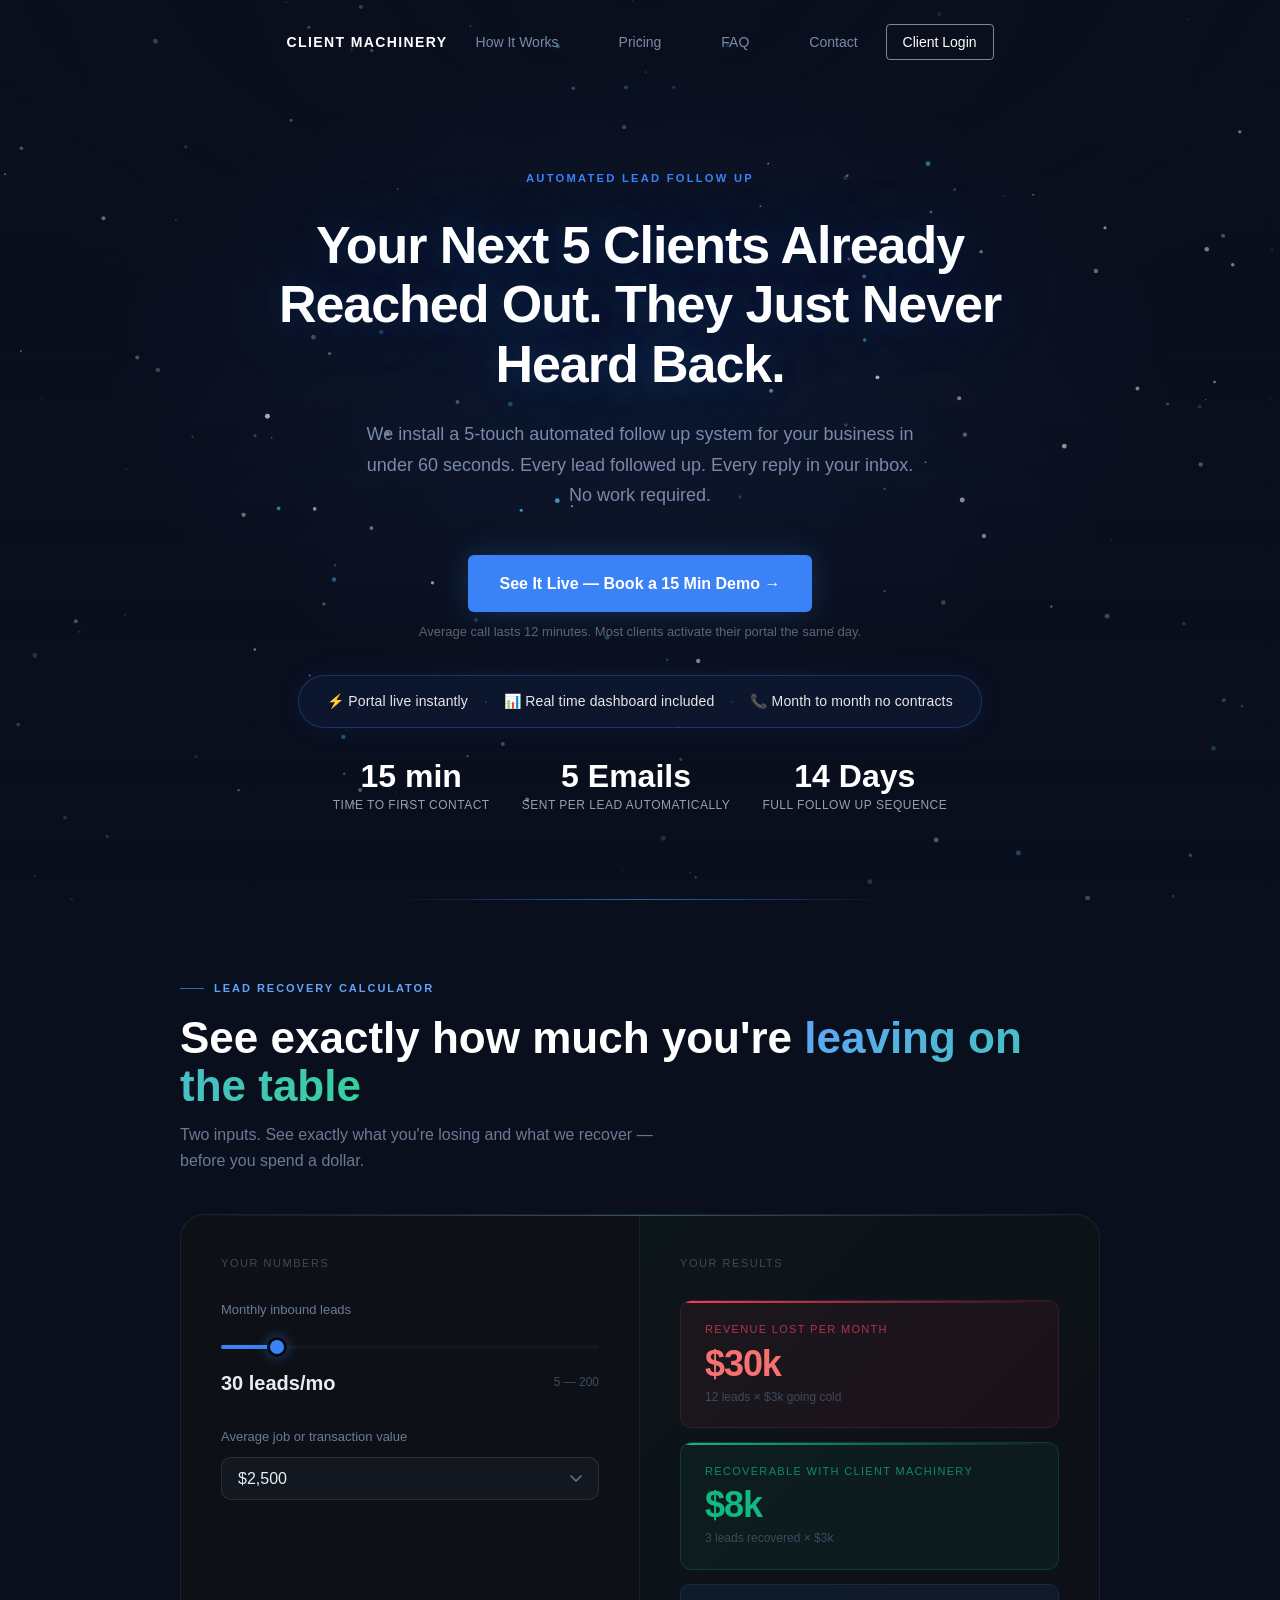
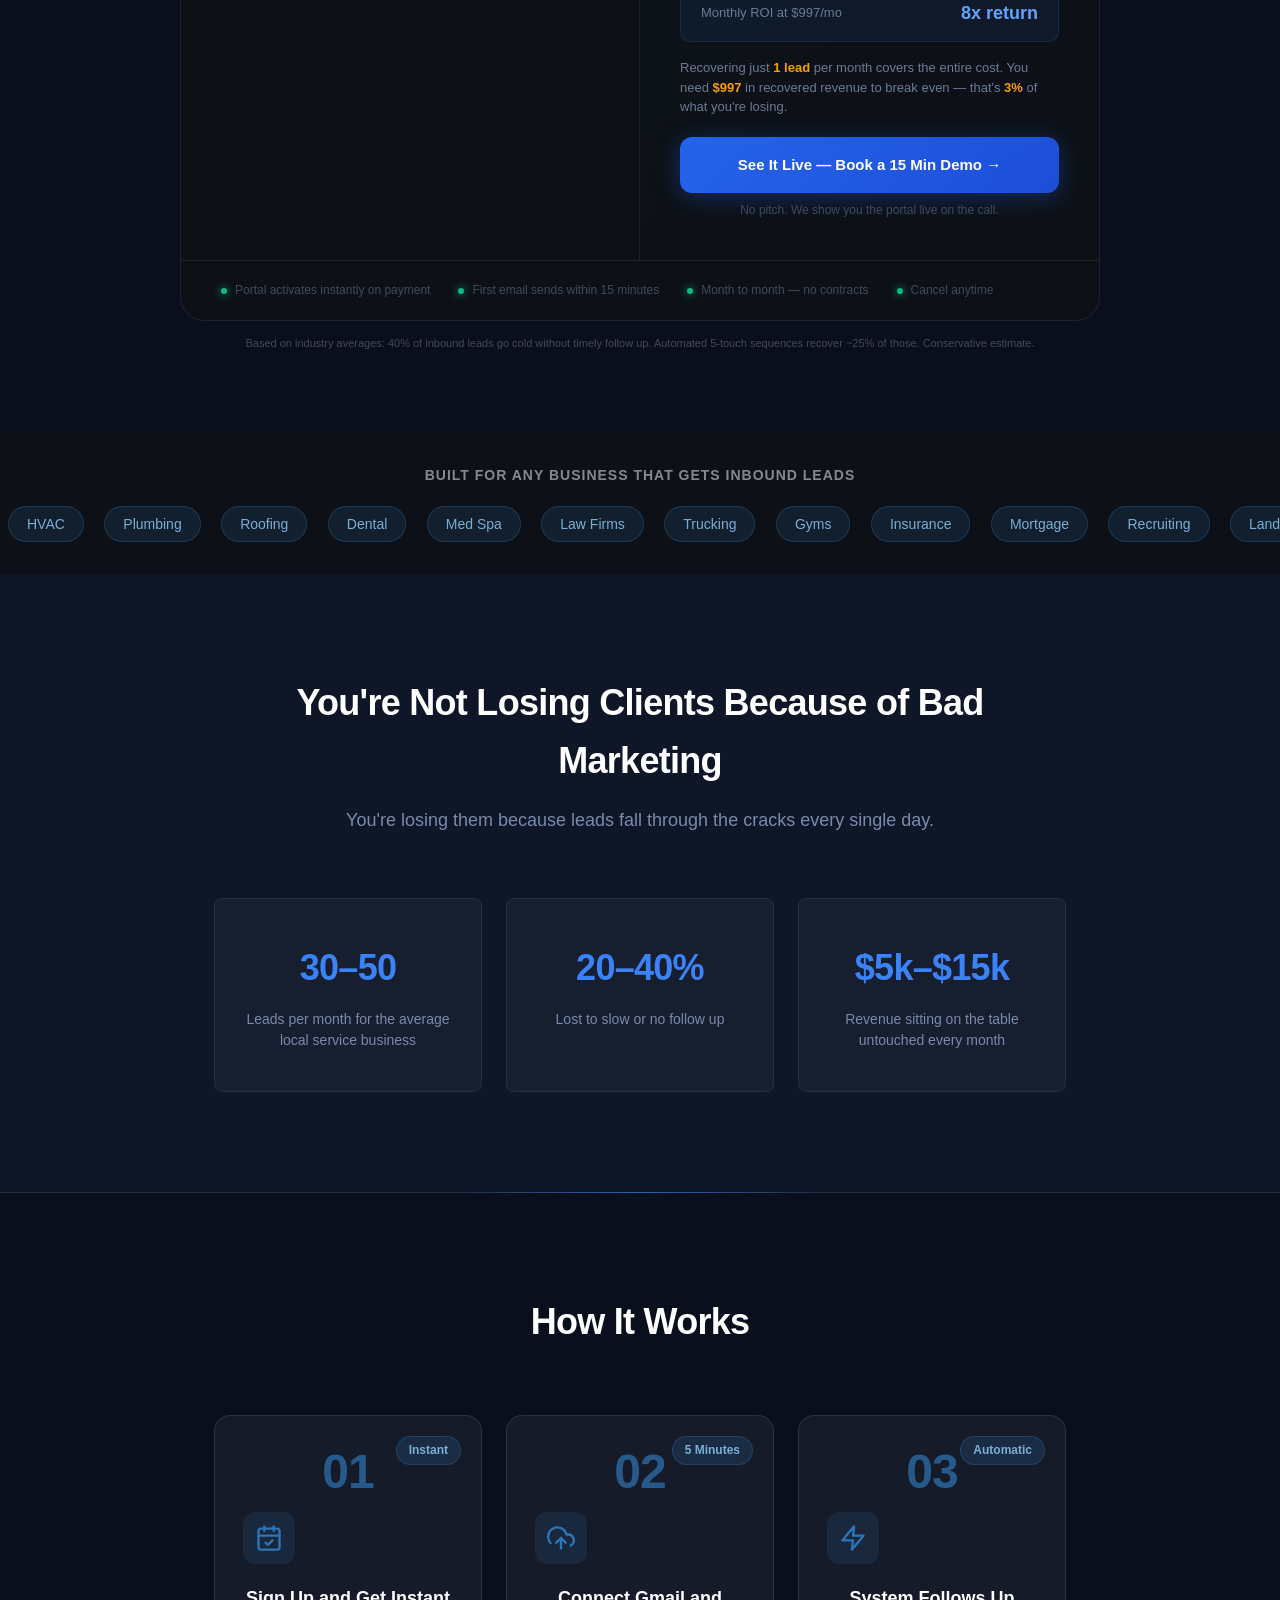
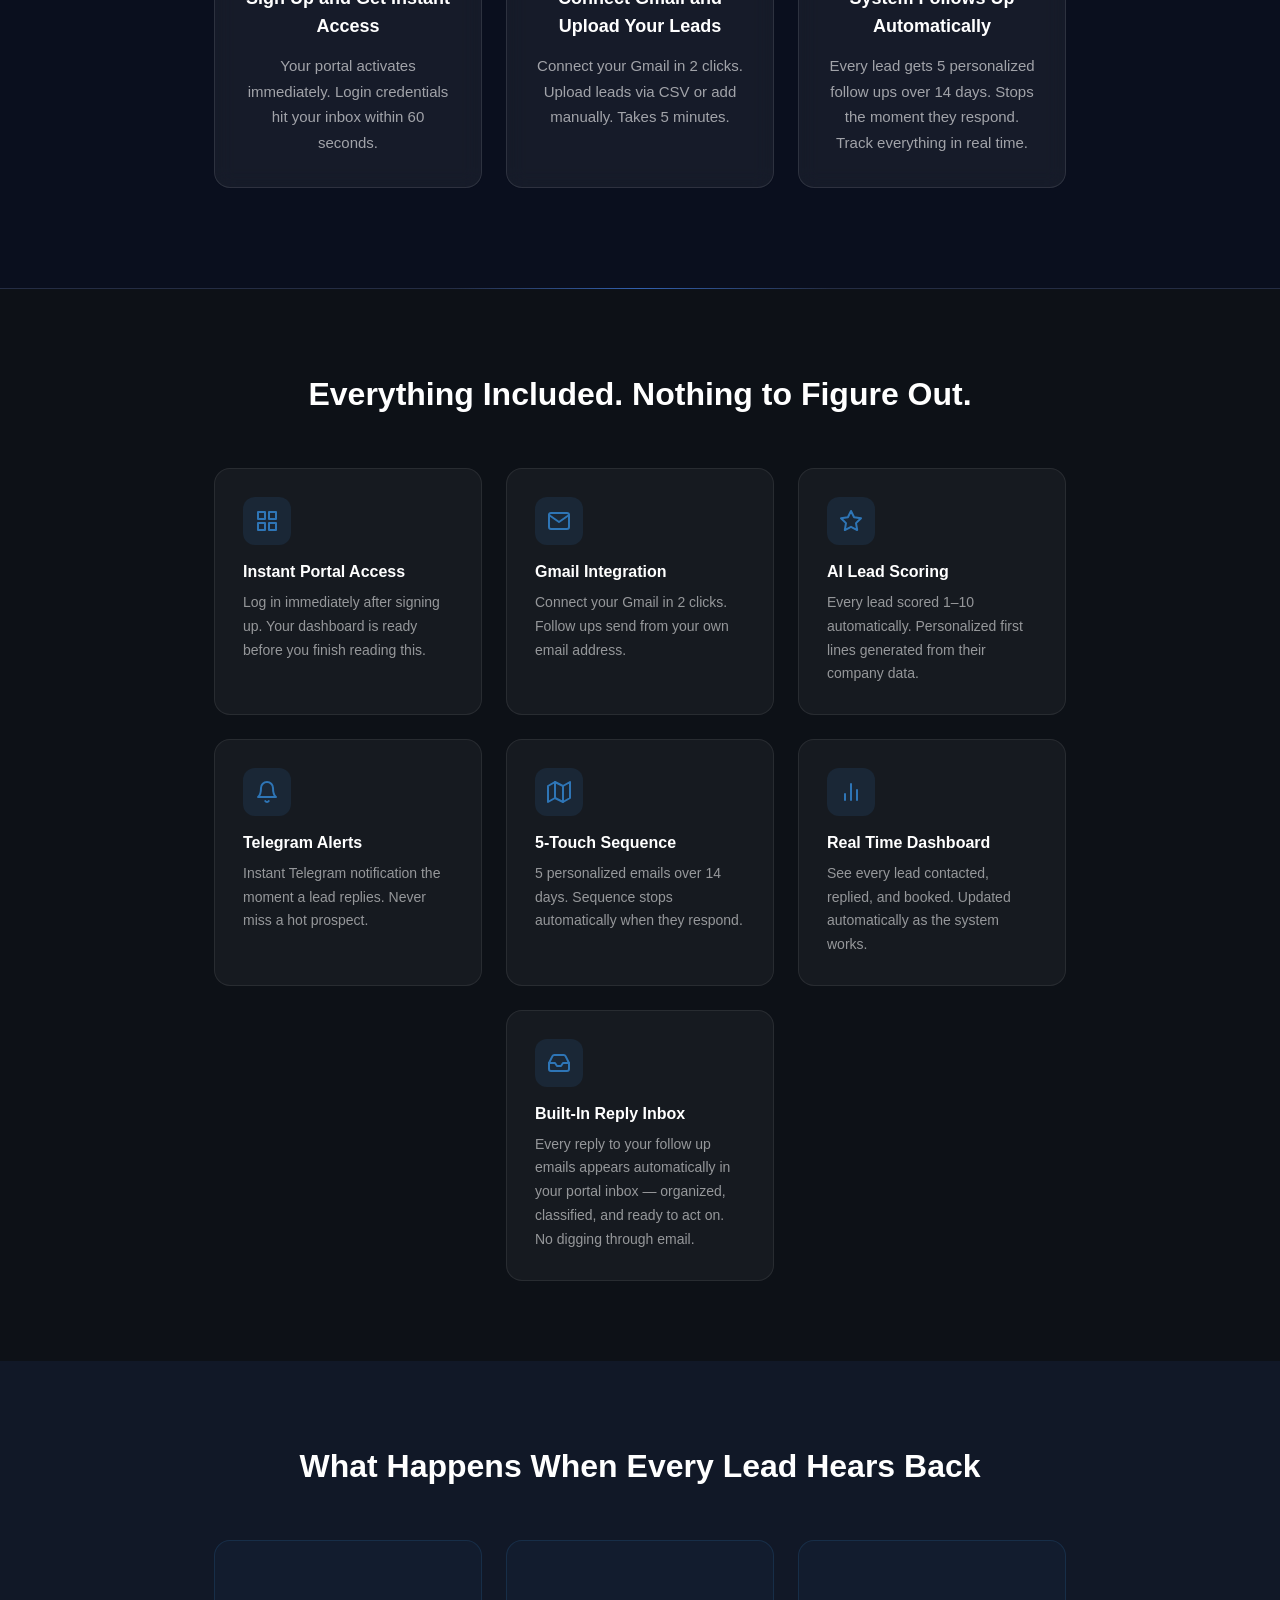
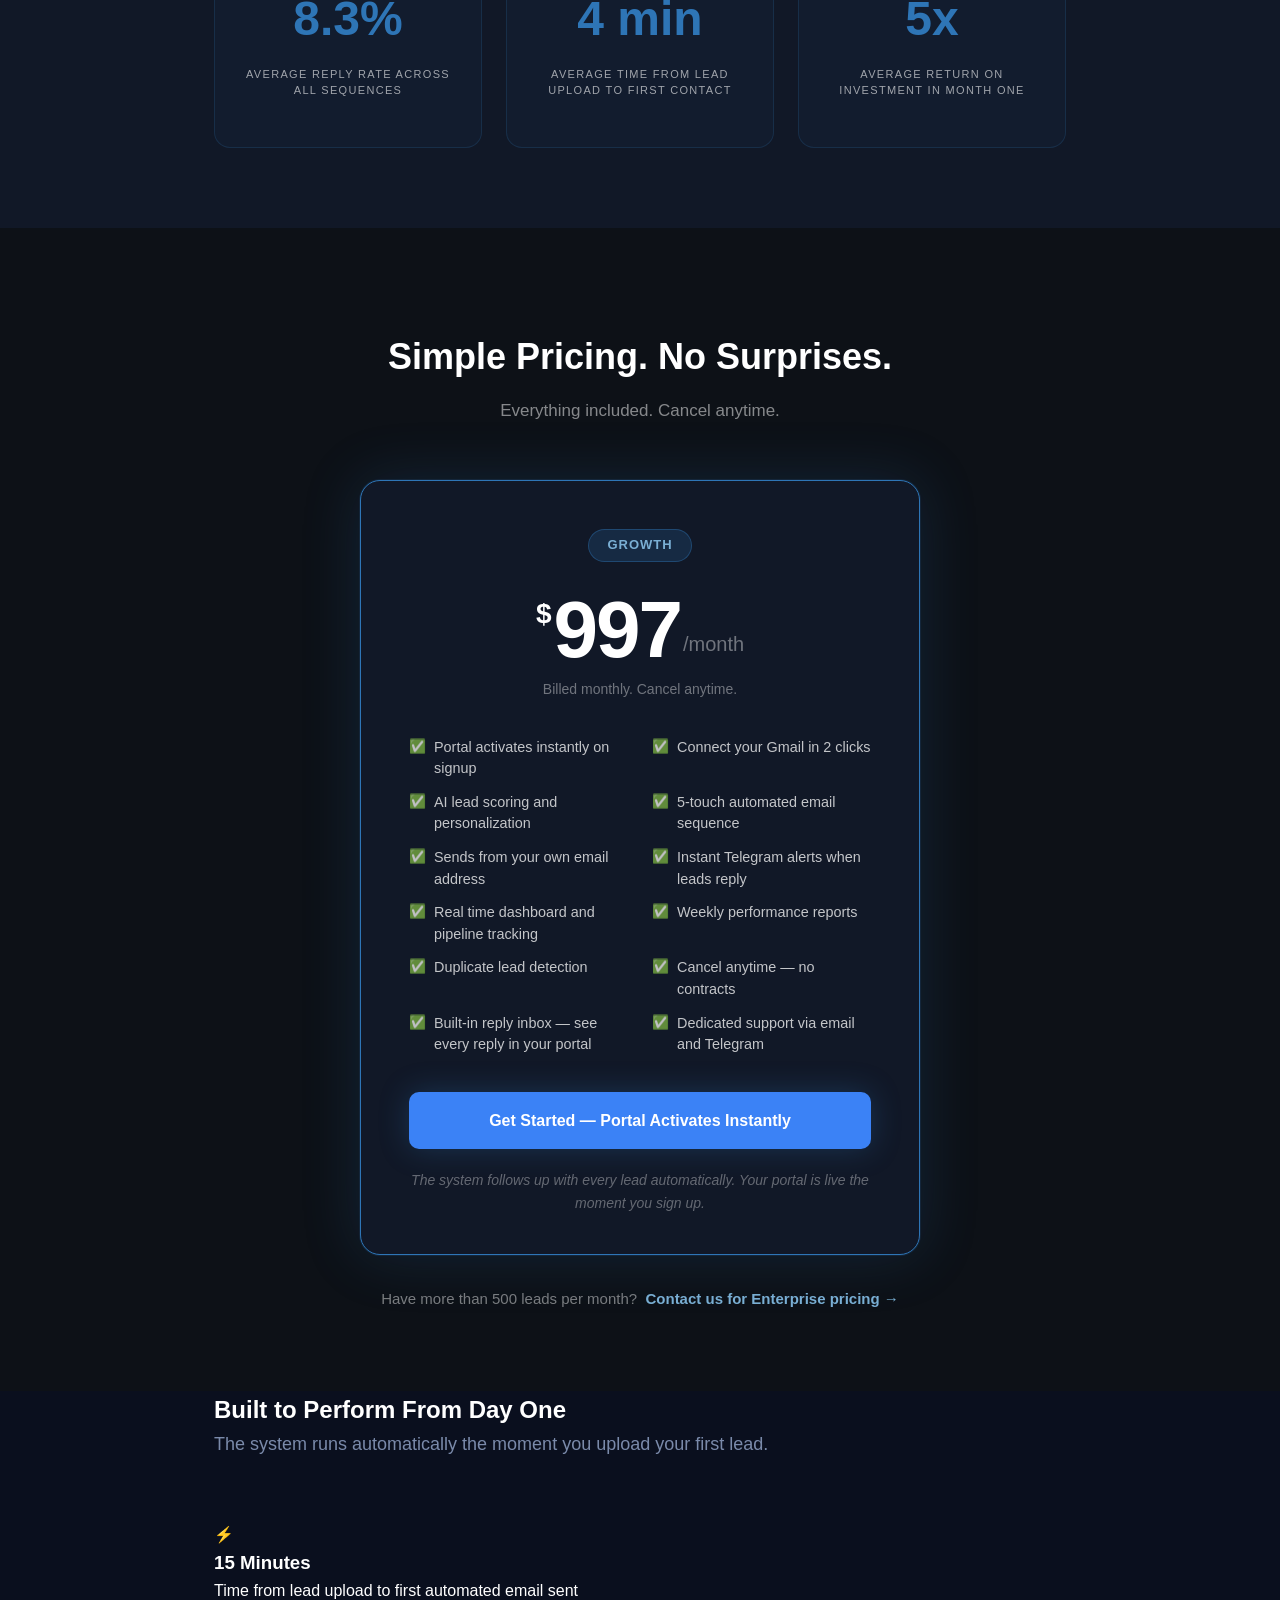
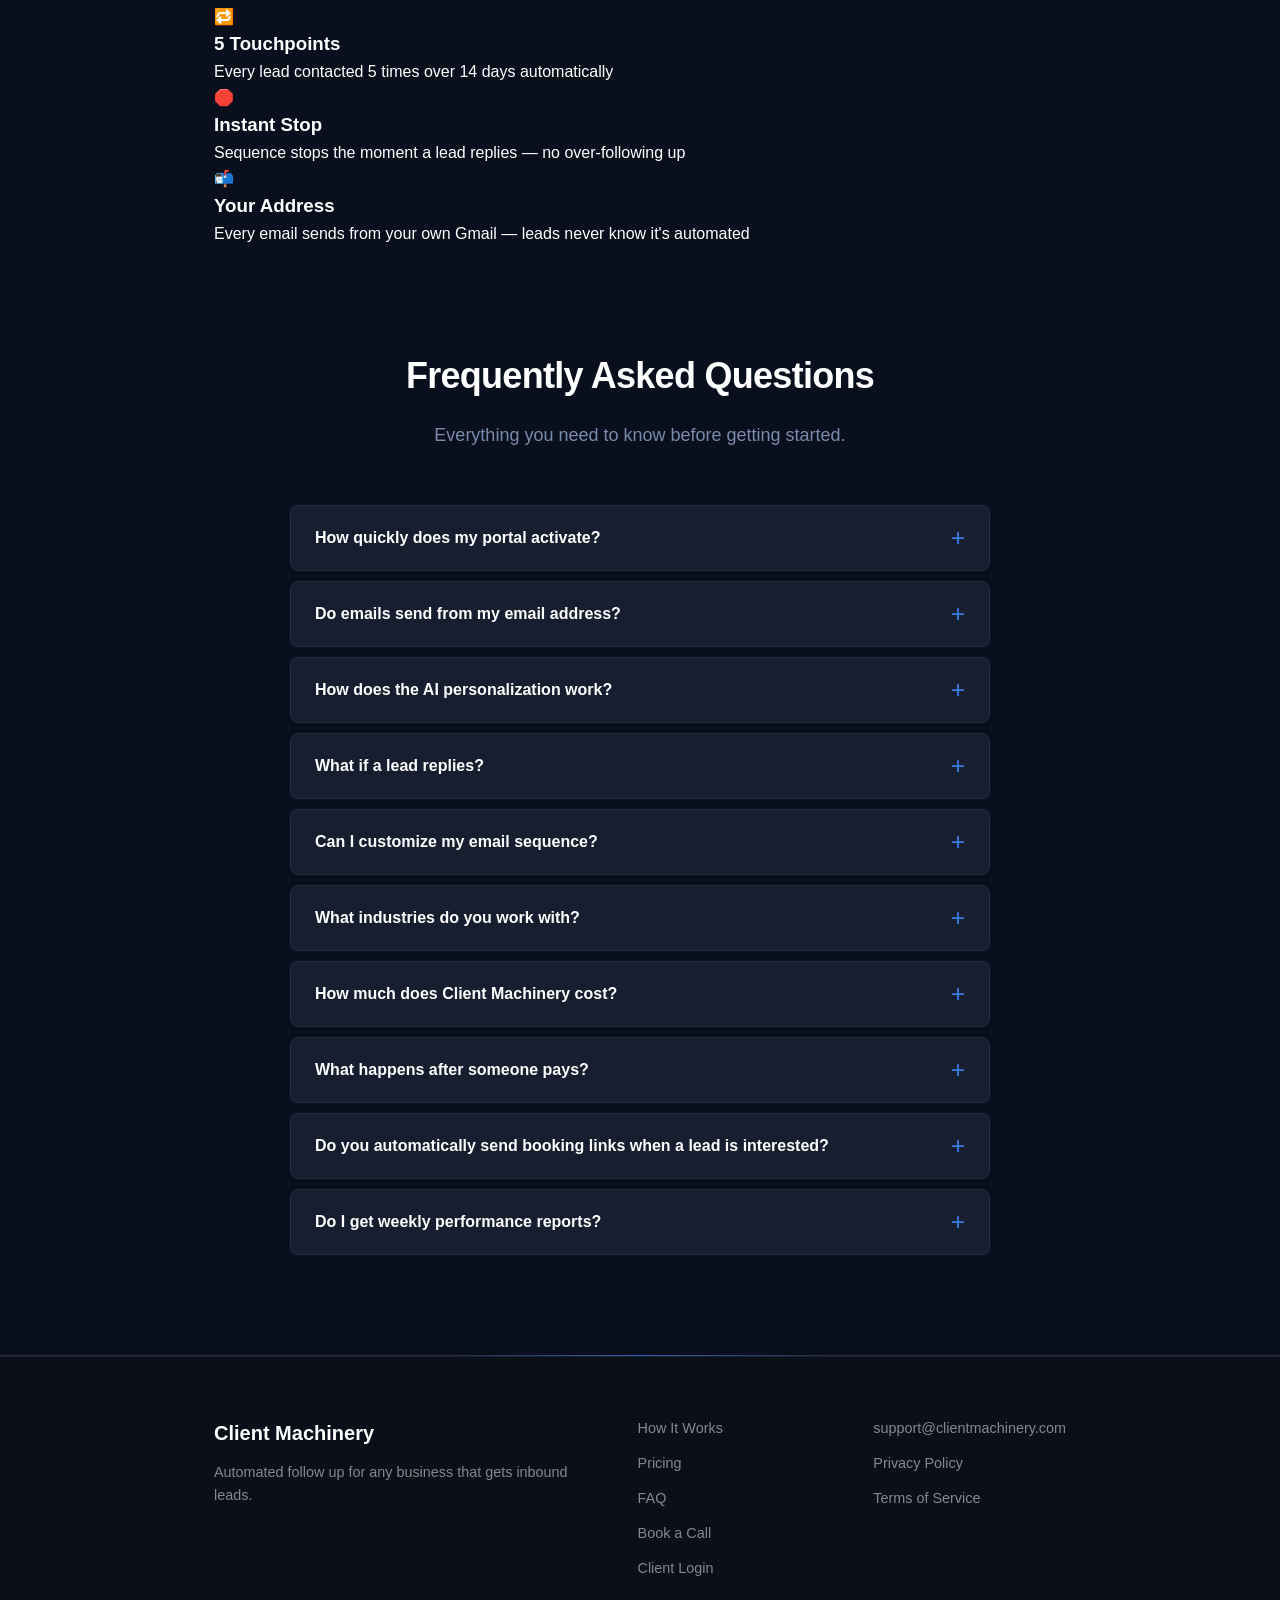
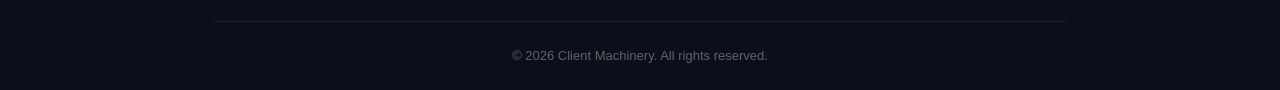
<file: index.html>
<!DOCTYPE html>
<html lang="en">
<head>
    <meta charset="UTF-8">
    <meta name="viewport" content="width=device-width, initial-scale=1.0">
    <title>Client Machinery — Automated Lead Follow Up for Any Business</title>
    <meta name="description" content="Your next clients already reached out. They just never heard back. Client Machinery installs automated follow up that contacts every lead and gives you a real time dashboard. Portal activates instantly.">

    <!-- Open Graph -->
    <meta property="og:title" content="Stop Losing Leads | Client Machinery">
    <meta property="og:description" content="Your next clients already reached out. They just never heard back. We install automated follow up that contacts every lead and gives you a real time dashboard to track results.">
    <meta property="og:type" content="website">
    <meta property="og:url" content="https://clientmachinery.com">
    <meta property="og:image" content="https://clientmachinery.com/images/og-image.jpg">

    <!-- Twitter Card -->
    <meta name="twitter:card" content="summary_large_image">
    <meta name="twitter:title" content="Stop Losing Leads | Client Machinery">
    <meta name="twitter:description" content="Your next clients already reached out. They just never heard back. Automated follow up system with real time dashboard. Portal live instantly.">

    <!-- Google tag (gtag.js) -->
    <script async src="https://www.googletagmanager.com/gtag/js?id=G-2QRNZY3D98"></script>
    <script>
      window.dataLayer = window.dataLayer || [];
      function gtag(){dataLayer.push(arguments);}
      gtag('js', new Date());
      gtag('config', 'G-2QRNZY3D98');
    </script>

    <!-- Canonical -->
    <link rel="canonical" href="https://clientmachinery.com">
    <meta name="keywords" content="automated lead follow up, gmail integration, telegram alerts, 5-touch email sequence, lead follow up automation, missed leads recovery, automated lead response, small business automation, HVAC lead follow up, dental lead follow up, law firm lead follow up, trucking lead management, done for you automation">
    <meta name="author" content="Client Machinery">
    <meta name="robots" content="index, follow">

    <!-- Performance -->
    <link rel="preconnect" href="https://fonts.googleapis.com">
    <link rel="dns-prefetch" href="https://www.googletagmanager.com">
    <meta name="theme-color" content="#1E3A5F">

    <link rel="stylesheet" href="css/style.css">
    <meta name="msvalidate.01" content="82C1C898D32EE2C1C20B52DD4D81F81C" />

    <!-- Organization Structured Data -->
    <script type="application/ld+json">
    {
      "@context": "https://schema.org",
      "@type": "Organization",
      "name": "Client Machinery",
      "url": "https://clientmachinery.com",
      "logo": "https://clientmachinery.com/images/logo.png",
      "description": "Done-for-you automated lead follow up system for any business that gets inbound leads. Portal live instantly when you sign up.",
      "contactPoint": {
        "@type": "ContactPoint",
        "email": "support@clientmachinery.com",
        "contactType": "customer service"
      },
      "sameAs": [
        "https://www.linkedin.com/company/clientmachinery"
      ],
      "offers": {
        "@type": "Offer",
        "name": "Automated Lead Follow Up System",
        "price": "997",
        "priceCurrency": "USD",
        "priceSpecification": {
          "@type": "UnitPriceSpecification",
          "price": "997",
          "priceCurrency": "USD",
          "unitCode": "MON"
        }
      }
    }
    </script>

    <!-- FAQ Structured Data -->
    <script type="application/ld+json">
    {
      "@context": "https://schema.org",
      "@type": "FAQPage",
      "mainEntity": [
        {
          "@type": "Question",
          "name": "How quickly does my portal activate?",
          "acceptedAnswer": {
            "@type": "Answer",
            "text": "Instantly. The moment payment confirms your portal is created, your Google Sheet is set up, and your login credentials are emailed to you. Most clients are uploading their first leads within 10 minutes of signing up."
          }
        },
        {
          "@type": "Question",
          "name": "Do emails send from my email address?",
          "acceptedAnswer": {
            "@type": "Answer",
            "text": "Yes. Connect your Gmail in your portal settings in about 2 clicks. From that point all follow up emails send from your own address and replies come directly to you."
          }
        },
        {
          "@type": "Question",
          "name": "How does the AI personalization work?",
          "acceptedAnswer": {
            "@type": "Answer",
            "text": "When you upload leads our AI scores each one 1-10 based on how likely they are to need your service, generates a personalized pain point, and writes a custom opening line for their email based on their company data."
          }
        },
        {
          "@type": "Question",
          "name": "What if a lead replies?",
          "acceptedAnswer": {
            "@type": "Answer",
            "text": "The sequence stops automatically the moment they respond. You get an instant Telegram alert with their reply. No lead gets followed up after responding."
          }
        },
        {
          "@type": "Question",
          "name": "Can I customize my email sequence?",
          "acceptedAnswer": {
            "@type": "Answer",
            "text": "Yes. In your portal under My Sequence you can edit the subject line and body of any of your 5 emails. Changes take effect on the next scheduled send."
          }
        },
        {
          "@type": "Question",
          "name": "What industries do you work with?",
          "acceptedAnswer": {
            "@type": "Answer",
            "text": "Any business that gets inbound leads including HVAC, plumbing, roofing, dental, med spa, personal injury law, trucking, gyms, mortgage brokers, insurance agencies, and recruiting firms."
          }
        },
        {
          "@type": "Question",
          "name": "How much does Client Machinery cost?",
          "acceptedAnswer": {
            "@type": "Answer",
            "text": "$997 per month. Month to month, no contracts."
          }
        },
        {
          "@type": "Question",
          "name": "What happens after someone pays?",
          "acceptedAnswer": {
            "@type": "Answer",
            "text": "Your portal activates instantly. You receive login credentials by email immediately. Upload your leads and the automated follow up sequence starts within minutes."
          }
        }
      ]
    }
    </script>
</head>
<body>

    <!-- Hero -->
    <section class="hero">
        <nav class="nav">
            <div class="nav-logo">Client Machinery</div>
            <div class="nav-links" id="nav-links">
                <a href="#how-it-works" class="nav-link">How It Works</a>
                <a href="#pricing" class="nav-link">Pricing</a>
                <a href="#faq" class="nav-link">FAQ</a>
                <a href="#contact" class="nav-link">Contact</a>
            </div>
            <div class="nav-actions">
                <a href="/portal" class="btn-ghost-nav">Client Login</a>
                <button class="hamburger" id="hamburger" aria-label="Open navigation menu">
                    <span></span>
                    <span></span>
                    <span></span>
                </button>
            </div>
        </nav>

        <!-- Mobile overlay -->
        <div class="mobile-overlay" id="mobile-overlay" aria-hidden="true">
            <button class="mobile-overlay-close" id="mobile-overlay-close" aria-label="Close navigation">✕</button>
            <nav class="mobile-overlay-nav">
                <a href="#how-it-works" class="mobile-overlay-link">How It Works</a>
                <a href="#pricing" class="mobile-overlay-link">Pricing</a>
                <a href="#faq" class="mobile-overlay-link">FAQ</a>
                <a href="#contact" class="mobile-overlay-link">Contact</a>
            </nav>
            <a href="/portal" class="btn-primary mobile-overlay-cta">Client Login</a>
        </div>
        <div class="hero-content">
            <p class="eyebrow">AUTOMATED LEAD FOLLOW UP</p>
            <h1>Your Next 5 Clients Already Reached Out. They Just Never Heard Back.</h1>
            <p class="subheadline">We install a 5-touch automated follow up system for your business in under 60 seconds. Every lead followed up. Every reply in your inbox. No work required.</p>
            <div class="hero-cta">
                <a href="https://calendly.com/donald-clientmachinery/15min" class="btn-primary" target="_blank" rel="noopener">See It Live — Book a 15 Min Demo →</a>
                <span style="font-size:13px;color:rgba(255,255,255,0.35);text-align:center;margin-top:10px;display:block;">Average call lasts 12 minutes. Most clients activate their portal the same day.</span>
            </div>
            <div class="trust-bar">
                <span>⚡ Portal live instantly</span>
                <span class="trust-divider">·</span>
                <span>📊 Real time dashboard included</span>
                <span class="trust-divider">·</span>
                <span>📞 Month to month no contracts</span>
            </div>
            <div class="hero-counters">
                <div class="hero-counter">
                    <div class="counter-number" data-target="15" id="ctr-leads">0</div>
                    <div class="counter-label">Time to First Contact</div>
                </div>
                <div class="hero-counter">
                    <div class="counter-number">5 Emails</div>
                    <div class="counter-label">Sent Per Lead Automatically</div>
                </div>
                <div class="hero-counter">
                    <div class="counter-number">14 Days</div>
                    <div class="counter-label">Full Follow Up Sequence</div>
                </div>
            </div>
        </div>
    </section>

    <!-- ROI Calculator -->
    <section class="calc-section">
      <div class="calc-section-label">Lead Recovery Calculator</div>
      <h2>See exactly how much you're <span>leaving on the table</span></h2>
      <p class="calc-subtitle">Two inputs. See exactly what you're losing and what we recover — before you spend a dollar.</p>

      <div class="calc-card">
        <div class="calc-grid">
          <div class="input-panel">
            <div class="panel-label">Your Numbers</div>
            <div class="calc-field">
              <label>Monthly inbound leads</label>
              <input type="range" id="calc-leads" min="5" max="200" value="30" step="5">
              <div class="range-display">
                <span class="range-value"><span id="calc-leads-val">30</span> leads/mo</span>
                <span class="range-minmax">5 — 200</span>
              </div>
            </div>
            <div class="calc-field">
              <label>Average job or transaction value</label>
              <select id="calc-value" class="calc-select">
                <option value="500">$500</option>
                <option value="1000">$1,000</option>
                <option value="2500" selected>$2,500</option>
                <option value="5000">$5,000</option>
                <option value="10000">$10,000</option>
                <option value="25000">$25,000+</option>
              </select>
            </div>
          </div>

          <div class="output-panel">
            <div>
              <div class="panel-label">Your Results</div>
              <div class="loss-block">
                <div class="result-label loss-label">Revenue lost per month</div>
                <div class="loss-amount" id="calc-loss">$36,000</div>
                <div class="result-sub" id="calc-loss-sub">12 leads × $3,000 going cold</div>
              </div>
              <div class="recovery-block">
                <div class="result-label recovery-label">Recoverable with Client Machinery</div>
                <div class="recovery-amount" id="calc-recovery-amt">$9,000</div>
                <div class="result-sub" id="calc-recovery-sub">3 leads recovered × $3,000</div>
              </div>
              <div class="roi-line">
                <span class="roi-line-label">Monthly ROI at $997/mo</span>
                <span class="roi-line-value" id="calc-roi">9x return</span>
              </div>
              <p class="breakeven-text">
                Recovering just <strong id="calc-be-leads">1 lead</strong> per month covers the entire cost.
                You need <strong>$997</strong> in recovered revenue to break even —
                that's <strong id="calc-be-pct">11%</strong> of what you're losing.
              </p>
            </div>
            <div>
              <a href="https://calendly.com/donald-clientmachinery/15min"
                 target="_blank" rel="noopener" class="calc-cta-btn">
                See It Live — Book a 15 Min Demo →
              </a>
              <p class="calc-cta-note">No pitch. We show you the portal live on the call.</p>
            </div>
          </div>
        </div>

        <div class="calc-bottom">
          <div class="calc-bottom-stat">
            <div class="calc-bottom-dot"></div>
            Portal activates instantly on payment
          </div>
          <div class="calc-bottom-stat">
            <div class="calc-bottom-dot"></div>
            First email sends within 15 minutes
          </div>
          <div class="calc-bottom-stat">
            <div class="calc-bottom-dot"></div>
            Month to month — no contracts
          </div>
          <div class="calc-bottom-stat">
            <div class="calc-bottom-dot"></div>
            Cancel anytime
          </div>
        </div>
      </div>
      <p class="calc-assumptions">Based on industry averages: 40% of inbound leads go cold without timely follow up. Automated 5-touch sequences recover ~25% of those. Conservative estimate.</p>
    </section>

    <!-- Industry Marquee -->
    <section class="industry-marquee fade-in-section">
        <div class="marquee-title">Built for Any Business That Gets Inbound Leads</div>
        <div class="marquee-track">
            <div class="marquee-content">
                <span class="industry-pill">HVAC</span>
                <span class="industry-pill">Plumbing</span>
                <span class="industry-pill">Roofing</span>
                <span class="industry-pill">Dental</span>
                <span class="industry-pill">Med Spa</span>
                <span class="industry-pill">Law Firms</span>
                <span class="industry-pill">Trucking</span>
                <span class="industry-pill">Gyms</span>
                <span class="industry-pill">Insurance</span>
                <span class="industry-pill">Mortgage</span>
                <span class="industry-pill">Recruiting</span>
                <span class="industry-pill">Landscaping</span>
                <span class="industry-pill">Chiropractor</span>
                <span class="industry-pill">Mortgage Broker</span>
                <span class="industry-pill">Med Spa</span>
                <span class="industry-pill">Personal Injury Law</span>
                <span class="industry-pill">HVAC</span>
                <span class="industry-pill">Plumbing</span>
                <span class="industry-pill">Roofing</span>
                <span class="industry-pill">Dental</span>
                <span class="industry-pill">Med Spa</span>
                <span class="industry-pill">Law Firms</span>
                <span class="industry-pill">Trucking</span>
                <span class="industry-pill">Gyms</span>
                <span class="industry-pill">Insurance</span>
                <span class="industry-pill">Mortgage</span>
                <span class="industry-pill">Recruiting</span>
                <span class="industry-pill">Landscaping</span>
                <span class="industry-pill">Chiropractor</span>
                <span class="industry-pill">Mortgage Broker</span>
                <span class="industry-pill">Med Spa</span>
                <span class="industry-pill">Personal Injury Law</span>
            </div>
        </div>
    </section>

    <!-- Problem -->
    <section class="problem">
        <div class="container">
            <h2>You're Not Losing Clients Because of Bad Marketing</h2>
            <p class="section-sub">You're losing them because leads fall through the cracks every single day.</p>
            <div class="stats-grid">
                <div class="stat">
                    <span class="stat-number">30–50</span>
                    <span class="stat-label">Leads per month for the average local service business</span>
                </div>
                <div class="stat">
                    <span class="stat-number">20–40%</span>
                    <span class="stat-label">Lost to slow or no follow up</span>
                </div>
                <div class="stat">
                    <span class="stat-number">$5k–$15k</span>
                    <span class="stat-label">Revenue sitting on the table untouched every month</span>
                </div>
            </div>
        </div>
    </section>

    <!-- How It Works -->
    <section class="how-it-works fade-in-section" id="how-it-works">
        <div class="container">
            <h2>How It Works</h2>
            <div class="steps-grid">
                <div class="step-card">
                    <div class="step-badge">Instant</div>
                    <div class="step-number">01</div>
                    <div class="step-icon">
                        <svg xmlns="http://www.w3.org/2000/svg" width="28" height="28" viewBox="0 0 24 24" fill="none" stroke="currentColor" stroke-width="2" stroke-linecap="round" stroke-linejoin="round"><rect x="3" y="4" width="18" height="18" rx="2" ry="2"/><line x1="16" y1="2" x2="16" y2="6"/><line x1="8" y1="2" x2="8" y2="6"/><line x1="3" y1="10" x2="21" y2="10"/><polyline points="9 16 11 18 15 14"/></svg>
                    </div>
                    <h3>Sign Up and Get Instant Access</h3>
                    <p>Your portal activates immediately. Login credentials hit your inbox within 60 seconds.</p>
                </div>
                <div class="step-card">
                    <div class="step-badge">5 Minutes</div>
                    <div class="step-number">02</div>
                    <div class="step-icon">
                        <svg xmlns="http://www.w3.org/2000/svg" width="28" height="28" viewBox="0 0 24 24" fill="none" stroke="currentColor" stroke-width="2" stroke-linecap="round" stroke-linejoin="round"><polyline points="16 16 12 12 8 16"/><line x1="12" y1="12" x2="12" y2="21"/><path d="M20.39 18.39A5 5 0 0 0 18 9h-1.26A8 8 0 1 0 3 16.3"/></svg>
                    </div>
                    <h3>Connect Gmail and Upload Your Leads</h3>
                    <p>Connect your Gmail in 2 clicks. Upload leads via CSV or add manually. Takes 5 minutes.</p>
                </div>
                <div class="step-card">
                    <div class="step-badge">Automatic</div>
                    <div class="step-number">03</div>
                    <div class="step-icon">
                        <svg xmlns="http://www.w3.org/2000/svg" width="28" height="28" viewBox="0 0 24 24" fill="none" stroke="currentColor" stroke-width="2" stroke-linecap="round" stroke-linejoin="round"><polygon points="13 2 3 14 12 14 11 22 21 10 12 10 13 2"/></svg>
                    </div>
                    <h3>System Follows Up Automatically</h3>
                    <p>Every lead gets 5 personalized follow ups over 14 days. Stops the moment they respond. Track everything in real time.</p>
                </div>
            </div>
        </div>
    </section>

    <!-- Features -->
    <section class="features-section fade-in-section" id="features">
        <div class="container">
            <h2>Everything Included. Nothing to Figure Out.</h2>
            <div class="features-grid">
                <div class="feature-card">
                    <div class="feature-icon">
                        <svg xmlns="http://www.w3.org/2000/svg" width="24" height="24" viewBox="0 0 24 24" fill="none" stroke="currentColor" stroke-width="2" stroke-linecap="round" stroke-linejoin="round"><rect x="3" y="3" width="7" height="7"/><rect x="14" y="3" width="7" height="7"/><rect x="14" y="14" width="7" height="7"/><rect x="3" y="14" width="7" height="7"/></svg>
                    </div>
                    <h3>Instant Portal Access</h3>
                    <p>Log in immediately after signing up. Your dashboard is ready before you finish reading this.</p>
                </div>
                <div class="feature-card">
                    <div class="feature-icon">
                        <svg xmlns="http://www.w3.org/2000/svg" width="24" height="24" viewBox="0 0 24 24" fill="none" stroke="currentColor" stroke-width="2" stroke-linecap="round" stroke-linejoin="round"><path d="M4 4h16c1.1 0 2 .9 2 2v12c0 1.1-.9 2-2 2H4c-1.1 0-2-.9-2-2V6c0-1.1.9-2 2-2z"/><polyline points="22,6 12,13 2,6"/></svg>
                    </div>
                    <h3>Gmail Integration</h3>
                    <p>Connect your Gmail in 2 clicks. Follow ups send from your own email address.</p>
                </div>
                <div class="feature-card">
                    <div class="feature-icon">
                        <svg xmlns="http://www.w3.org/2000/svg" width="24" height="24" viewBox="0 0 24 24" fill="none" stroke="currentColor" stroke-width="2" stroke-linecap="round" stroke-linejoin="round"><polygon points="12 2 15.09 8.26 22 9.27 17 14.14 18.18 21.02 12 17.77 5.82 21.02 7 14.14 2 9.27 8.91 8.26 12 2"/></svg>
                    </div>
                    <h3>AI Lead Scoring</h3>
                    <p>Every lead scored 1–10 automatically. Personalized first lines generated from their company data.</p>
                </div>
                <div class="feature-card">
                    <div class="feature-icon">
                        <svg xmlns="http://www.w3.org/2000/svg" width="24" height="24" viewBox="0 0 24 24" fill="none" stroke="currentColor" stroke-width="2" stroke-linecap="round" stroke-linejoin="round"><path d="M18 8A6 6 0 0 0 6 8c0 7-3 9-3 9h18s-3-2-3-9"/><path d="M13.73 21a2 2 0 0 1-3.46 0"/></svg>
                    </div>
                    <h3>Telegram Alerts</h3>
                    <p>Instant Telegram notification the moment a lead replies. Never miss a hot prospect.</p>
                </div>
                <div class="feature-card">
                    <div class="feature-icon">
                        <svg xmlns="http://www.w3.org/2000/svg" width="24" height="24" viewBox="0 0 24 24" fill="none" stroke="currentColor" stroke-width="2" stroke-linecap="round" stroke-linejoin="round"><polygon points="1 6 1 22 8 18 16 22 23 18 23 2 16 6 8 2 1 6"/><line x1="8" y1="2" x2="8" y2="18"/><line x1="16" y1="6" x2="16" y2="22"/></svg>
                    </div>
                    <h3>5-Touch Sequence</h3>
                    <p>5 personalized emails over 14 days. Sequence stops automatically when they respond.</p>
                </div>
                <div class="feature-card">
                    <div class="feature-icon">
                        <svg xmlns="http://www.w3.org/2000/svg" width="24" height="24" viewBox="0 0 24 24" fill="none" stroke="currentColor" stroke-width="2" stroke-linecap="round" stroke-linejoin="round"><line x1="18" y1="20" x2="18" y2="10"/><line x1="12" y1="20" x2="12" y2="4"/><line x1="6" y1="20" x2="6" y2="14"/></svg>
                    </div>
                    <h3>Real Time Dashboard</h3>
                    <p>See every lead contacted, replied, and booked. Updated automatically as the system works.</p>
                </div>
                <div class="feature-card">
                    <div class="feature-icon">
                        <svg xmlns="http://www.w3.org/2000/svg" width="24" height="24" viewBox="0 0 24 24" fill="none" stroke="currentColor" stroke-width="2" stroke-linecap="round" stroke-linejoin="round"><polyline points="22 12 16 12 14 15 10 15 8 12 2 12"/><path d="M5.45 5.11L2 12v6a2 2 0 0 0 2 2h16a2 2 0 0 0 2-2v-6l-3.45-6.89A2 2 0 0 0 16.76 4H7.24a2 2 0 0 0-1.79 1.11z"/></svg>
                    </div>
                    <h3>Built-In Reply Inbox</h3>
                    <p>Every reply to your follow up emails appears automatically in your portal inbox — organized, classified, and ready to act on. No digging through email.</p>
                </div>
            </div>
        </div>
    </section>

    <!-- Results -->
    <section class="results-section fade-in-section">
        <div class="container">
            <h2>What Happens When Every Lead Hears Back</h2>
            <div class="results-grid">
                <div class="result-card">
                    <div class="result-number">8.3%</div>
                    <div class="result-label">Average reply rate across all sequences</div>
                </div>
                <div class="result-card">
                    <div class="result-number">4 min</div>
                    <div class="result-label">Average time from lead upload to first contact</div>
                </div>
                <div class="result-card">
                    <div class="result-number">5x</div>
                    <div class="result-label">Average return on investment in month one</div>
                </div>
            </div>
        </div>
    </section>

    <!-- Pricing -->
    <section class="pricing-section" id="pricing">
        <div class="container">
            <div class="pricing-header">
                <h2>Simple Pricing. No Surprises.</h2>
                <p class="pricing-subtitle">Everything included. Cancel anytime.</p>
            </div>

            <div class="pricing-card-wrap">
                <div class="pricing-card-new">
                    <div class="pricing-plan-badge">Growth</div>

                    <div class="pricing-price-row">
                        <span class="pricing-dollar">$</span>
                        <span class="pricing-amount">997</span>
                        <span class="pricing-period">/month</span>
                    </div>
                    <p class="pricing-billing">Billed monthly. Cancel anytime.</p>

                    <ul class="pricing-features-grid">
                        <li><span class="pf-check">✅</span> Portal activates instantly on signup</li>
                        <li><span class="pf-check">✅</span> Connect your Gmail in 2 clicks</li>
                        <li><span class="pf-check">✅</span> AI lead scoring and personalization</li>
                        <li><span class="pf-check">✅</span> 5-touch automated email sequence</li>
                        <li><span class="pf-check">✅</span> Sends from your own email address</li>
                        <li><span class="pf-check">✅</span> Instant Telegram alerts when leads reply</li>
                        <li><span class="pf-check">✅</span> Real time dashboard and pipeline tracking</li>
                        <li><span class="pf-check">✅</span> Weekly performance reports</li>
                        <li><span class="pf-check">✅</span> Duplicate lead detection</li>
                        <li><span class="pf-check">✅</span> Cancel anytime — no contracts</li>
                        <li><span class="pf-check">✅</span> Built-in reply inbox — see every reply in your portal</li>
                        <li><span class="pf-check">✅</span> Dedicated support via email and Telegram</li>
                    </ul>

                    <a href="https://buy.stripe.com/28E5kx0701PR76k3Ks8EM02" class="btn-primary pricing-cta" target="_blank" rel="noopener">
                        Get Started — Portal Activates Instantly
                    </a>

                    <p class="pricing-guarantee">The system follows up with every lead automatically.
Your portal is live the moment you sign up.</p>
                </div>
            </div>

            <p class="pricing-enterprise">
                Have more than 500 leads per month?&nbsp;
                <a href="mailto:support@clientmachinery.com">Contact us for Enterprise pricing &rarr;</a>
            </p>
        </div>
    </section>

    <!-- Social Proof -->
    <section class="results-proof fade-in-section">
      <div class="container">
        <h2>Built to Perform From Day One</h2>
        <p class="section-sub">The system runs automatically the moment you upload your first lead.</p>
        <div class="proof-grid">
          <div class="proof-card">
            <div class="proof-icon">⚡</div>
            <h3>15 Minutes</h3>
            <p>Time from lead upload to first automated email sent</p>
          </div>
          <div class="proof-card">
            <div class="proof-icon">🔁</div>
            <h3>5 Touchpoints</h3>
            <p>Every lead contacted 5 times over 14 days automatically</p>
          </div>
          <div class="proof-card">
            <div class="proof-icon">🛑</div>
            <h3>Instant Stop</h3>
            <p>Sequence stops the moment a lead replies — no over-following up</p>
          </div>
          <div class="proof-card">
            <div class="proof-icon">📬</div>
            <h3>Your Address</h3>
            <p>Every email sends from your own Gmail — leads never know it's automated</p>
          </div>
        </div>
      </div>
    </section>

    <!-- FAQ -->
    <section class="faq" id="faq">
        <div class="container">
            <h2>Frequently Asked Questions</h2>
            <p class="section-sub">Everything you need to know before getting started.</p>
            <div class="faq-list">

                <div class="faq-item">
                    <button class="faq-question" aria-expanded="false">
                        How quickly does my portal activate?
                        <span class="faq-icon">+</span>
                    </button>
                    <div class="faq-answer">
                        <p>Instantly. The moment payment confirms your portal is created, your Google Sheet is set up, and your login credentials are emailed to you. Most clients are uploading their first leads within 10 minutes of signing up.</p>
                    </div>
                </div>

                <div class="faq-item">
                    <button class="faq-question" aria-expanded="false">
                        Do emails send from my email address?
                        <span class="faq-icon">+</span>
                    </button>
                    <div class="faq-answer">
                        <p>Yes. Connect your Gmail in your portal settings in about 2 clicks. From that point all follow up emails send from your own address and replies come directly to you.</p>
                    </div>
                </div>

                <div class="faq-item">
                    <button class="faq-question" aria-expanded="false">
                        How does the AI personalization work?
                        <span class="faq-icon">+</span>
                    </button>
                    <div class="faq-answer">
                        <p>When you upload leads our AI scores each one 1-10 based on how likely they are to need your service, generates a personalized pain point, and writes a custom opening line for their email based on their company data.</p>
                    </div>
                </div>

                <div class="faq-item">
                    <button class="faq-question" aria-expanded="false">
                        What if a lead replies?
                        <span class="faq-icon">+</span>
                    </button>
                    <div class="faq-answer">
                        <p>The sequence stops automatically the moment they respond. You get an instant Telegram alert with their reply. No lead gets followed up after responding.</p>
                    </div>
                </div>

                <div class="faq-item">
                    <button class="faq-question" aria-expanded="false">
                        Can I customize my email sequence?
                        <span class="faq-icon">+</span>
                    </button>
                    <div class="faq-answer">
                        <p>Yes. In your portal under My Sequence you can edit the subject line and body of any of your 5 emails. Changes take effect on the next scheduled send.</p>
                    </div>
                </div>

                <div class="faq-item">
                    <button class="faq-question" aria-expanded="false">
                        What industries do you work with?
                        <span class="faq-icon">+</span>
                    </button>
                    <div class="faq-answer">
                        <p>Any business that gets inbound leads including HVAC, plumbing, roofing, dental, med spa, personal injury law, trucking, gyms, mortgage brokers, insurance agencies, and recruiting firms.</p>
                    </div>
                </div>

                <div class="faq-item">
                    <button class="faq-question" aria-expanded="false">
                        How much does Client Machinery cost?
                        <span class="faq-icon">+</span>
                    </button>
                    <div class="faq-answer">
                        <p>$997 per month. Month to month, no contracts.</p>
                    </div>
                </div>

                <div class="faq-item">
                    <button class="faq-question" aria-expanded="false">
                        What happens after someone pays?
                        <span class="faq-icon">+</span>
                    </button>
                    <div class="faq-answer">
                        <p>Your portal activates instantly. You receive login credentials by email immediately. Upload your leads and the automated follow up sequence starts within minutes.</p>
                    </div>
                </div>

                <div class="faq-item">
                    <button class="faq-question" aria-expanded="false">
                        Do you automatically send booking links when a lead is interested?
                        <span class="faq-icon">+</span>
                    </button>
                    <div class="faq-answer">
                        <p>Yes. Add your Calendly link in your portal settings. When a lead replies and is classified as Interested or Meeting Ready the system automatically sends them your booking link so they can schedule directly.</p>
                    </div>
                </div>

                <div class="faq-item">
                    <button class="faq-question" aria-expanded="false">
                        Do I get weekly performance reports?
                        <span class="faq-icon">+</span>
                    </button>
                    <div class="faq-answer">
                        <p>Yes. Every Monday morning you receive an automatic email showing leads contacted, replies received, interested leads, and calls booked for the past week.</p>
                    </div>
                </div>

            </div>
        </div>
    </section>

    <!-- Industry-Specific SEO Content -->
    <section class="industries-seo" style="display:none" aria-hidden="true">
        <h2>Automated Lead Follow Up for HVAC Companies</h2>
        <p>HVAC businesses lose thousands in revenue every month to slow follow up. Our automated system contacts every inbound lead within minutes and follows up 5 times over 14 days.</p>

        <h2>Automated Lead Follow Up for Dental Practices</h2>
        <p>Dental practices with automated follow up convert 30% more new patient inquiries into booked appointments. Client Machinery installs the system and gives you a real time dashboard.</p>

        <h2>Automated Lead Follow Up for Personal Injury Law Firms</h2>
        <p>Personal injury attorneys who follow up within the first hour convert 7x more case inquiries. Our done-for-you system makes that happen automatically for every lead.</p>

        <h2>Automated Lead Follow Up for Trucking Companies</h2>
        <p>Trucking and freight operations lose quote requests every day to competitors who respond faster. Client Machinery automates your follow up so no shipper inquiry goes unanswered.</p>

        <h2>Automated Lead Follow Up for Med Spas</h2>
        <p>Med spas and aesthetic practices that follow up on consultation requests within 5 minutes book 80% more appointments. Our system makes instant follow up automatic.</p>

        <h2>Automated Lead Follow Up for Plumbing Companies</h2>
        <p>Plumbing businesses that respond to inbound leads within the hour win significantly more jobs. Client Machinery installs automated follow up so every lead hears back immediately.</p>
    </section>

    <!-- Footer -->
    <footer class="site-footer" id="contact">
        <div class="container">
            <div class="footer-grid">
                <div class="footer-brand">
                    <div class="footer-logo">Client Machinery</div>
                    <p class="footer-tagline">Automated follow up for any business that gets inbound leads.</p>
                </div>
                <div class="footer-links">
                    <a href="#how-it-works">How It Works</a>
                    <a href="#pricing">Pricing</a>
                    <a href="#faq">FAQ</a>
                    <a href="https://calendly.com/donald-clientmachinery/15min" target="_blank" rel="noopener">Book a Call</a>
                    <a href="/portal">Client Login</a>
                </div>
                <div class="footer-contact">
                    <a href="mailto:support@clientmachinery.com">support@clientmachinery.com</a>
                    <a href="/privacy">Privacy Policy</a>
                    <a href="/terms">Terms of Service</a>
                </div>
            </div>
            <div class="footer-bottom">
                <p>&copy; 2026 Client Machinery. All rights reserved.</p>
            </div>
        </div>
    </footer>

    <script src="js/main.js"></script>
    <script>
(function() {
  var leads = document.getElementById('calc-leads');
  var val = document.getElementById('calc-value');

  function fmt(n) {
    if (n >= 1000000) return '$' + (n/1000000).toFixed(1) + 'M';
    if (n >= 1000) return '$' + (n/1000).toFixed(0) + 'k';
    return '$' + n.toLocaleString();
  }

  function updateSlider(s, min, max) {
    var pct = ((s.value - min) / (max - min)) * 100;
    s.style.background =
      'linear-gradient(to right, #3b82f6 ' + pct + '%, #131820 ' + pct + '%)';
  }

  function calc() {
    var l = parseInt(leads.value);
    var v = parseInt(val.value);

    var cold = Math.round(l * 0.40);
    var loss = cold * v;
    var recovery = Math.round(cold * 0.25) * v;
    var recovered = Math.round(cold * 0.25);
    var roi = recovery > 0 ? Math.round(recovery / 997) : 0;
    var beLeads = Math.ceil(997 / v);
    var bePct = loss > 0 ? Math.round((997 / loss) * 100) : 0;
    var bePctDisplay = bePct < 1 ? 'less than 1' : Math.min(bePct, 99);

    document.getElementById('calc-leads-val').textContent = l.toLocaleString();
    document.getElementById('calc-loss').textContent = fmt(loss);
    document.getElementById('calc-loss-sub').textContent = cold + ' leads × ' + fmt(v) + ' going cold';
    document.getElementById('calc-recovery-amt').textContent = fmt(recovery);
    document.getElementById('calc-recovery-sub').textContent = recovered + ' leads recovered × ' + fmt(v);
    document.getElementById('calc-roi').textContent = roi + 'x return';
    document.getElementById('calc-be-leads').textContent = beLeads + (beLeads === 1 ? ' lead' : ' leads');
    document.getElementById('calc-be-pct').textContent = bePctDisplay + '%';

    updateSlider(leads, 5, 200);
  }

  leads.addEventListener('input', calc);
  val.addEventListener('change', calc);
  calc();
}());
    </script>
    <script>
(function() {
    // Animate counters
    function animateCounter(el, target, suffix, duration) {
        var start = 0;
        var increment = target / (duration / 16);
        function step() {
            start += increment;
            if (start >= target) {
                el.textContent = target.toLocaleString() + suffix;
                return;
            }
            el.textContent = Math.floor(start).toLocaleString() + suffix;
            requestAnimationFrame(step);
        }
        requestAnimationFrame(step);
    }
    var observed = false;
    var observer = new IntersectionObserver(function(entries) {
        if (entries[0].isIntersecting && !observed) {
            observed = true;
            var leadsEl = document.getElementById('ctr-leads');
            var rateEl = document.getElementById('ctr-rate');
            var timeEl = document.getElementById('ctr-time');
            if (leadsEl) animateCounter(leadsEl, 15, ' min', 1000);
            if (rateEl) {
                var r = 0, target = 8.3, dur = 1500;
                var inc = target / (dur / 16);
                (function step() {
                    r += inc;
                    if (r >= target) { rateEl.textContent = '8.3%'; return; }
                    rateEl.textContent = r.toFixed(1) + '%';
                    requestAnimationFrame(step);
                })();
            }
            if (timeEl) {
                var t = 0, tTarget = 4, tDur = 1000;
                var tInc = tTarget / (tDur / 16);
                (function step() {
                    t += tInc;
                    if (t >= tTarget) { timeEl.textContent = '4 min'; return; }
                    timeEl.textContent = Math.floor(t) + ' min';
                    requestAnimationFrame(step);
                })();
            }
        }
    }, { threshold: 0.3 });
    var heroCounters = document.querySelector('.hero-counters');
    if (heroCounters) observer.observe(heroCounters);

    // Fade in sections on scroll
    var fadeEls = document.querySelectorAll('.fade-in-section');
    var fadeObserver = new IntersectionObserver(function(entries) {
        entries.forEach(function(entry) {
            if (entry.isIntersecting) {
                entry.target.classList.add('visible');
                fadeObserver.unobserve(entry.target);
            }
        });
    }, { threshold: 0.1 });
    fadeEls.forEach(function(el) { fadeObserver.observe(el); });
}());
    </script>
</body>
</html>
</file>
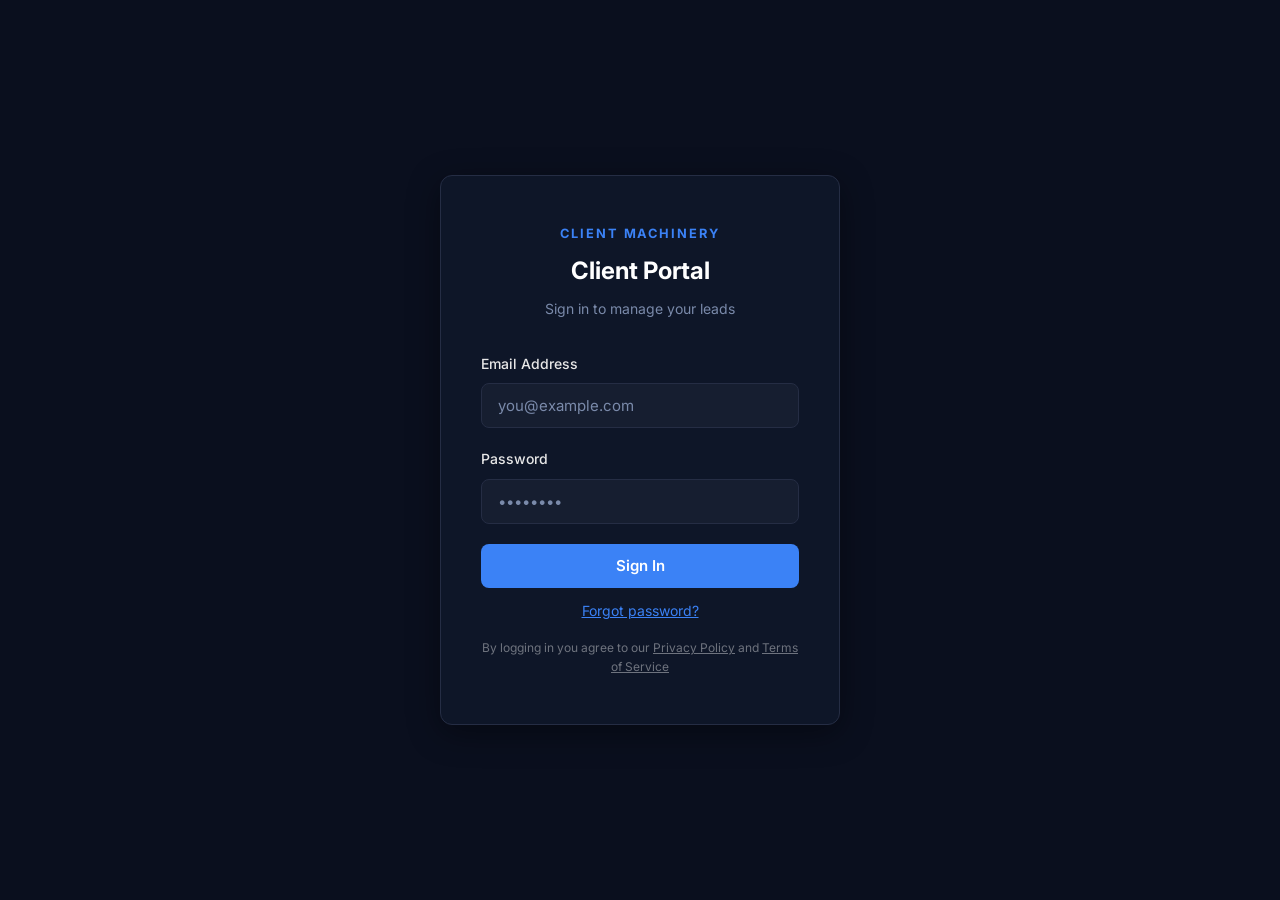
<file: portal/index.html>
<!DOCTYPE html>
<html lang="en">
<head>
    <meta charset="UTF-8">
    <meta name="viewport" content="width=device-width, initial-scale=1.0">
    <title>Client Portal — Client Machinery</title>
    <link rel="preconnect" href="https://fonts.googleapis.com">
    <link rel="preconnect" href="https://fonts.gstatic.com" crossorigin>
    <link href="https://fonts.googleapis.com/css2?family=Inter:wght@400;500;600;700;800&display=swap" rel="stylesheet">
    <link rel="stylesheet" href="/portal/css/portal.css">
</head>
<body>
    <div class="login-page">
        <div class="login-card">
            <div class="login-logo">Client Machinery</div>
            <h1 class="login-title">Client Portal</h1>
            <p class="login-subtitle">Sign in to manage your leads</p>

            <form id="login-form" novalidate>
                <div class="form-group">
                    <label for="email">Email Address</label>
                    <input type="email" id="email" name="email" placeholder="you@example.com" required autocomplete="email">
                </div>
                <div class="form-group">
                    <label for="password">Password</label>
                    <input type="password" id="password" name="password" placeholder="••••••••" required autocomplete="current-password">
                </div>
                <button type="submit" class="btn btn-primary" id="sign-in-btn">Sign In</button>
                <div class="error-msg" id="error-msg"></div>
                <p style="text-align:center;margin-top:12px;font-size:0.875rem;">
                    <a href="#" id="forgot-link" style="color:var(--accent);">Forgot password?</a>
                </p>
                <p class="privacy-notice">By logging in you agree to our <a href="/privacy">Privacy Policy</a> and <a href="/terms">Terms of Service</a></p>
            </form>
        </div>
    </div>

    <script>
        (function () {
            if (sessionStorage.getItem('cm_token')) {
                window.location.href = '/portal/dashboard';
            }

            const form = document.getElementById('login-form');
            const btn = document.getElementById('sign-in-btn');
            const errorMsg = document.getElementById('error-msg');

            function showError(msg) {
                errorMsg.textContent = msg;
                errorMsg.classList.add('visible');
            }

            function hideError() {
                errorMsg.classList.remove('visible');
            }

            form.addEventListener('submit', async function (e) {
                e.preventDefault();
                hideError();

                const email = document.getElementById('email').value.trim();
                const password = document.getElementById('password').value;

                if (!email || !password) {
                    showError('Please enter your email and password.');
                    return;
                }

                btn.disabled = true;
                btn.textContent = 'Signing in…';

                try {
                    const res = await fetch('/api/portal/login', {
                        method: 'POST',
                        headers: { 'Content-Type': 'application/json' },
                        body: JSON.stringify({ email, password }),
                    });

                    const data = await res.json();

                    if (!res.ok) {
                        showError(data.error || 'Login failed. Please try again.');
                        return;
                    }

                    sessionStorage.setItem('cm_token', data.token);
                    sessionStorage.setItem('cm_client', data.client_name);
                    sessionStorage.setItem('cm_business', data.business_name);
                    window.location.href = '/portal/dashboard';
                } catch (err) {
                    showError('Network error. Please try again.');
                } finally {
                    btn.disabled = false;
                    btn.textContent = 'Sign In';
                }
            });

            document.getElementById('forgot-link').addEventListener('click', async function (e) {
                e.preventDefault();
                const email = document.getElementById('email').value.trim();
                if (!email) {
                    showError('Enter your email address first, then click Forgot password.');
                    return;
                }
                try {
                    await fetch('/api/portal/forgot-password', {
                        method: 'POST',
                        headers: { 'Content-Type': 'application/json' },
                        body: JSON.stringify({ email }),
                    });
                    hideError();
                    errorMsg.style.color = '#16a34a';
                    errorMsg.textContent = 'If that email exists, a reset link has been sent.';
                    errorMsg.classList.add('visible');
                } catch (err) {
                    showError('Network error. Please try again.');
                }
            });
        }());
    </script>
</body>
</html>
</file>
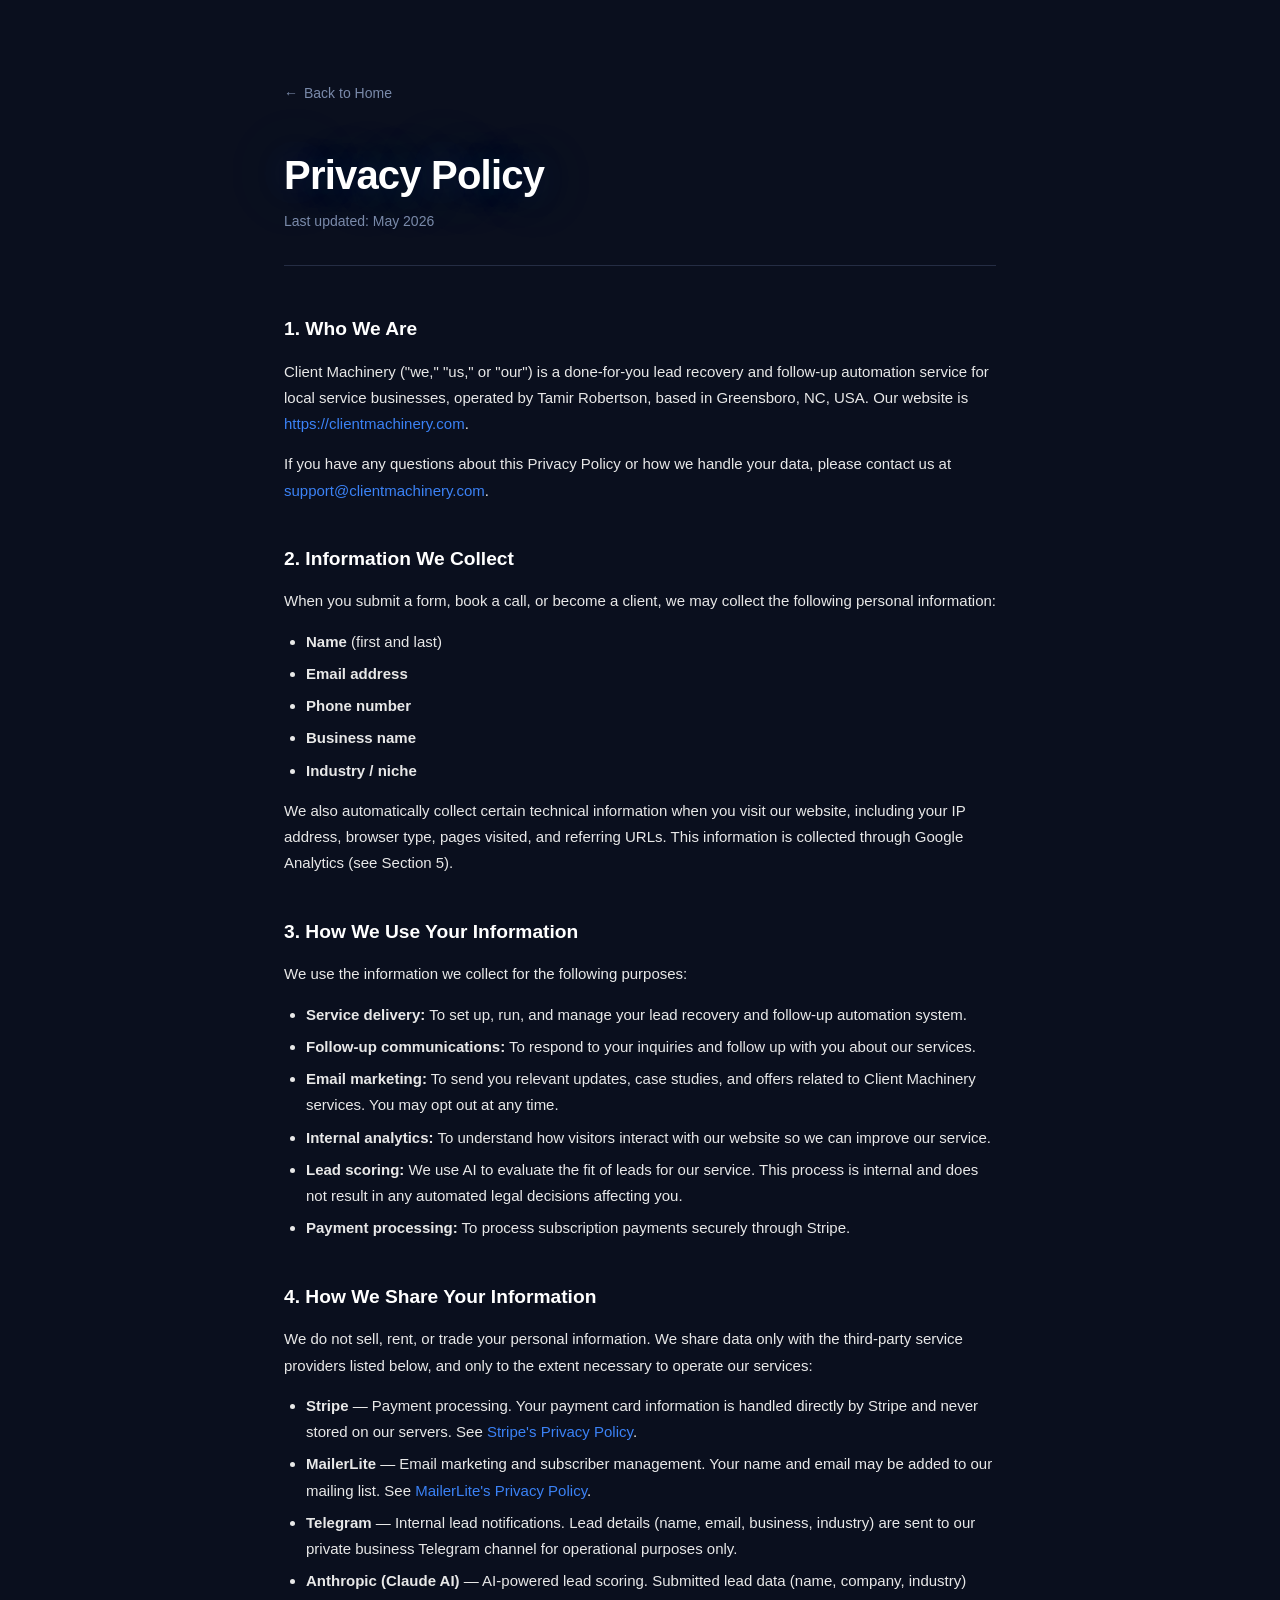
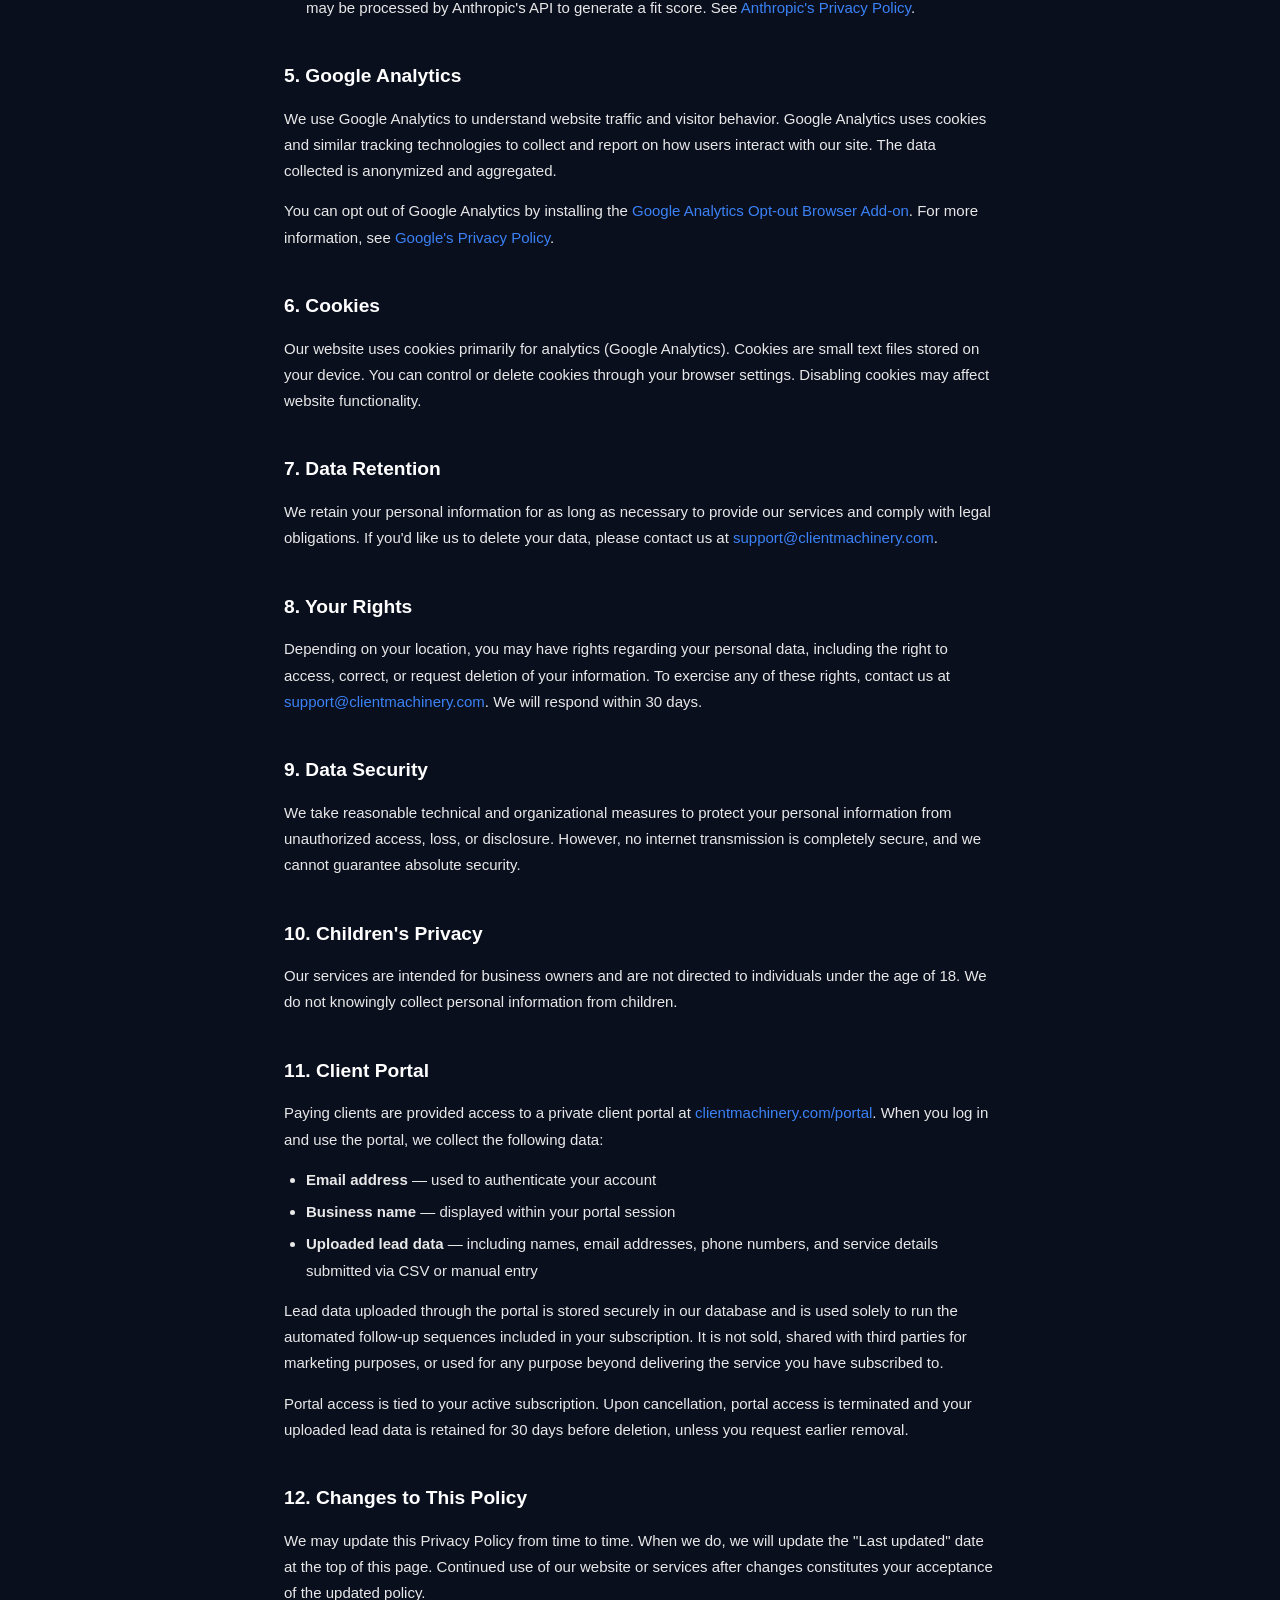
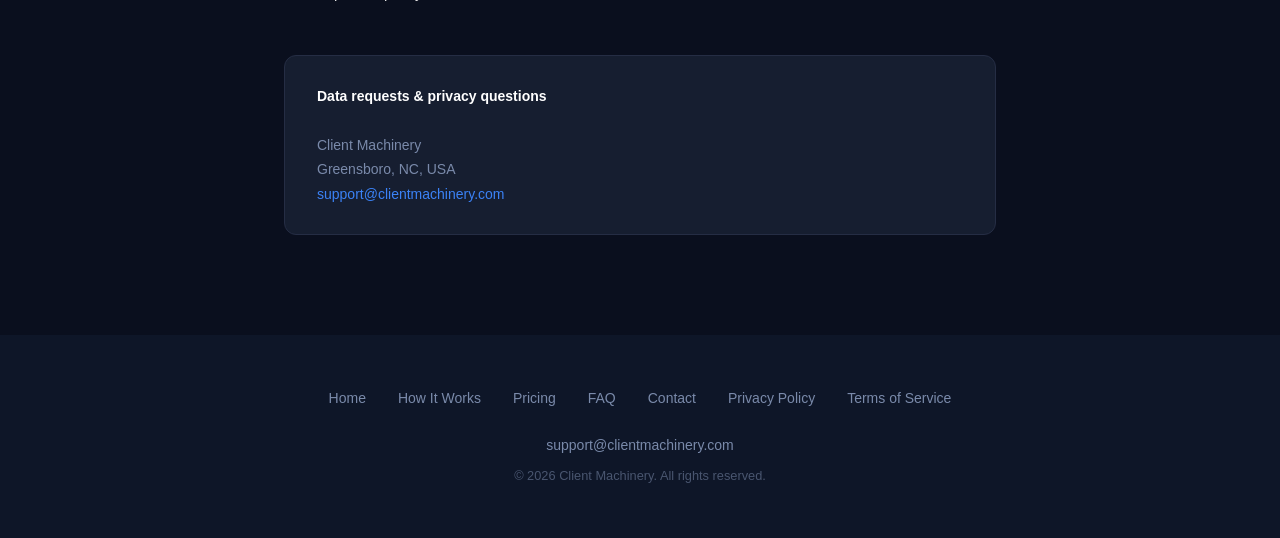
<file: privacy-policy.html>
<!DOCTYPE html>
<html lang="en">
<head>
    <meta charset="UTF-8">
    <meta name="viewport" content="width=device-width, initial-scale=1.0">
    <title>Privacy Policy | Client Machinery</title>
    <meta name="description" content="Privacy Policy for Client Machinery — learn how we collect, use, and protect your data.">
    <meta name="robots" content="index, follow">

    <!-- Google tag (gtag.js) -->
    <script async src="https://www.googletagmanager.com/gtag/js?id=G-2QRNZY3D98"></script>
    <script>
      window.dataLayer = window.dataLayer || [];
      function gtag(){dataLayer.push(arguments);}
      gtag('js', new Date());
      gtag('config', 'G-2QRNZY3D98');
    </script>

    <link rel="stylesheet" href="css/style.css">
    <style>
        .legal-page {
            min-height: 100vh;
            padding: 80px 0 100px;
        }
        .legal-page .container {
            max-width: 760px;
        }
        .legal-back {
            display: inline-flex;
            align-items: center;
            gap: 6px;
            color: var(--muted);
            text-decoration: none;
            font-size: 0.875rem;
            font-weight: 500;
            margin-bottom: 48px;
            transition: color 0.2s ease;
        }
        .legal-back:hover { color: var(--white); }
        .legal-back::before { content: '←'; }
        .legal-header {
            margin-bottom: 48px;
            padding-bottom: 32px;
            border-bottom: 1px solid var(--border);
        }
        .legal-header h1 {
            font-size: clamp(1.75rem, 4vw, 2.5rem);
            font-weight: 700;
            color: var(--white);
            margin-bottom: 12px;
        }
        .legal-updated {
            color: var(--muted);
            font-size: 0.875rem;
        }
        .legal-body h2 {
            font-size: 1.2rem;
            font-weight: 650;
            color: var(--white);
            margin: 40px 0 14px;
        }
        .legal-body h2:first-child { margin-top: 0; }
        .legal-body p {
            color: var(--off-white);
            font-size: 0.9375rem;
            line-height: 1.75;
            margin-bottom: 14px;
        }
        .legal-body ul {
            color: var(--off-white);
            font-size: 0.9375rem;
            line-height: 1.75;
            padding-left: 22px;
            margin-bottom: 14px;
        }
        .legal-body ul li { margin-bottom: 6px; }
        .legal-body a {
            color: var(--accent);
            text-decoration: none;
        }
        .legal-body a:hover { text-decoration: underline; }
        .legal-contact-box {
            margin-top: 48px;
            padding: 28px 32px;
            background: var(--mid);
            border: 1px solid var(--border);
            border-radius: 12px;
        }
        .legal-contact-box p {
            margin: 0;
            color: var(--muted);
            font-size: 0.875rem;
        }
        .legal-contact-box a { color: var(--accent); }
    </style>
</head>
<body>

    <section class="legal-page">
        <div class="container">
            <a href="/" class="legal-back">Back to Home</a>

            <div class="legal-header">
                <h1>Privacy Policy</h1>
                <p class="legal-updated">Last updated: May 2026</p>
            </div>

            <div class="legal-body">

                <h2>1. Who We Are</h2>
                <p>Client Machinery ("we," "us," or "our") is a done-for-you lead recovery and follow-up automation service for local service businesses, operated by Tamir Robertson, based in Greensboro, NC, USA. Our website is <a href="https://clientmachinery.com">https://clientmachinery.com</a>.</p>
                <p>If you have any questions about this Privacy Policy or how we handle your data, please contact us at <a href="mailto:support@clientmachinery.com">support@clientmachinery.com</a>.</p>

                <h2>2. Information We Collect</h2>
                <p>When you submit a form, book a call, or become a client, we may collect the following personal information:</p>
                <ul>
                    <li><strong>Name</strong> (first and last)</li>
                    <li><strong>Email address</strong></li>
                    <li><strong>Phone number</strong></li>
                    <li><strong>Business name</strong></li>
                    <li><strong>Industry / niche</strong></li>
                </ul>
                <p>We also automatically collect certain technical information when you visit our website, including your IP address, browser type, pages visited, and referring URLs. This information is collected through Google Analytics (see Section 5).</p>

                <h2>3. How We Use Your Information</h2>
                <p>We use the information we collect for the following purposes:</p>
                <ul>
                    <li><strong>Service delivery:</strong> To set up, run, and manage your lead recovery and follow-up automation system.</li>
                    <li><strong>Follow-up communications:</strong> To respond to your inquiries and follow up with you about our services.</li>
                    <li><strong>Email marketing:</strong> To send you relevant updates, case studies, and offers related to Client Machinery services. You may opt out at any time.</li>
                    <li><strong>Internal analytics:</strong> To understand how visitors interact with our website so we can improve our service.</li>
                    <li><strong>Lead scoring:</strong> We use AI to evaluate the fit of leads for our service. This process is internal and does not result in any automated legal decisions affecting you.</li>
                    <li><strong>Payment processing:</strong> To process subscription payments securely through Stripe.</li>
                </ul>

                <h2>4. How We Share Your Information</h2>
                <p>We do not sell, rent, or trade your personal information. We share data only with the third-party service providers listed below, and only to the extent necessary to operate our services:</p>
                <ul>
                    <li><strong>Stripe</strong> — Payment processing. Your payment card information is handled directly by Stripe and never stored on our servers. See <a href="https://stripe.com/privacy" target="_blank" rel="noopener">Stripe's Privacy Policy</a>.</li>
                    <li><strong>MailerLite</strong> — Email marketing and subscriber management. Your name and email may be added to our mailing list. See <a href="https://www.mailerlite.com/legal/privacy-policy" target="_blank" rel="noopener">MailerLite's Privacy Policy</a>.</li>
                    <li><strong>Telegram</strong> — Internal lead notifications. Lead details (name, email, business, industry) are sent to our private business Telegram channel for operational purposes only.</li>
                    <li><strong>Anthropic (Claude AI)</strong> — AI-powered lead scoring. Submitted lead data (name, company, industry) may be processed by Anthropic's API to generate a fit score. See <a href="https://www.anthropic.com/privacy" target="_blank" rel="noopener">Anthropic's Privacy Policy</a>.</li>
                </ul>

                <h2>5. Google Analytics</h2>
                <p>We use Google Analytics to understand website traffic and visitor behavior. Google Analytics uses cookies and similar tracking technologies to collect and report on how users interact with our site. The data collected is anonymized and aggregated.</p>
                <p>You can opt out of Google Analytics by installing the <a href="https://tools.google.com/dlpage/gaoptout" target="_blank" rel="noopener">Google Analytics Opt-out Browser Add-on</a>. For more information, see <a href="https://policies.google.com/privacy" target="_blank" rel="noopener">Google's Privacy Policy</a>.</p>

                <h2>6. Cookies</h2>
                <p>Our website uses cookies primarily for analytics (Google Analytics). Cookies are small text files stored on your device. You can control or delete cookies through your browser settings. Disabling cookies may affect website functionality.</p>

                <h2>7. Data Retention</h2>
                <p>We retain your personal information for as long as necessary to provide our services and comply with legal obligations. If you'd like us to delete your data, please contact us at <a href="mailto:support@clientmachinery.com">support@clientmachinery.com</a>.</p>

                <h2>8. Your Rights</h2>
                <p>Depending on your location, you may have rights regarding your personal data, including the right to access, correct, or request deletion of your information. To exercise any of these rights, contact us at <a href="mailto:support@clientmachinery.com">support@clientmachinery.com</a>. We will respond within 30 days.</p>

                <h2>9. Data Security</h2>
                <p>We take reasonable technical and organizational measures to protect your personal information from unauthorized access, loss, or disclosure. However, no internet transmission is completely secure, and we cannot guarantee absolute security.</p>

                <h2>10. Children's Privacy</h2>
                <p>Our services are intended for business owners and are not directed to individuals under the age of 18. We do not knowingly collect personal information from children.</p>

                <h2>11. Client Portal</h2>
                <p>Paying clients are provided access to a private client portal at <a href="https://clientmachinery.com/portal">clientmachinery.com/portal</a>. When you log in and use the portal, we collect the following data:</p>
                <ul>
                    <li><strong>Email address</strong> — used to authenticate your account</li>
                    <li><strong>Business name</strong> — displayed within your portal session</li>
                    <li><strong>Uploaded lead data</strong> — including names, email addresses, phone numbers, and service details submitted via CSV or manual entry</li>
                </ul>
                <p>Lead data uploaded through the portal is stored securely in our database and is used solely to run the automated follow-up sequences included in your subscription. It is not sold, shared with third parties for marketing purposes, or used for any purpose beyond delivering the service you have subscribed to.</p>
                <p>Portal access is tied to your active subscription. Upon cancellation, portal access is terminated and your uploaded lead data is retained for 30 days before deletion, unless you request earlier removal.</p>

                <h2>12. Changes to This Policy</h2>
                <p>We may update this Privacy Policy from time to time. When we do, we will update the "Last updated" date at the top of this page. Continued use of our website or services after changes constitutes your acceptance of the updated policy.</p>

                <div class="legal-contact-box">
                    <p><strong style="color: var(--white);">Data requests & privacy questions</strong><br><br>
                    Client Machinery<br>
                    Greensboro, NC, USA<br>
                    <a href="mailto:support@clientmachinery.com">support@clientmachinery.com</a></p>
                </div>

            </div>
        </div>
    </section>

    <footer class="footer">
        <div class="container">
            <nav class="footer-nav" aria-label="Footer navigation">
                <a href="/">Home</a>
                <a href="/#how-it-works">How It Works</a>
                <a href="/#pricing">Pricing</a>
                <a href="/#faq">FAQ</a>
                <a href="/#contact">Contact</a>
                <a href="/privacy">Privacy Policy</a>
                <a href="/terms">Terms of Service</a>
            </nav>
            <p class="footer-email">support@clientmachinery.com</p>
            <p class="footer-copy">&copy; 2026 Client Machinery. All rights reserved.</p>
        </div>
    </footer>

</body>
</html>
</file>
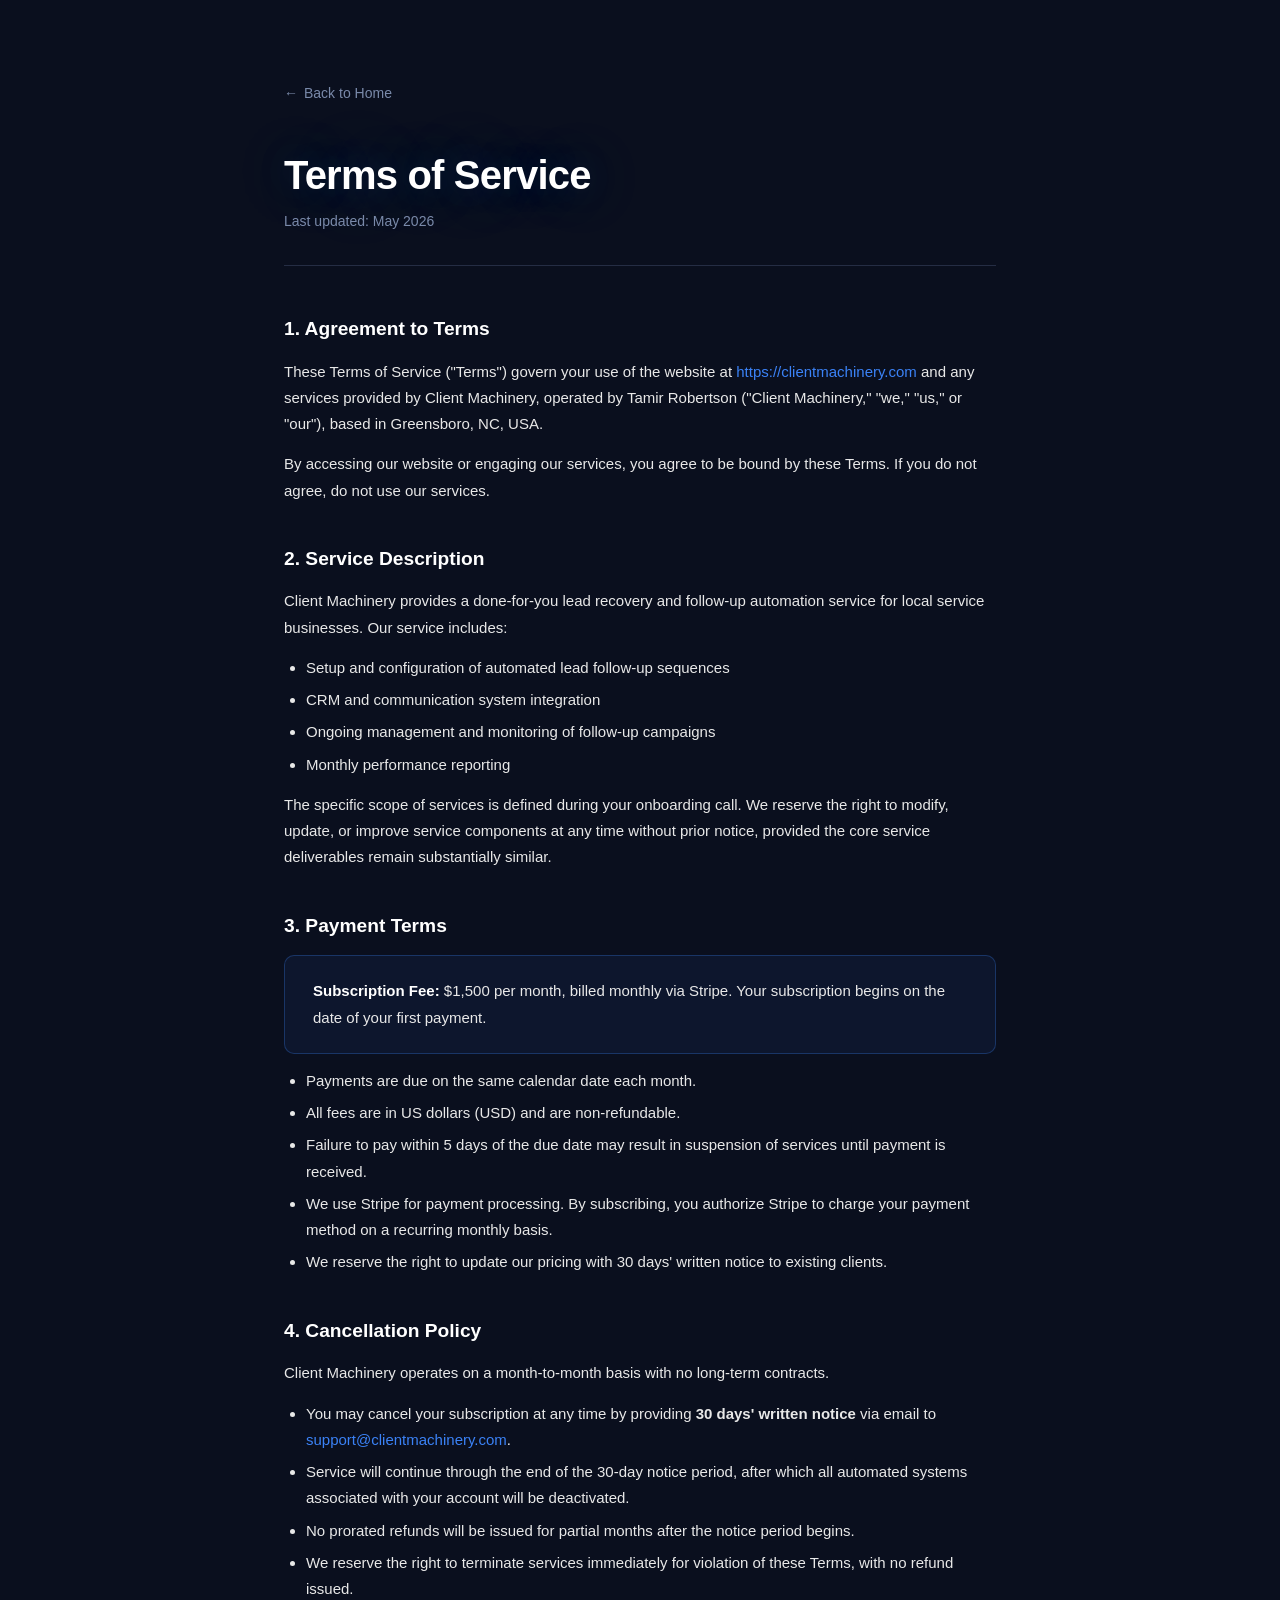
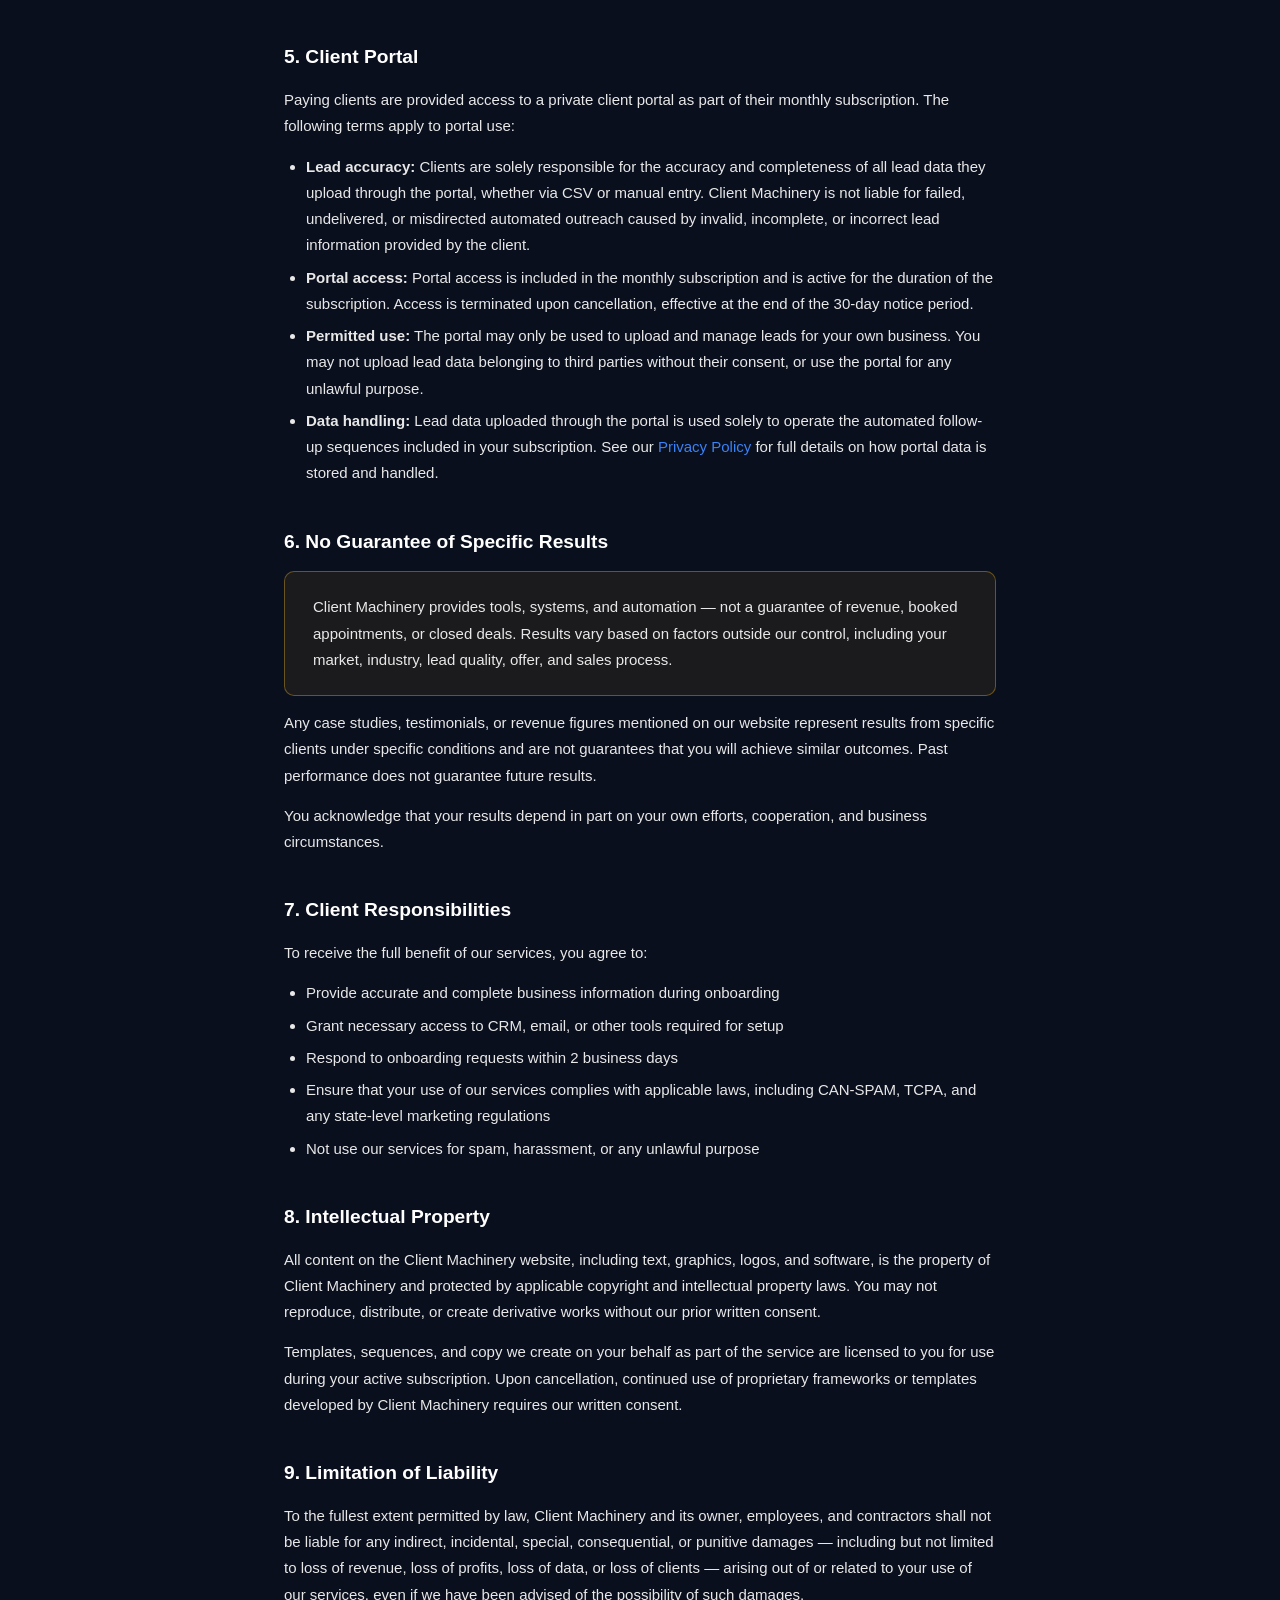
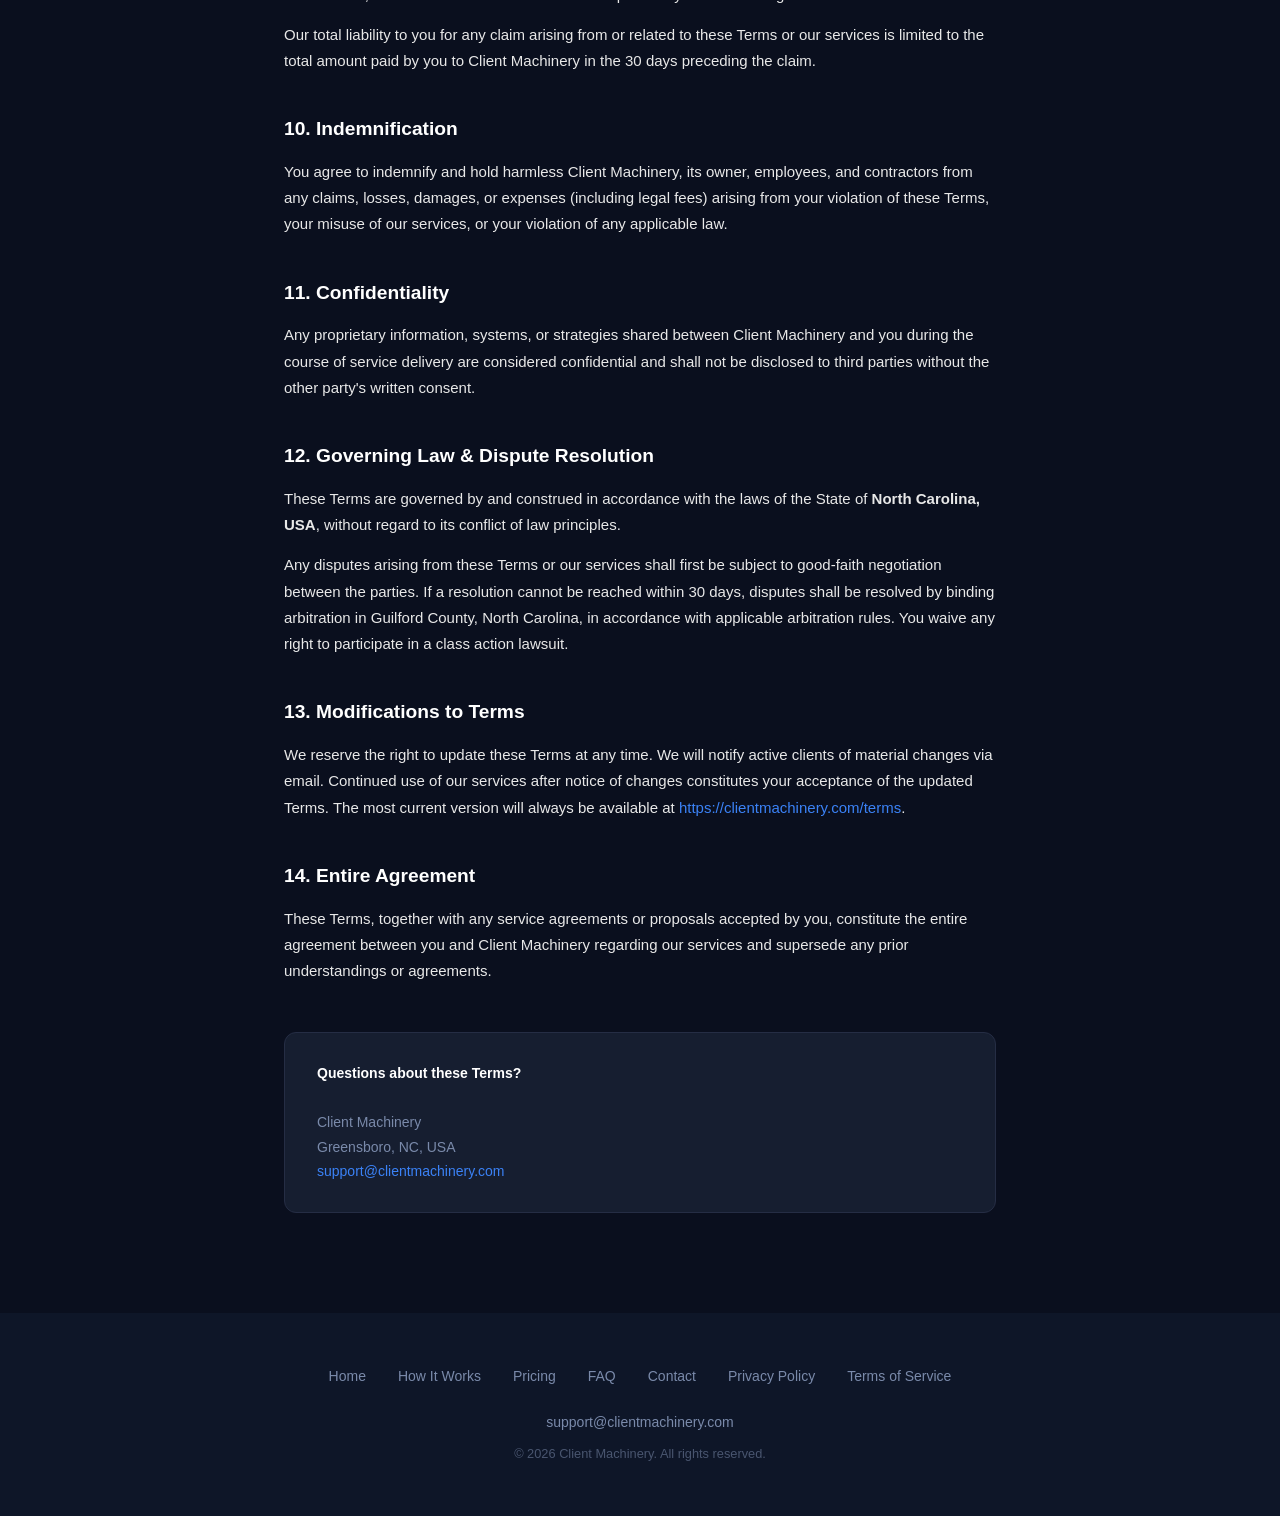
<file: terms.html>
<!DOCTYPE html>
<html lang="en">
<head>
    <meta charset="UTF-8">
    <meta name="viewport" content="width=device-width, initial-scale=1.0">
    <title>Terms of Service | Client Machinery</title>
    <meta name="description" content="Terms of Service for Client Machinery — understand your rights, payment terms, and how our service works.">
    <meta name="robots" content="index, follow">

    <!-- Google tag (gtag.js) -->
    <script async src="https://www.googletagmanager.com/gtag/js?id=G-2QRNZY3D98"></script>
    <script>
      window.dataLayer = window.dataLayer || [];
      function gtag(){dataLayer.push(arguments);}
      gtag('js', new Date());
      gtag('config', 'G-2QRNZY3D98');
    </script>

    <link rel="stylesheet" href="css/style.css">
    <style>
        .legal-page {
            min-height: 100vh;
            padding: 80px 0 100px;
        }
        .legal-page .container {
            max-width: 760px;
        }
        .legal-back {
            display: inline-flex;
            align-items: center;
            gap: 6px;
            color: var(--muted);
            text-decoration: none;
            font-size: 0.875rem;
            font-weight: 500;
            margin-bottom: 48px;
            transition: color 0.2s ease;
        }
        .legal-back:hover { color: var(--white); }
        .legal-back::before { content: '←'; }
        .legal-header {
            margin-bottom: 48px;
            padding-bottom: 32px;
            border-bottom: 1px solid var(--border);
        }
        .legal-header h1 {
            font-size: clamp(1.75rem, 4vw, 2.5rem);
            font-weight: 700;
            color: var(--white);
            margin-bottom: 12px;
        }
        .legal-updated {
            color: var(--muted);
            font-size: 0.875rem;
        }
        .legal-body h2 {
            font-size: 1.2rem;
            font-weight: 650;
            color: var(--white);
            margin: 40px 0 14px;
        }
        .legal-body h2:first-child { margin-top: 0; }
        .legal-body p {
            color: var(--off-white);
            font-size: 0.9375rem;
            line-height: 1.75;
            margin-bottom: 14px;
        }
        .legal-body ul {
            color: var(--off-white);
            font-size: 0.9375rem;
            line-height: 1.75;
            padding-left: 22px;
            margin-bottom: 14px;
        }
        .legal-body ul li { margin-bottom: 6px; }
        .legal-body a {
            color: var(--accent);
            text-decoration: none;
        }
        .legal-body a:hover { text-decoration: underline; }
        .legal-highlight {
            padding: 22px 28px;
            background: rgba(59, 130, 246, 0.07);
            border: 1px solid rgba(59, 130, 246, 0.28);
            border-radius: 10px;
            margin-bottom: 14px;
        }
        .legal-highlight p { margin: 0; }
        .legal-warning {
            padding: 22px 28px;
            background: rgba(251, 191, 36, 0.07);
            border: 1px solid rgba(251, 191, 36, 0.35);
            border-radius: 10px;
            margin-bottom: 14px;
        }
        .legal-warning p { margin: 0; color: var(--off-white); }
        .legal-contact-box {
            margin-top: 48px;
            padding: 28px 32px;
            background: var(--mid);
            border: 1px solid var(--border);
            border-radius: 12px;
        }
        .legal-contact-box p {
            margin: 0;
            color: var(--muted);
            font-size: 0.875rem;
        }
        .legal-contact-box a { color: var(--accent); }
    </style>
</head>
<body>

    <section class="legal-page">
        <div class="container">
            <a href="/" class="legal-back">Back to Home</a>

            <div class="legal-header">
                <h1>Terms of Service</h1>
                <p class="legal-updated">Last updated: May 2026</p>
            </div>

            <div class="legal-body">

                <h2>1. Agreement to Terms</h2>
                <p>These Terms of Service ("Terms") govern your use of the website at <a href="https://clientmachinery.com">https://clientmachinery.com</a> and any services provided by Client Machinery, operated by Tamir Robertson ("Client Machinery," "we," "us," or "our"), based in Greensboro, NC, USA.</p>
                <p>By accessing our website or engaging our services, you agree to be bound by these Terms. If you do not agree, do not use our services.</p>

                <h2>2. Service Description</h2>
                <p>Client Machinery provides a done-for-you lead recovery and follow-up automation service for local service businesses. Our service includes:</p>
                <ul>
                    <li>Setup and configuration of automated lead follow-up sequences</li>
                    <li>CRM and communication system integration</li>
                    <li>Ongoing management and monitoring of follow-up campaigns</li>
                    <li>Monthly performance reporting</li>
                </ul>
                <p>The specific scope of services is defined during your onboarding call. We reserve the right to modify, update, or improve service components at any time without prior notice, provided the core service deliverables remain substantially similar.</p>

                <h2>3. Payment Terms</h2>
                <div class="legal-highlight">
                    <p><strong style="color: var(--white);">Subscription Fee:</strong> $1,500 per month, billed monthly via Stripe. Your subscription begins on the date of your first payment.</p>
                </div>
                <ul>
                    <li>Payments are due on the same calendar date each month.</li>
                    <li>All fees are in US dollars (USD) and are non-refundable.</li>
                    <li>Failure to pay within 5 days of the due date may result in suspension of services until payment is received.</li>
                    <li>We use Stripe for payment processing. By subscribing, you authorize Stripe to charge your payment method on a recurring monthly basis.</li>
                    <li>We reserve the right to update our pricing with 30 days' written notice to existing clients.</li>
                </ul>

                <h2>4. Cancellation Policy</h2>
                <p>Client Machinery operates on a month-to-month basis with no long-term contracts.</p>
                <ul>
                    <li>You may cancel your subscription at any time by providing <strong>30 days' written notice</strong> via email to <a href="mailto:support@clientmachinery.com">support@clientmachinery.com</a>.</li>
                    <li>Service will continue through the end of the 30-day notice period, after which all automated systems associated with your account will be deactivated.</li>
                    <li>No prorated refunds will be issued for partial months after the notice period begins.</li>
                    <li>We reserve the right to terminate services immediately for violation of these Terms, with no refund issued.</li>
                </ul>

                <h2>5. Client Portal</h2>
                <p>Paying clients are provided access to a private client portal as part of their monthly subscription. The following terms apply to portal use:</p>
                <ul>
                    <li><strong>Lead accuracy:</strong> Clients are solely responsible for the accuracy and completeness of all lead data they upload through the portal, whether via CSV or manual entry. Client Machinery is not liable for failed, undelivered, or misdirected automated outreach caused by invalid, incomplete, or incorrect lead information provided by the client.</li>
                    <li><strong>Portal access:</strong> Portal access is included in the monthly subscription and is active for the duration of the subscription. Access is terminated upon cancellation, effective at the end of the 30-day notice period.</li>
                    <li><strong>Permitted use:</strong> The portal may only be used to upload and manage leads for your own business. You may not upload lead data belonging to third parties without their consent, or use the portal for any unlawful purpose.</li>
                    <li><strong>Data handling:</strong> Lead data uploaded through the portal is used solely to operate the automated follow-up sequences included in your subscription. See our <a href="/privacy">Privacy Policy</a> for full details on how portal data is stored and handled.</li>
                </ul>

                <h2>6. No Guarantee of Specific Results</h2>
                <div class="legal-warning">
                    <p>Client Machinery provides tools, systems, and automation — not a guarantee of revenue, booked appointments, or closed deals. Results vary based on factors outside our control, including your market, industry, lead quality, offer, and sales process.</p>
                </div>
                <p>Any case studies, testimonials, or revenue figures mentioned on our website represent results from specific clients under specific conditions and are not guarantees that you will achieve similar outcomes. Past performance does not guarantee future results.</p>
                <p>You acknowledge that your results depend in part on your own efforts, cooperation, and business circumstances.</p>

                <h2>7. Client Responsibilities</h2>
                <p>To receive the full benefit of our services, you agree to:</p>
                <ul>
                    <li>Provide accurate and complete business information during onboarding</li>
                    <li>Grant necessary access to CRM, email, or other tools required for setup</li>
                    <li>Respond to onboarding requests within 2 business days</li>
                    <li>Ensure that your use of our services complies with applicable laws, including CAN-SPAM, TCPA, and any state-level marketing regulations</li>
                    <li>Not use our services for spam, harassment, or any unlawful purpose</li>
                </ul>

                <h2>8. Intellectual Property</h2>
                <p>All content on the Client Machinery website, including text, graphics, logos, and software, is the property of Client Machinery and protected by applicable copyright and intellectual property laws. You may not reproduce, distribute, or create derivative works without our prior written consent.</p>
                <p>Templates, sequences, and copy we create on your behalf as part of the service are licensed to you for use during your active subscription. Upon cancellation, continued use of proprietary frameworks or templates developed by Client Machinery requires our written consent.</p>

                <h2>9. Limitation of Liability</h2>
                <p>To the fullest extent permitted by law, Client Machinery and its owner, employees, and contractors shall not be liable for any indirect, incidental, special, consequential, or punitive damages — including but not limited to loss of revenue, loss of profits, loss of data, or loss of clients — arising out of or related to your use of our services, even if we have been advised of the possibility of such damages.</p>
                <p>Our total liability to you for any claim arising from or related to these Terms or our services is limited to the total amount paid by you to Client Machinery in the 30 days preceding the claim.</p>

                <h2>10. Indemnification</h2>
                <p>You agree to indemnify and hold harmless Client Machinery, its owner, employees, and contractors from any claims, losses, damages, or expenses (including legal fees) arising from your violation of these Terms, your misuse of our services, or your violation of any applicable law.</p>

                <h2>11. Confidentiality</h2>
                <p>Any proprietary information, systems, or strategies shared between Client Machinery and you during the course of service delivery are considered confidential and shall not be disclosed to third parties without the other party's written consent.</p>

                <h2>12. Governing Law & Dispute Resolution</h2>
                <p>These Terms are governed by and construed in accordance with the laws of the State of <strong>North Carolina, USA</strong>, without regard to its conflict of law principles.</p>
                <p>Any disputes arising from these Terms or our services shall first be subject to good-faith negotiation between the parties. If a resolution cannot be reached within 30 days, disputes shall be resolved by binding arbitration in Guilford County, North Carolina, in accordance with applicable arbitration rules. You waive any right to participate in a class action lawsuit.</p>

                <h2>13. Modifications to Terms</h2>
                <p>We reserve the right to update these Terms at any time. We will notify active clients of material changes via email. Continued use of our services after notice of changes constitutes your acceptance of the updated Terms. The most current version will always be available at <a href="https://clientmachinery.com/terms">https://clientmachinery.com/terms</a>.</p>

                <h2>14. Entire Agreement</h2>
                <p>These Terms, together with any service agreements or proposals accepted by you, constitute the entire agreement between you and Client Machinery regarding our services and supersede any prior understandings or agreements.</p>

                <div class="legal-contact-box">
                    <p><strong style="color: var(--white);">Questions about these Terms?</strong><br><br>
                    Client Machinery<br>
                    Greensboro, NC, USA<br>
                    <a href="mailto:support@clientmachinery.com">support@clientmachinery.com</a></p>
                </div>

            </div>
        </div>
    </section>

    <footer class="footer">
        <div class="container">
            <nav class="footer-nav" aria-label="Footer navigation">
                <a href="/">Home</a>
                <a href="/#how-it-works">How It Works</a>
                <a href="/#pricing">Pricing</a>
                <a href="/#faq">FAQ</a>
                <a href="/#contact">Contact</a>
                <a href="/privacy">Privacy Policy</a>
                <a href="/terms">Terms of Service</a>
            </nav>
            <p class="footer-email">support@clientmachinery.com</p>
            <p class="footer-copy">&copy; 2026 Client Machinery. All rights reserved.</p>
        </div>
    </footer>

</body>
</html>
</file>
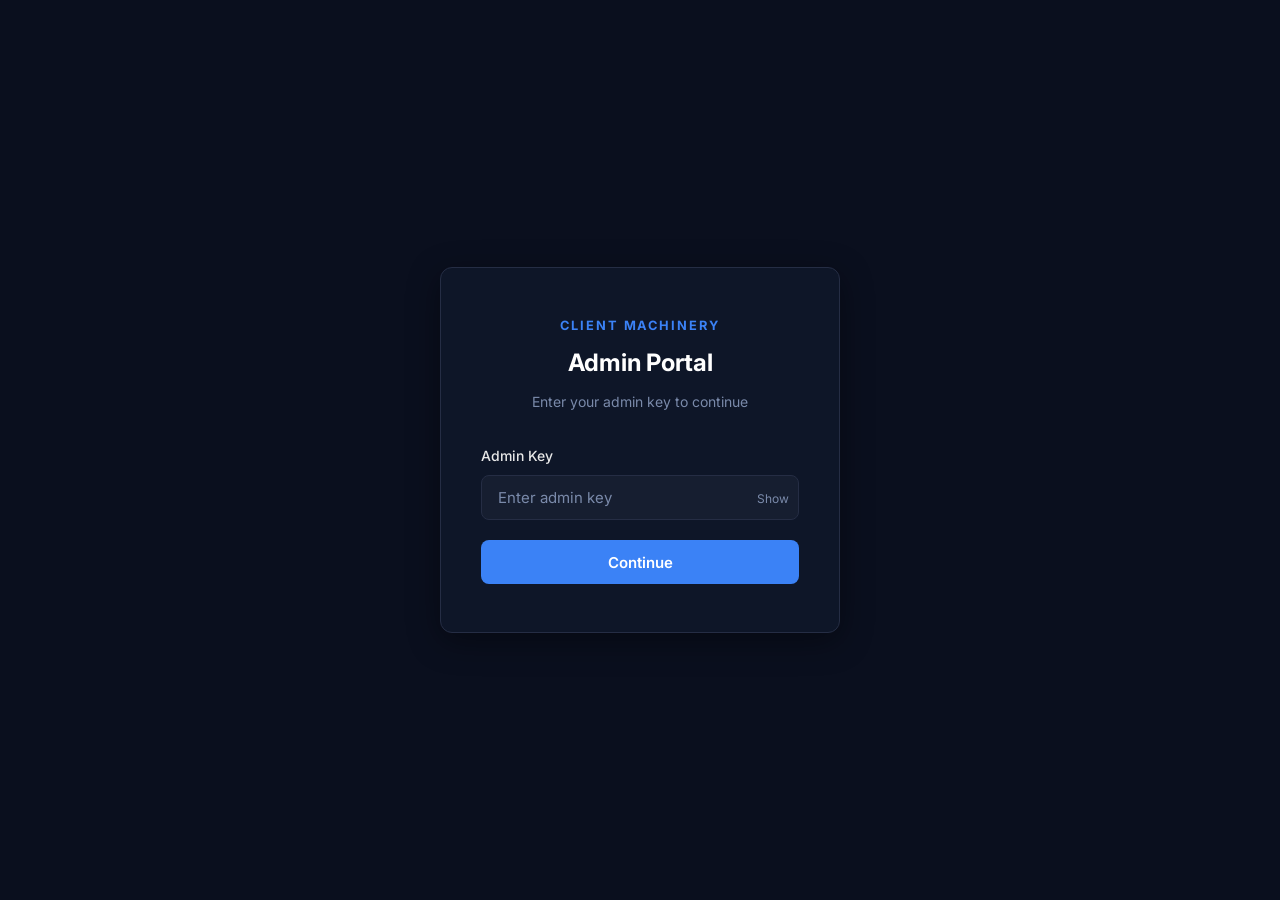
<file: portal/admin.html>
<!DOCTYPE html>
<html lang="en">
<head>
    <meta charset="UTF-8">
    <meta name="viewport" content="width=device-width, initial-scale=1.0">
    <title>Admin — Client Machinery</title>
    <link rel="preconnect" href="https://fonts.googleapis.com">
    <link rel="preconnect" href="https://fonts.gstatic.com" crossorigin>
    <link href="https://fonts.googleapis.com/css2?family=Inter:wght@400;500;600;700;800&display=swap" rel="stylesheet">
    <link rel="stylesheet" href="/portal/css/portal.css">
    <style>
        /* ── Admin Layout ───────────────────────────────────────── */
        .admin-main {
            max-width: 1340px;
            margin: 0 auto;
            padding: 28px 32px 64px;
        }
        .admin-badge {
            background: rgba(239,68,68,0.14);
            color: #ef4444;
            border: 1px solid rgba(239,68,68,0.28);
            border-radius: 4px;
            font-size: 0.6875rem;
            font-weight: 700;
            letter-spacing: 0.08em;
            text-transform: uppercase;
            padding: 2px 8px;
            margin-left: 10px;
            vertical-align: middle;
        }

        /* ── Stats Bar ──────────────────────────────────────────── */
        .admin-stats {
            display: grid;
            grid-template-columns: repeat(4, 1fr);
            gap: 14px;
            margin-bottom: 24px;
        }
        .admin-stat-card {
            background: var(--mid);
            border: 1px solid var(--border);
            border-radius: 10px;
            padding: 18px 20px;
        }
        .admin-stat-value {
            font-size: 1.875rem;
            font-weight: 800;
            color: var(--off-white);
            line-height: 1;
            margin-bottom: 6px;
        }
        .admin-stat-label {
            font-size: 0.75rem;
            color: var(--muted);
            font-weight: 500;
        }

        /* ── Sections ───────────────────────────────────────────── */
        .admin-section { margin-bottom: 20px; }
        .admin-section-header {
            display: flex;
            align-items: center;
            justify-content: space-between;
            flex-wrap: wrap;
            gap: 12px;
            margin-bottom: 16px;
        }
        .admin-section-title {
            font-size: 1.0625rem;
            font-weight: 700;
            color: var(--off-white);
            margin: 0;
        }
        .admin-controls {
            display: flex;
            align-items: center;
            gap: 8px;
            flex-wrap: wrap;
        }
        .count-badge {
            background: var(--mid);
            border: 1px solid var(--border);
            border-radius: 10px;
            font-size: 0.75rem;
            color: var(--muted);
            font-weight: 500;
            padding: 1px 9px;
            margin-left: 8px;
        }

        /* ── Search + Filter ────────────────────────────────────── */
        .admin-search {
            background: var(--dark);
            border: 1px solid var(--border);
            border-radius: 7px;
            color: var(--off-white);
            font-family: var(--font);
            font-size: 0.8125rem;
            padding: 7px 12px;
            width: 230px;
            outline: none;
            transition: border-color 0.15s;
        }
        .admin-search:focus { border-color: var(--accent); }
        .admin-search::placeholder { color: var(--muted); }
        .admin-filter {
            background: var(--dark);
            border: 1px solid var(--border);
            border-radius: 7px;
            color: var(--off-white);
            font-family: var(--font);
            font-size: 0.8125rem;
            padding: 7px 10px;
            outline: none;
            cursor: pointer;
        }

        /* ── Client Table ───────────────────────────────────────── */
        .clients-table {
            width: 100%;
            border-collapse: collapse;
            font-size: 0.8125rem;
            min-width: 1020px;
        }
        .clients-table th {
            color: var(--muted);
            font-weight: 600;
            text-align: left;
            padding: 9px 12px;
            font-size: 0.6875rem;
            text-transform: uppercase;
            letter-spacing: 0.05em;
            border-bottom: 1px solid var(--border);
            white-space: nowrap;
            background: var(--dark);
        }
        .clients-table th:first-child { padding-left: 14px; width: 36px; }
        .clients-table td {
            padding: 11px 12px;
            border-bottom: 1px solid rgba(37,45,68,0.5);
            color: var(--off-white);
            vertical-align: middle;
        }
        .clients-table td:first-child { padding-left: 14px; }
        .clients-table tr:hover td { background: rgba(59,130,246,0.04); }
        .clients-table tr.row-selected td { background: rgba(46,117,182,0.08); }
        .clients-table .client-row { cursor: pointer; transition: background 0.1s; }

        /* ── Status dots ────────────────────────────────────────── */
        .dot {
            width: 8px; height: 8px;
            border-radius: 50%;
            display: inline-block;
            margin-right: 4px;
            vertical-align: middle;
            flex-shrink: 0;
        }
        .dot-green { background: #10b981; box-shadow: 0 0 5px rgba(16,185,129,0.45); }
        .dot-red   { background: #ef4444; box-shadow: 0 0 5px rgba(239,68,68,0.3); }
        .dot-label { font-size: 0.75rem; vertical-align: middle; }

        /* ── Badges ─────────────────────────────────────────────── */
        .badge-plan {
            background: rgba(59,130,246,0.13);
            color: var(--accent);
            border: 1px solid rgba(59,130,246,0.28);
            border-radius: 4px;
            font-size: 0.6875rem;
            font-weight: 700;
            padding: 2px 7px;
            letter-spacing: 0.03em;
            white-space: nowrap;
        }
        .badge-notif {
            background: rgba(239,68,68,0.13);
            color: #ef4444;
            border: 1px solid rgba(239,68,68,0.28);
            border-radius: 10px;
            font-size: 0.75rem;
            font-weight: 700;
            padding: 1px 7px;
            min-width: 22px;
            text-align: center;
            display: inline-block;
        }
        /* ── XS Action Buttons ──────────────────────────────────── */
        .btn-xs {
            font-size: 0.6875rem;
            padding: 4px 9px;
            border-radius: 5px;
            cursor: pointer;
            border: 1px solid var(--border);
            background: var(--mid);
            color: var(--off-white);
            font-family: var(--font);
            font-weight: 500;
            transition: background 0.13s, border-color 0.13s;
            white-space: nowrap;
            line-height: 1.4;
        }
        .btn-xs:hover { background: var(--border); }
        .btn-xs-accent  { border-color: var(--accent); color: var(--accent); background: rgba(59,130,246,0.08); }
        .btn-xs-accent:hover  { background: rgba(59,130,246,0.18); }
        .btn-xs-success { border-color: #10b981; color: #10b981; background: rgba(16,185,129,0.08); }
        .btn-xs-success:hover { background: rgba(16,185,129,0.18); }
        .actions-cell { display: flex; gap: 5px; flex-wrap: nowrap; align-items: center; }

        /* ── Bulk Bar ───────────────────────────────────────────── */
        .bulk-bar {
            background: rgba(59,130,246,0.08);
            border: 1px solid rgba(59,130,246,0.22);
            border-radius: 8px;
            padding: 10px 16px;
            display: flex;
            align-items: center;
            gap: 10px;
            margin-bottom: 12px;
            flex-wrap: wrap;
        }
        .bulk-count {
            font-size: 0.875rem;
            font-weight: 600;
            color: var(--accent);
            padding-right: 6px;
            border-right: 1px solid var(--border);
        }

        /* ── Checkbox ───────────────────────────────────────────── */
        .row-check, #select-all {
            width: 15px; height: 15px;
            cursor: pointer;
            accent-color: var(--accent);
        }

        /* ── Create Form ────────────────────────────────────────── */
        .create-grid {
            display: grid;
            grid-template-columns: 1fr 1fr;
            gap: 16px;
        }
        .create-grid .full { grid-column: 1 / -1; }
        .create-footer {
            grid-column: 1 / -1;
            display: flex;
            align-items: center;
            gap: 16px;
            flex-wrap: wrap;
            padding-top: 4px;
        }
        .pw-input-wrap { position: relative; }
        .pw-input-wrap input { padding-right: 52px; }
        .pw-toggle-btn {
            position: absolute;
            right: 10px;
            top: 50%;
            transform: translateY(-50%);
            background: none;
            border: none;
            color: var(--muted);
            font-size: 0.75rem;
            font-family: var(--font);
            cursor: pointer;
            padding: 0;
        }
        .pw-toggle-btn:hover { color: var(--off-white); }

        /* ── Activity Table ─────────────────────────────────────── */
        .activity-table {
            width: 100%;
            border-collapse: collapse;
            font-size: 0.8125rem;
        }
        .activity-table th {
            color: var(--muted);
            font-weight: 600;
            text-align: left;
            padding: 8px 14px;
            font-size: 0.6875rem;
            text-transform: uppercase;
            letter-spacing: 0.05em;
            border-bottom: 1px solid var(--border);
        }
        .activity-table td {
            padding: 10px 14px;
            border-bottom: 1px solid rgba(37,45,68,0.45);
            color: var(--off-white);
            vertical-align: middle;
        }
        .activity-table tr:hover td { background: rgba(59,130,246,0.03); }
        .type-chip {
            display: inline-block;
            font-size: 0.625rem;
            font-weight: 700;
            padding: 2px 7px;
            border-radius: 4px;
            text-transform: uppercase;
            letter-spacing: 0.05em;
        }
        .chip-csv    { background: rgba(59,130,246,0.14); color: var(--accent); }
        .chip-manual { background: rgba(16,185,129,0.12); color: #10b981; }
        .chip-intake { background: rgba(167,139,250,0.14); color: #a78bfa; }
        .chip-other  { background: rgba(255,255,255,0.05); color: var(--muted); }

        /* ── Detail Modal ───────────────────────────────────────── */
        .detail-modal-box { max-width: 600px; width: 92vw; }
        .detail-header {
            display: flex;
            align-items: flex-start;
            justify-content: space-between;
            gap: 12px;
            margin-bottom: 20px;
        }
        .detail-client-name {
            font-size: 1.125rem;
            font-weight: 700;
            color: var(--off-white);
            margin-bottom: 2px;
        }
        .detail-client-sub { font-size: 0.8125rem; color: var(--muted); }
        .detail-close-btn {
            background: none;
            border: none;
            color: var(--muted);
            font-size: 1.25rem;
            cursor: pointer;
            line-height: 1;
            padding: 2px 4px;
            flex-shrink: 0;
        }
        .detail-close-btn:hover { color: var(--off-white); }
        .detail-grid {
            display: grid;
            grid-template-columns: 1fr 1fr;
            gap: 14px;
            margin-bottom: 18px;
        }
        .detail-row { display: flex; flex-direction: column; gap: 4px; }
        .detail-label {
            font-size: 0.6875rem;
            font-weight: 600;
            color: var(--muted);
            text-transform: uppercase;
            letter-spacing: 0.04em;
        }
        .detail-value {
            font-size: 0.875rem;
            color: var(--off-white);
            word-break: break-all;
        }
        .detail-divider { height: 1px; background: var(--border); margin: 18px 0; }
        .detail-sheet-wrap { display: flex; gap: 8px; align-items: center; margin-top: 6px; }
        .detail-sheet-input {
            flex: 1;
            background: var(--dark);
            border: 1px solid var(--border);
            border-radius: 7px;
            color: var(--off-white);
            font-family: var(--font);
            font-size: 0.8125rem;
            padding: 8px 12px;
            outline: none;
            transition: border-color 0.15s;
            min-width: 0;
        }
        .detail-sheet-input:focus { border-color: var(--accent); }
        .detail-icp-textarea {
            width: 100%;
            background: var(--dark);
            border: 1px solid var(--border);
            border-radius: 7px;
            color: var(--off-white);
            font-family: var(--font);
            font-size: 0.875rem;
            padding: 10px 12px;
            resize: vertical;
            min-height: 80px;
            outline: none;
            box-sizing: border-box;
            transition: border-color 0.15s;
            margin-top: 6px;
        }
        .detail-icp-textarea:focus { border-color: var(--accent); }

        /* ── Inline messages ────────────────────────────────────── */
        .admin-msg {
            border-radius: 7px;
            padding: 9px 14px;
            font-size: 0.8125rem;
            display: none;
        }
        .admin-msg.visible { display: block; }
        .admin-msg-success { background: rgba(16,185,129,0.1); border: 1px solid rgba(16,185,129,0.28); color: #10b981; }
        .admin-msg-error   { background: rgba(239,68,68,0.1);  border: 1px solid rgba(239,68,68,0.28);  color: #ef4444; }

        .admin-loading {
            text-align: center;
            color: var(--muted);
            padding: 40px 16px;
            font-size: 0.875rem;
        }

        /* ── Responsive ─────────────────────────────────────────── */
        @media (max-width: 1100px) {
            .admin-stats { grid-template-columns: repeat(2, 1fr); }
        }
        @media (max-width: 768px) {
            .admin-main { padding: 20px 16px 48px; }
            .admin-stats { grid-template-columns: repeat(2, 1fr); }
            .create-grid { grid-template-columns: 1fr; }
            .create-grid .full { grid-column: 1; }
            .create-footer { grid-column: 1; }
            .admin-controls { flex-wrap: wrap; }
            .admin-search { width: 100%; }
            .detail-grid { grid-template-columns: 1fr; }
        }
        @media (max-width: 480px) {
            .admin-stats { grid-template-columns: 1fr 1fr; }
        }
    </style>
</head>
<body>

<!-- ── Login Screen ──────────────────────────────────────────── -->
<div id="login-screen" style="display:flex; align-items:center; justify-content:center; min-height:100vh; padding:24px;">
    <div class="login-card">
        <div class="login-logo">Client Machinery</div>
        <h1 class="login-title">Admin Portal</h1>
        <p class="login-subtitle">Enter your admin key to continue</p>
        <form id="admin-login-form" novalidate>
            <div class="form-group">
                <label>Admin Key</label>
                <div class="pw-input-wrap">
                    <input type="password" id="admin-key-input" placeholder="Enter admin key" required autocomplete="current-password">
                    <button type="button" class="pw-toggle-btn" id="admin-key-toggle">Show</button>
                </div>
            </div>
            <button type="submit" class="btn btn-primary">Continue</button>
        </form>
        <div class="error-msg" id="login-error">Invalid admin key.</div>
    </div>
</div>

<!-- ── Dashboard Screen ──────────────────────────────────────── -->
<div id="dashboard-screen" style="display:none;">

    <header class="topbar">
        <div class="topbar-left">
            <div class="topbar-logo">Client Machinery</div>
            <span class="admin-badge">Admin</span>
        </div>
        <div class="topbar-right">
            <button class="btn btn-danger" id="admin-signout">Sign Out</button>
        </div>
    </header>

    <main class="admin-main">

        <!-- ── Stats Bar ── -->
        <div class="admin-stats">
            <div class="admin-stat-card">
                <div class="admin-stat-value" id="stat-total">—</div>
                <div class="admin-stat-label">Total Clients</div>
            </div>
            <div class="admin-stat-card">
                <div class="admin-stat-value" id="stat-active">—</div>
                <div class="admin-stat-label">Active</div>
            </div>
            <div class="admin-stat-card">
                <div class="admin-stat-value" id="stat-sheet">—</div>
                <div class="admin-stat-label">Sheet Connected</div>
            </div>
            <div class="admin-stat-card">
                <div class="admin-stat-value" id="stat-icp">—</div>
                <div class="admin-stat-label">ICP Set</div>
            </div>
        </div>

        <!-- ── Clients Section ── -->
        <div class="card admin-section">
            <div class="admin-section-header">
                <h2 class="admin-section-title">
                    All Clients
                    <span class="count-badge" id="client-count"></span>
                </h2>
                <div class="admin-controls">
                    <input type="search" class="admin-search" id="admin-search" placeholder="Search name, email, business…">
                    <select class="admin-filter" id="admin-filter">
                        <option value="all">All clients</option>
                        <option value="no-sheet">Missing sheet</option>
                        <option value="no-icp">Missing ICP</option>
                        <option value="this-week">Created this week</option>
                    </select>
                    <button class="btn-xs btn-xs-accent" id="refresh-clients-btn">Refresh</button>
                </div>
            </div>

            <!-- Bulk Actions Bar (hidden until rows selected) -->
            <div class="bulk-bar" id="bulk-bar" style="display:none;">
                <span class="bulk-count"><span id="bulk-count-num">0</span> selected</span>
                <button class="btn-xs btn-xs-accent" id="bulk-email-btn">Send Ready Email</button>
                <button class="btn-xs btn-xs-success" id="bulk-sheet-btn">Trigger Sheet</button>
                <button class="btn-xs" id="bulk-deselect-btn">Deselect All</button>
            </div>

            <div class="table-wrapper">
                <table class="clients-table">
                    <thead>
                        <tr>
                            <th><input type="checkbox" id="select-all" title="Select all visible"></th>
                            <th>Name</th>
                            <th>Email</th>
                            <th>Business</th>
                            <th>Plan</th>
                            <th>Sheet</th>
                            <th>ICP</th>
                            <th>Notif</th>
                            <th>Created</th>
                            <th>Actions</th>
                        </tr>
                    </thead>
                    <tbody id="clients-tbody">
                        <tr><td colspan="10" class="admin-loading">Loading&hellip;</td></tr>
                    </tbody>
                </table>
            </div>
            <div class="admin-msg" id="action-msg" style="margin-top:12px;"></div>
        </div>

        <!-- ── Create Client Section ── -->
        <div class="card admin-section">
            <div class="admin-section-header" style="margin-bottom:20px;">
                <h2 class="admin-section-title">Create New Client</h2>
            </div>
            <form class="create-grid" id="create-form" novalidate>
                <div class="form-group">
                    <label>Full Name <span style="color:var(--error);">*</span></label>
                    <input type="text" name="name" placeholder="Jane Smith" required>
                </div>
                <div class="form-group">
                    <label>Business Name <span style="color:var(--error);">*</span></label>
                    <input type="text" name="business_name" placeholder="Smith Plumbing" required>
                </div>
                <div class="form-group">
                    <label>Email <span style="color:var(--error);">*</span></label>
                    <input type="email" name="email" placeholder="jane@smithplumbing.com" required>
                </div>
                <div class="form-group">
                    <label>Password <span style="color:var(--error);">*</span></label>
                    <div class="pw-input-wrap">
                        <input type="password" name="password" id="create-pw" placeholder="Temporary password" required>
                        <button type="button" class="pw-toggle-btn" id="create-pw-toggle">Show</button>
                    </div>
                </div>
                <div class="form-group">
                    <label>Industry / Niche <span style="color:var(--error);">*</span></label>
                    <select name="niche" required>
                        <option value="" disabled selected>Select industry…</option>
                        <option value="HVAC">HVAC</option>
                        <option value="Plumbing">Plumbing</option>
                        <option value="Roofing">Roofing</option>
                        <option value="Electrical">Electrical</option>
                        <option value="Landscaping / Lawn Care">Landscaping / Lawn Care</option>
                        <option value="Pest Control">Pest Control</option>
                        <option value="Cleaning Services">Cleaning Services</option>
                        <option value="Moving Services">Moving Services</option>
                        <option value="Auto Repair / Automotive">Auto Repair / Automotive</option>
                        <option value="General Contracting / Construction">General Contracting / Construction</option>
                        <option value="Painting">Painting</option>
                        <option value="Pool &amp; Spa">Pool &amp; Spa</option>
                        <option value="Trucking / Freight">Trucking / Freight</option>
                        <option value="Home Security">Home Security</option>
                    </select>
                </div>
                <div class="form-group full">
                    <label>Target ICP <span style="color:var(--muted);font-weight:400;font-size:0.8125rem;">(optional)</span></label>
                    <textarea name="target_icp" rows="3" placeholder="e.g. Homeowners in Atlanta needing roof repair after storm damage. Single-family homes, 1,500–3,500 sq ft, properties 15+ years old."></textarea>
                    <div class="form-hint">Be specific: describe the ideal customer, location, pain point, and buying trigger.</div>
                </div>
                <div class="create-footer">
                    <button type="submit" class="btn btn-primary" style="width:auto;padding:12px 28px;">Create Client + Sheet + Send Email</button>
                    <div class="admin-msg" id="create-msg" style="margin:0;"></div>
                </div>
            </form>
        </div>

        <!-- ── Recent Admin Activity Section ── -->
        <div class="card admin-section">
            <div class="admin-section-header">
                <h2 class="admin-section-title">Recent Admin Activity</h2>
                <button class="btn-xs btn-xs-accent" id="refresh-activity-btn">Refresh</button>
            </div>
            <div class="table-wrapper">
                <table class="activity-table">
                    <thead>
                        <tr>
                            <th>Action</th>
                            <th>Description</th>
                            <th>When</th>
                        </tr>
                    </thead>
                    <tbody id="activity-tbody">
                        <tr><td colspan="3" class="admin-loading">Loading&hellip;</td></tr>
                    </tbody>
                </table>
            </div>
        </div>

    </main>
</div><!-- /dashboard-screen -->

<!-- ── Client Detail Modal ───────────────────────────────────── -->
<div class="modal-backdrop" id="detail-modal" style="display:none;" role="dialog" aria-modal="true">
    <div class="modal-box detail-modal-box">
        <div class="detail-header">
            <div>
                <div class="detail-client-name" id="detail-name"></div>
                <div class="detail-client-sub" id="detail-sub"></div>
            </div>
            <button class="detail-close-btn" id="detail-close" aria-label="Close">✕</button>
        </div>

        <div class="detail-grid">
            <div class="detail-row">
                <div class="detail-label">Email</div>
                <div class="detail-value" id="detail-email"></div>
            </div>
            <div class="detail-row">
                <div class="detail-label">Industry / Niche</div>
                <div class="detail-value" id="detail-niche"></div>
            </div>
            <div class="detail-row">
                <div class="detail-label">Created</div>
                <div class="detail-value" id="detail-created"></div>
            </div>
            <div class="detail-row">
                <div class="detail-label">Status</div>
                <div class="detail-value" id="detail-status"></div>
            </div>
            <div class="detail-row">
                <div class="detail-label">Unread Notifications</div>
                <div class="detail-value" id="detail-notif"></div>
            </div>
        </div>

        <div class="detail-divider"></div>

        <div class="detail-row" style="margin-bottom:14px;">
            <div class="detail-label">Google Sheet ID</div>
            <div class="detail-sheet-wrap">
                <input type="text" class="detail-sheet-input" id="detail-sheet-input" placeholder="Sheet ID (leave blank if not set)">
                <a class="btn-xs btn-xs-accent" id="detail-sheet-link" href="#" target="_blank" rel="noopener noreferrer" style="text-decoration:none;">Open ↗</a>
            </div>
        </div>

        <div class="detail-row" style="margin-bottom:16px;">
            <div class="detail-label">Target ICP</div>
            <textarea class="detail-icp-textarea" id="detail-icp-textarea" rows="4" placeholder="Describe the ideal customer for this client…"></textarea>
        </div>

        <div class="modal-actions">
            <button class="btn btn-secondary" id="detail-cancel-btn" style="width:auto;">Close</button>
            <button class="btn btn-primary" id="detail-save-btn" style="width:auto;padding:10px 24px;">Save Changes</button>
        </div>
        <div class="admin-msg" id="detail-msg" style="margin-top:12px;"></div>
    </div>
</div>

<!-- ── Toast Container ──────────────────────────────────────── -->
<div class="toast-container" id="toast-container"></div>

<script>
(function () {
    'use strict';

    const ADMIN_KEY_STORAGE = 'cm_admin_key';
    let adminKey          = sessionStorage.getItem(ADMIN_KEY_STORAGE);
    let allClients        = [];
    let filteredClients   = [];
    let selectedIds       = new Set();
    let activeDetailClient = null;

    // ─── Helpers ────────────────────────────────────────────────
    function escHtml(str) {
        if (str === null || str === undefined) return '';
        return String(str)
            .replace(/&/g,'&amp;').replace(/</g,'&lt;')
            .replace(/>/g,'&gt;').replace(/"/g,'&quot;');
    }

    function adminHeaders() {
        return { 'X-Admin-Key': adminKey, 'Content-Type': 'application/json' };
    }

    function formatDate(ts) {
        if (!ts) return '—';
        const d = new Date(String(ts).replace(' ', 'T'));
        if (isNaN(d.getTime())) return String(ts).split(/[T ]/)[0] || '—';
        return d.toLocaleDateString('en-US', { month: 'short', day: 'numeric', year: 'numeric' });
    }

    function timeAgo(ts) {
        if (!ts) return '—';
        const d = new Date(String(ts).replace(' ', 'T'));
        if (isNaN(d.getTime())) return 'recently';
        const diff = Math.floor((Date.now() - d.getTime()) / 1000);
        if (diff < 60)    return 'just now';
        if (diff < 3600)  return Math.floor(diff / 60) + 'm ago';
        if (diff < 86400) return Math.floor(diff / 3600) + 'h ago';
        return Math.floor(diff / 86400) + 'd ago';
    }

    // ─── Toast ──────────────────────────────────────────────────
    function showToast(message, type) {
        type = type || 'success';
        const container = document.getElementById('toast-container');
        const toast = document.createElement('div');
        toast.className = 'toast toast-' + type;
        toast.innerHTML = '<span class="toast-msg">' + escHtml(message) + '</span>' +
            '<button class="toast-close" aria-label="Dismiss">&times;</button>';
        container.appendChild(toast);
        requestAnimationFrame(function() {
            requestAnimationFrame(function() { toast.classList.add('visible'); });
        });
        var timer = setTimeout(function() { dismissToast(toast); }, 4500);
        toast.querySelector('.toast-close').addEventListener('click', function() {
            clearTimeout(timer); dismissToast(toast);
        });
    }

    function dismissToast(toast) {
        toast.classList.remove('visible');
        setTimeout(function() { toast && toast.remove(); }, 350);
    }

    // ─── Inline message helper ───────────────────────────────────
    function showMsg(id, text, type) {
        const el = document.getElementById(id);
        if (!el) return;
        el.textContent = text;
        el.className = 'admin-msg visible ' + (type === 'error' ? 'admin-msg-error' : 'admin-msg-success');
        setTimeout(function() { el.classList.remove('visible'); }, 6000);
    }

    // ─── Auth ────────────────────────────────────────────────────
    function showDashboard() {
        document.getElementById('login-screen').style.display   = 'none';
        document.getElementById('dashboard-screen').style.display = 'block';
        loadStats();
        loadClients();
        loadActivity();
    }

    if (adminKey) { showDashboard(); }

    document.getElementById('admin-login-form').addEventListener('submit', async function(e) {
        e.preventDefault();
        const key = document.getElementById('admin-key-input').value.trim();
        if (!key) return;
        const res = await fetch('/api/portal/admin/clients', {
            headers: { 'X-Admin-Key': key, 'Content-Type': 'application/json' }
        }).catch(function() { return null; });
        if (!res || !res.ok) {
            document.getElementById('login-error').classList.add('visible');
            return;
        }
        adminKey = key;
        sessionStorage.setItem(ADMIN_KEY_STORAGE, key);
        showDashboard();
    });

    document.getElementById('admin-key-toggle').addEventListener('click', function() {
        const inp = document.getElementById('admin-key-input');
        inp.type = inp.type === 'password' ? 'text' : 'password';
        this.textContent = inp.type === 'password' ? 'Show' : 'Hide';
    });

    document.getElementById('admin-signout').addEventListener('click', function() {
        sessionStorage.removeItem(ADMIN_KEY_STORAGE);
        window.location.reload();
    });

    // ─── Stats ───────────────────────────────────────────────────
    async function loadStats() {
        try {
            const res = await fetch('/api/portal/admin/stats', { headers: adminHeaders() });
            if (!res.ok) return;
            const d = await res.json();
            document.getElementById('stat-total').textContent  = d.total_clients   ?? '—';
            document.getElementById('stat-active').textContent = d.active_clients  ?? '—';
            document.getElementById('stat-sheet').textContent  = d.sheet_connected ?? '—';
            document.getElementById('stat-icp').textContent    = d.icp_set         ?? '—';
        } catch(e) {}
    }

    // ─── Load Clients ────────────────────────────────────────────
    async function loadClients() {
        const res = await fetch('/api/portal/admin/clients', { headers: adminHeaders() }).catch(function() { return null; });
        if (!res || !res.ok) {
            document.getElementById('clients-tbody').innerHTML =
                '<tr><td colspan="10" style="text-align:center;color:var(--error);padding:32px;">Failed to load clients.</td></tr>';
            return;
        }
        const d = await res.json();
        allClients = d.clients || [];
        applyFilters();
    }

    document.getElementById('refresh-clients-btn').addEventListener('click', function() {
        loadClients();
        loadStats();
    });

    // ─── Search + Filter ─────────────────────────────────────────
    document.getElementById('admin-search').addEventListener('input', applyFilters);
    document.getElementById('admin-filter').addEventListener('change', applyFilters);

    function applyFilters() {
        const q   = document.getElementById('admin-search').value.trim().toLowerCase();
        const flt = document.getElementById('admin-filter').value;
        const weekMs = 7 * 24 * 60 * 60 * 1000;

        filteredClients = allClients.filter(function(c) {
            if (q) {
                const hit = (c.name || '').toLowerCase().includes(q) ||
                            (c.email || '').toLowerCase().includes(q) ||
                            (c.business_name || '').toLowerCase().includes(q);
                if (!hit) return false;
            }
            if (flt === 'no-sheet') {
                const has = c.google_sheet_id && c.google_sheet_id !== '' && c.google_sheet_id !== 'placeholder';
                if (has) return false;
            }
            if (flt === 'no-icp') {
                if (c.target_icp && c.target_icp.trim() !== '') return false;
            }
            if (flt === 'this-week') {
                const created = new Date(String(c.created_at || '').replace(' ', 'T'));
                if (isNaN(created.getTime()) || (Date.now() - created.getTime()) > weekMs) return false;
            }
            return true;
        });

        renderClients(filteredClients);
    }

    // ─── Render Clients ──────────────────────────────────────────
    function renderClients(clients) {
        const tbody   = document.getElementById('clients-tbody');
        const countEl = document.getElementById('client-count');
        if (countEl) countEl.textContent = clients.length;

        if (!clients.length) {
            tbody.innerHTML = '<tr><td colspan="10" style="text-align:center;color:var(--muted);padding:40px;">No clients found.</td></tr>';
            return;
        }

        tbody.innerHTML = clients.map(function(c) {
            const hasSheet  = !!(c.google_sheet_id && c.google_sheet_id !== '' && c.google_sheet_id !== 'placeholder');
            const hasIcp    = !!(c.target_icp && c.target_icp.trim() !== '');
            const notifNum  = c.unread_notifications || 0;
            const isSel     = selectedIds.has(c.id);

            return '<tr class="client-row' + (isSel ? ' row-selected' : '') + '" data-id="' + c.id + '">' +
                '<td><input type="checkbox" class="row-check" data-id="' + c.id + '"' + (isSel ? ' checked' : '') + '></td>' +
                '<td style="font-weight:600;white-space:nowrap;">' + escHtml(c.name || '—') + '</td>' +
                '<td style="color:var(--muted);font-size:0.8rem;">' + escHtml(c.email || '—') + '</td>' +
                '<td>' + escHtml(c.business_name || '—') + '</td>' +
                '<td><span class="badge-plan">Pro</span></td>' +
                '<td style="white-space:nowrap;">' +
                    '<span class="dot ' + (hasSheet ? 'dot-green' : 'dot-red') + '"></span>' +
                    '<span class="dot-label" style="color:' + (hasSheet ? 'var(--muted)' : 'var(--error)') + ';">' +
                        (hasSheet ? 'Yes' : 'No') +
                    '</span>' +
                '</td>' +
                '<td style="white-space:nowrap;">' +
                    '<span class="dot ' + (hasIcp ? 'dot-green' : 'dot-red') + '"></span>' +
                    '<span class="dot-label" style="color:' + (hasIcp ? 'var(--muted)' : 'var(--error)') + ';">' +
                        (hasIcp ? 'Yes' : 'No') +
                    '</span>' +
                '</td>' +
                '<td>' + (notifNum > 0 ? '<span class="badge-notif">' + notifNum + '</span>' : '<span style="color:var(--muted);">0</span>') + '</td>' +
                '<td style="color:var(--muted);font-size:0.8rem;white-space:nowrap;">' + escHtml(formatDate(c.created_at)) + '</td>' +
                '<td class="actions-cell">' +
                    '<button class="btn-xs btn-xs-accent  act-icp"   data-id="' + c.id + '">Set ICP</button>' +
                    '<button class="btn-xs btn-xs-success act-sheet"  data-email="' + escHtml(c.email) + '">Sheet</button>' +
                    '<button class="btn-xs              act-email" data-email="' + escHtml(c.email) + '">Email</button>' +
                '</td>' +
            '</tr>';
        }).join('');

        // Row click → detail modal (skip checkbox + actions cell)
        tbody.querySelectorAll('.client-row').forEach(function(row) {
            row.addEventListener('click', function(e) {
                if (e.target.classList.contains('row-check') || e.target.closest('.actions-cell')) return;
                const client = findClient(parseInt(row.dataset.id));
                if (client) openDetailModal(client, false);
            });
        });

        // Checkbox handlers
        tbody.querySelectorAll('.row-check').forEach(function(chk) {
            chk.addEventListener('click', function(e) {
                e.stopPropagation();
                const id = parseInt(this.dataset.id);
                if (this.checked) selectedIds.add(id);
                else              selectedIds.delete(id);
                const row = this.closest('tr');
                if (row) row.classList.toggle('row-selected', this.checked);
                updateBulkBar();
            });
        });

        // Action handlers
        tbody.querySelectorAll('.act-icp').forEach(function(btn) {
            btn.addEventListener('click', function(e) {
                e.stopPropagation();
                const client = findClient(parseInt(btn.dataset.id));
                if (client) openDetailModal(client, true);
            });
        });
        tbody.querySelectorAll('.act-sheet').forEach(function(btn) {
            btn.addEventListener('click', function(e) {
                e.stopPropagation();
                triggerSheet(btn.dataset.email);
            });
        });
        tbody.querySelectorAll('.act-email').forEach(function(btn) {
            btn.addEventListener('click', function(e) {
                e.stopPropagation();
                sendReadyEmail(btn.dataset.email);
            });
        });
    }

    function findClient(id) {
        return allClients.find(function(c) { return c.id === id; }) || null;
    }

    // ─── Select All ──────────────────────────────────────────────
    document.getElementById('select-all').addEventListener('change', function() {
        const checked = this.checked;
        document.querySelectorAll('.row-check').forEach(function(chk) {
            chk.checked = checked;
            const id = parseInt(chk.dataset.id);
            if (checked) selectedIds.add(id);
            else          selectedIds.delete(id);
            const row = chk.closest('tr');
            if (row) row.classList.toggle('row-selected', checked);
        });
        updateBulkBar();
    });

    function updateBulkBar() {
        const bar = document.getElementById('bulk-bar');
        document.getElementById('bulk-count-num').textContent = selectedIds.size;
        bar.style.display = selectedIds.size > 0 ? 'flex' : 'none';
    }

    // ─── Bulk Deselect ───────────────────────────────────────────
    document.getElementById('bulk-deselect-btn').addEventListener('click', function() {
        selectedIds.clear();
        document.querySelectorAll('.row-check').forEach(function(chk) { chk.checked = false; });
        document.querySelectorAll('.row-selected').forEach(function(r) { r.classList.remove('row-selected'); });
        document.getElementById('select-all').checked = false;
        updateBulkBar();
    });

    // ─── Bulk Send Email ─────────────────────────────────────────
    document.getElementById('bulk-email-btn').addEventListener('click', async function() {
        if (!selectedIds.size) return;
        const btn = this;
        btn.disabled = true; btn.textContent = 'Sending…';
        let ok = 0, fail = 0;
        for (const id of selectedIds) {
            const c = findClient(id);
            if (!c) continue;
            const res = await fetch('/api/portal/admin/send-ready-email', {
                method: 'POST', headers: adminHeaders(), body: JSON.stringify({ email: c.email })
            }).catch(function() { return null; });
            if (res && res.ok) ok++; else fail++;
        }
        showToast('Sent to ' + ok + (fail ? ', ' + fail + ' failed' : '') + '.', fail ? 'error' : 'success');
        btn.disabled = false; btn.textContent = 'Send Ready Email';
    });

    // ─── Bulk Trigger Sheet ──────────────────────────────────────
    document.getElementById('bulk-sheet-btn').addEventListener('click', async function() {
        if (!selectedIds.size) return;
        const btn = this;
        btn.disabled = true; btn.textContent = 'Creating…';
        let ok = 0, fail = 0;
        for (const id of selectedIds) {
            const c = findClient(id);
            if (!c) continue;
            const res = await fetch('/api/portal/admin/trigger-sheet', {
                method: 'POST', headers: adminHeaders(), body: JSON.stringify({ email: c.email })
            }).catch(function() { return null; });
            if (res && res.ok) ok++; else fail++;
        }
        showToast('Created ' + ok + ' sheet' + (ok !== 1 ? 's' : '') + (fail ? ', ' + fail + ' failed' : '') + '.', fail ? 'error' : 'success');
        btn.disabled = false; btn.textContent = 'Trigger Sheet';
        loadClients();
        loadStats();
    });

    // ─── Per-Client Actions ──────────────────────────────────────
    async function triggerSheet(email) {
        const res = await fetch('/api/portal/admin/trigger-sheet', {
            method: 'POST', headers: adminHeaders(), body: JSON.stringify({ email: email })
        }).catch(function() { return null; });
        if (!res || !res.ok) {
            const d = res ? await res.json().catch(function() { return {}; }) : {};
            showToast(d.error || 'Sheet creation failed.', 'error');
        } else {
            const d = await res.json();
            showToast('Sheet created: ' + d.sheet_id, 'success');
            loadClients(); loadStats();
        }
    }

    async function sendReadyEmail(email) {
        const res = await fetch('/api/portal/admin/send-ready-email', {
            method: 'POST', headers: adminHeaders(), body: JSON.stringify({ email: email })
        }).catch(function() { return null; });
        showToast(
            res && res.ok ? 'Ready email sent to ' + email + '.' : 'Failed to send email.',
            res && res.ok ? 'success' : 'error'
        );
    }

    // ─── Detail Modal ────────────────────────────────────────────
    function openDetailModal(client, focusIcp) {
        activeDetailClient = client;
        const hasSheet = !!(client.google_sheet_id && client.google_sheet_id !== '' && client.google_sheet_id !== 'placeholder');

        document.getElementById('detail-name').textContent    = client.name || '—';
        document.getElementById('detail-sub').textContent     = client.business_name || '';
        document.getElementById('detail-email').textContent   = client.email || '—';
        document.getElementById('detail-niche').textContent   = client.niche || '—';
        document.getElementById('detail-created').textContent = formatDate(client.created_at);
        document.getElementById('detail-status').textContent  = client.status || 'active';
        document.getElementById('detail-notif').textContent   = client.unread_notifications || '0';

        const sheetInput = document.getElementById('detail-sheet-input');
        sheetInput.value = client.google_sheet_id || '';

        const sheetLink = document.getElementById('detail-sheet-link');
        if (hasSheet) {
            sheetLink.href = 'https://docs.google.com/spreadsheets/d/' + encodeURIComponent(client.google_sheet_id);
            sheetLink.style.opacity = '1';
            sheetLink.style.pointerEvents = '';
        } else {
            sheetLink.href = '#';
            sheetLink.style.opacity = '0.35';
            sheetLink.style.pointerEvents = 'none';
        }

        document.getElementById('detail-icp-textarea').value = client.target_icp || '';
        document.getElementById('detail-msg').classList.remove('visible');

        document.getElementById('detail-modal').style.display = 'flex';

        if (focusIcp) {
            setTimeout(function() { document.getElementById('detail-icp-textarea').focus(); }, 80);
        }
    }

    function closeDetailModal() {
        document.getElementById('detail-modal').style.display = 'none';
        activeDetailClient = null;
    }

    document.getElementById('detail-close').addEventListener('click', closeDetailModal);
    document.getElementById('detail-cancel-btn').addEventListener('click', closeDetailModal);
    document.getElementById('detail-modal').addEventListener('click', function(e) {
        if (e.target === this) closeDetailModal();
    });

    document.getElementById('detail-save-btn').addEventListener('click', async function() {
        if (!activeDetailClient) return;
        const btn     = this;
        const icp     = document.getElementById('detail-icp-textarea').value.trim();
        const sheetId = document.getElementById('detail-sheet-input').value.trim();

        btn.disabled = true; btn.textContent = 'Saving…';
        try {
            const res = await fetch('/api/portal/admin/update-client', {
                method: 'PATCH', headers: adminHeaders(),
                body: JSON.stringify({ client_id: activeDetailClient.id, target_icp: icp, google_sheet_id: sheetId })
            });
            if (res.ok) {
                const idx = allClients.findIndex(function(c) { return c.id === activeDetailClient.id; });
                if (idx !== -1) {
                    allClients[idx].target_icp       = icp;
                    allClients[idx].google_sheet_id  = sheetId;
                }
                showToast('Client updated.', 'success');
                closeDetailModal();
                applyFilters();
                loadStats();
            } else {
                const d = await res.json().catch(function() { return {}; });
                showMsg('detail-msg', d.error || 'Failed to update.', 'error');
            }
        } catch(e) {
            showMsg('detail-msg', 'Network error.', 'error');
        } finally {
            btn.disabled = false; btn.textContent = 'Save Changes';
        }
    });

    // Prevent dead-link click on sheet link
    document.getElementById('detail-sheet-link').addEventListener('click', function(e) {
        if (!this.href || this.href.endsWith('#')) e.preventDefault();
    });

    // ─── Create Client ───────────────────────────────────────────
    document.getElementById('create-pw-toggle').addEventListener('click', function() {
        const inp = document.getElementById('create-pw');
        inp.type = inp.type === 'password' ? 'text' : 'password';
        this.textContent = inp.type === 'password' ? 'Show' : 'Hide';
    });

    document.getElementById('create-form').addEventListener('submit', async function(e) {
        e.preventDefault();
        document.getElementById('create-msg').classList.remove('visible');

        const data = {};
        new FormData(e.target).forEach(function(v, k) { data[k] = v.trim(); });

        const btn = e.target.querySelector('button[type="submit"]');
        btn.disabled = true; btn.textContent = 'Creating…';

        try {
            const res = await fetch('/api/portal/admin/create-client', {
                method: 'POST', headers: adminHeaders(), body: JSON.stringify(data)
            });
            const d = await res.json();
            if (!res.ok) {
                showMsg('create-msg', d.error || 'Failed to create client.', 'error');
            } else {
                showMsg('create-msg',
                    'Client created. ID: ' + d.client_id + ' | Sheet: ' + (d.sheet_id || 'pending'),
                    'success'
                );
                showToast('Client "' + data.name + '" created successfully.', 'success');
                e.target.reset();
                loadClients();
                loadStats();
            }
        } catch(err) {
            showMsg('create-msg', 'Network error. Please try again.', 'error');
        } finally {
            btn.disabled = false; btn.textContent = 'Create Client + Sheet + Send Email';
        }
    });

    // ─── Admin Activity Log ──────────────────────────────────────
    const ADMIN_CHIP = {
        client_created:   'chip-csv',
        sheet_created:    'chip-manual',
        sheet_triggered:  'chip-manual',
        ready_email_sent: 'chip-intake',
        client_updated:   'chip-intake',
        admin_login:      'chip-other',
        system_startup:   'chip-other',
        test_run:         'chip-other',
    };

    async function loadActivity() {
        const res = await fetch('/api/portal/admin/activity', { headers: adminHeaders() }).catch(function() { return null; });
        const tbody = document.getElementById('activity-tbody');
        if (!res || !res.ok) {
            tbody.innerHTML = '<tr><td colspan="3" style="text-align:center;color:var(--error);padding:28px;">Failed to load activity.</td></tr>';
            return;
        }
        const d = await res.json();
        const items = d.activity || [];
        if (!items.length) {
            tbody.innerHTML = '<tr><td colspan="3" style="text-align:center;color:var(--muted);padding:28px;">No admin actions yet.</td></tr>';
            return;
        }
        tbody.innerHTML = items.map(function(a) {
            const chipCls = ADMIN_CHIP[a.event_type] || 'chip-other';
            return '<tr>' +
                '<td style="white-space:nowrap;"><span class="type-chip ' + chipCls + '">' + escHtml(a.event_type) + '</span></td>' +
                '<td style="color:var(--muted);">' + escHtml(a.description || '—') + '</td>' +
                '<td style="color:var(--muted);font-size:0.8rem;white-space:nowrap;">' + timeAgo(a.created_at) + '</td>' +
            '</tr>';
        }).join('');
    }

    document.getElementById('refresh-activity-btn').addEventListener('click', loadActivity);

    // ─── Keyboard shortcut ────────────────────────────────────────
    document.addEventListener('keydown', function(e) {
        if (e.key === 'Escape') closeDetailModal();
    });

}());
</script>
</body>
</html>
</file>
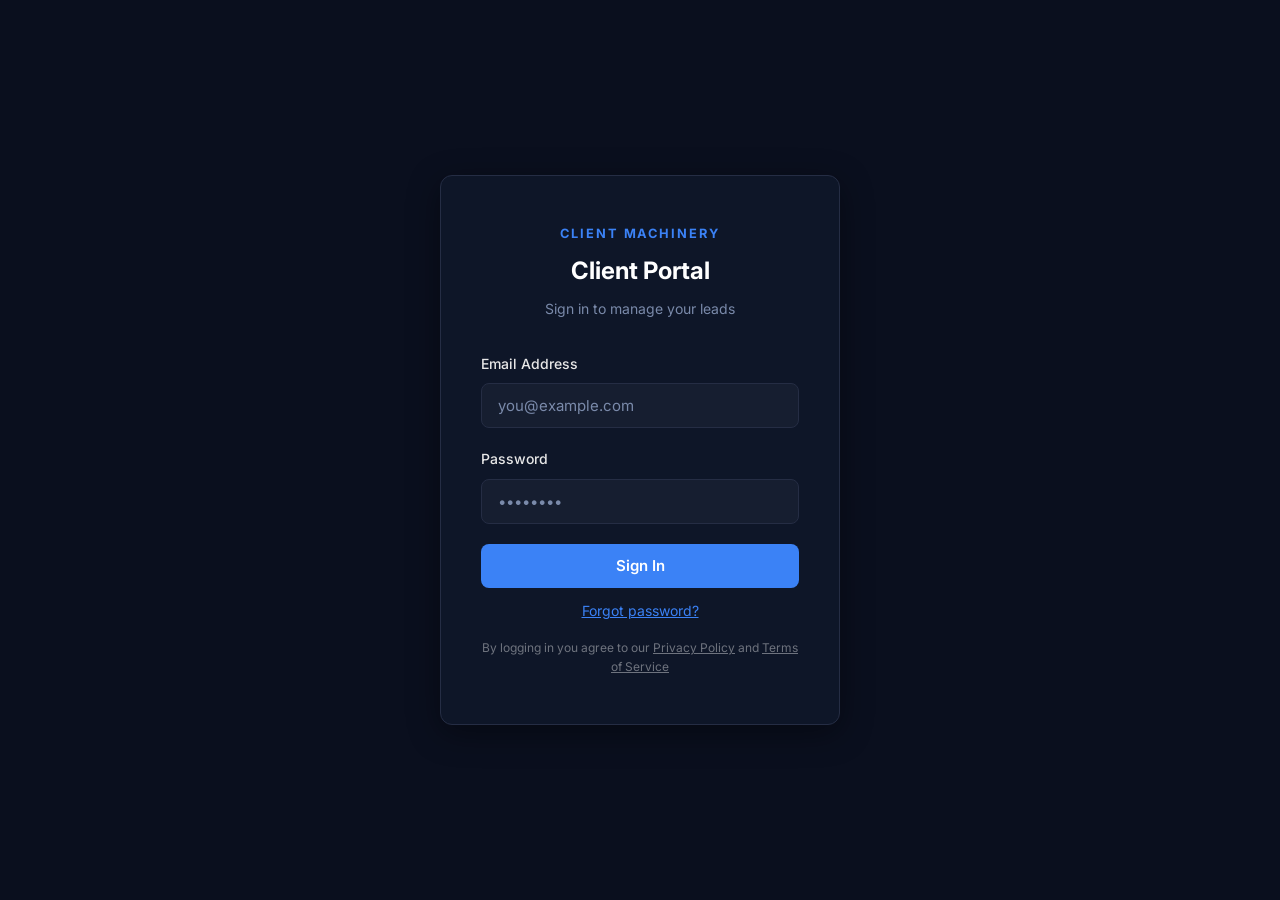
<file: portal/intake.html>
<!DOCTYPE html>
<html lang="en">
<head>
    <meta charset="UTF-8">
    <meta name="viewport" content="width=device-width, initial-scale=1.0">
    <title>Intake Form — Client Machinery</title>
    <link rel="preconnect" href="https://fonts.googleapis.com">
    <link rel="preconnect" href="https://fonts.gstatic.com" crossorigin>
    <link href="https://fonts.googleapis.com/css2?family=Inter:wght@400;500;600;700;800&display=swap" rel="stylesheet">
    <link rel="stylesheet" href="/portal/css/portal.css">
    <style>
        .intake-page {
            min-height: 100vh;
            display: flex;
            flex-direction: column;
        }
        .intake-body {
            flex: 1;
            display: flex;
            align-items: flex-start;
            justify-content: center;
            padding: 40px 24px 60px;
        }
        .intake-card {
            background: var(--dark);
            border: 1px solid var(--border);
            border-radius: 12px;
            padding: 48px 40px;
            width: 100%;
            max-width: 560px;
            box-shadow: 0 8px 32px rgba(0,0,0,0.4);
        }
        .intake-logo {
            font-size: 0.75rem;
            font-weight: 700;
            letter-spacing: 0.15em;
            text-transform: uppercase;
            color: var(--accent);
            margin-bottom: 8px;
        }
        .intake-title {
            font-size: 1.5rem;
            font-weight: 700;
            margin-bottom: 8px;
        }
        .intake-sub {
            font-size: 0.9rem;
            color: var(--muted);
            margin-bottom: 32px;
            line-height: 1.6;
        }
        .intake-form .form-group { margin-bottom: 20px; }
        .intake-form textarea { resize: vertical; min-height: 80px; }
        @media (max-width: 600px) {
            .intake-card { padding: 32px 20px; }
        }
    </style>
</head>
<body>
<div class="intake-page">
    <header class="topbar">
        <div class="topbar-logo">Client Machinery</div>
        <div class="topbar-right">
            <a href="/portal/dashboard" class="btn btn-danger" style="text-decoration:none;">Back to Dashboard</a>
        </div>
    </header>

    <div class="intake-body">
        <div class="intake-card">
            <div class="intake-logo">Client Machinery</div>
            <h1 class="intake-title">Tell us about your business</h1>
            <p class="intake-sub">This helps us optimize your lead scoring so the right prospects get prioritized automatically.</p>

            <form class="intake-form" id="intake-form" novalidate>
                <div class="form-group">
                    <label>Who is your ideal customer? *</label>
                    <textarea name="ideal_customer" placeholder="e.g. Homeowners in Dallas who need roof repair after storm damage" required></textarea>
                </div>
                <div class="form-group">
                    <label>What is your main service? *</label>
                    <input type="text" name="main_service" placeholder="e.g. Residential roofing, HVAC installation" required>
                </div>
                <div class="form-group">
                    <label>Where do your leads come from?</label>
                    <input type="text" name="lead_sources" placeholder="e.g. Referrals, Google ads, door knocking">
                </div>
                <div class="form-group">
                    <label>Roughly how many leads per month?</label>
                    <input type="number" name="monthly_leads" placeholder="e.g. 50" min="0">
                </div>
                <div class="form-group">
                    <label>What are your business hours?</label>
                    <input type="text" name="business_hours" placeholder="e.g. Mon–Fri 8am–6pm">
                </div>
                <div class="form-group">
                    <label>What is your current follow-up process?</label>
                    <textarea name="current_followup" placeholder="e.g. We call once then send an email if they don't respond"></textarea>
                </div>

                <button type="submit" class="btn btn-primary">Save My Settings</button>
            </form>

            <div class="success-msg" id="intake-success" style="margin-top:20px;"></div>
            <div class="error-msg" id="intake-error" style="margin-top:20px;"></div>
        </div>
    </div>
</div>

<script>
(function () {
    const token = sessionStorage.getItem('cm_token');
    if (!token) {
        window.location.href = '/portal';
        return;
    }

    function authHeaders() {
        return { 'Authorization': 'Bearer ' + token, 'Content-Type': 'application/json' };
    }

    function showMsg(id, text) {
        const el = document.getElementById(id);
        el.textContent = text;
        el.classList.add('visible');
    }

    function hideMsg(id) {
        document.getElementById(id).classList.remove('visible');
    }

    document.getElementById('intake-form').addEventListener('submit', async function (e) {
        e.preventDefault();
        hideMsg('intake-error');
        hideMsg('intake-success');

        const form = e.target;
        const data = {};
        new FormData(form).forEach(function (v, k) { data[k] = v.trim(); });

        if (!data.ideal_customer) {
            showMsg('intake-error', 'Please describe your ideal customer — this field is required.');
            return;
        }

        const btn = form.querySelector('button[type="submit"]');
        btn.disabled = true;
        btn.textContent = 'Saving…';

        try {
            const res = await fetch('/api/portal/intake', {
                method: 'POST',
                headers: authHeaders(),
                body: JSON.stringify(data),
            });
            const d = await res.json();

            if (!res.ok) {
                showMsg('intake-error', d.error || 'Failed to save settings.');
            } else {
                sessionStorage.setItem('cm_intake_success', '1');
                window.location.href = '/portal/dashboard';
            }
        } catch (err) {
            showMsg('intake-error', 'Network error. Please try again.');
        } finally {
            btn.disabled = false;
            btn.textContent = 'Save My Settings';
        }
    });
}());
</script>
</body>
</html>
</file>
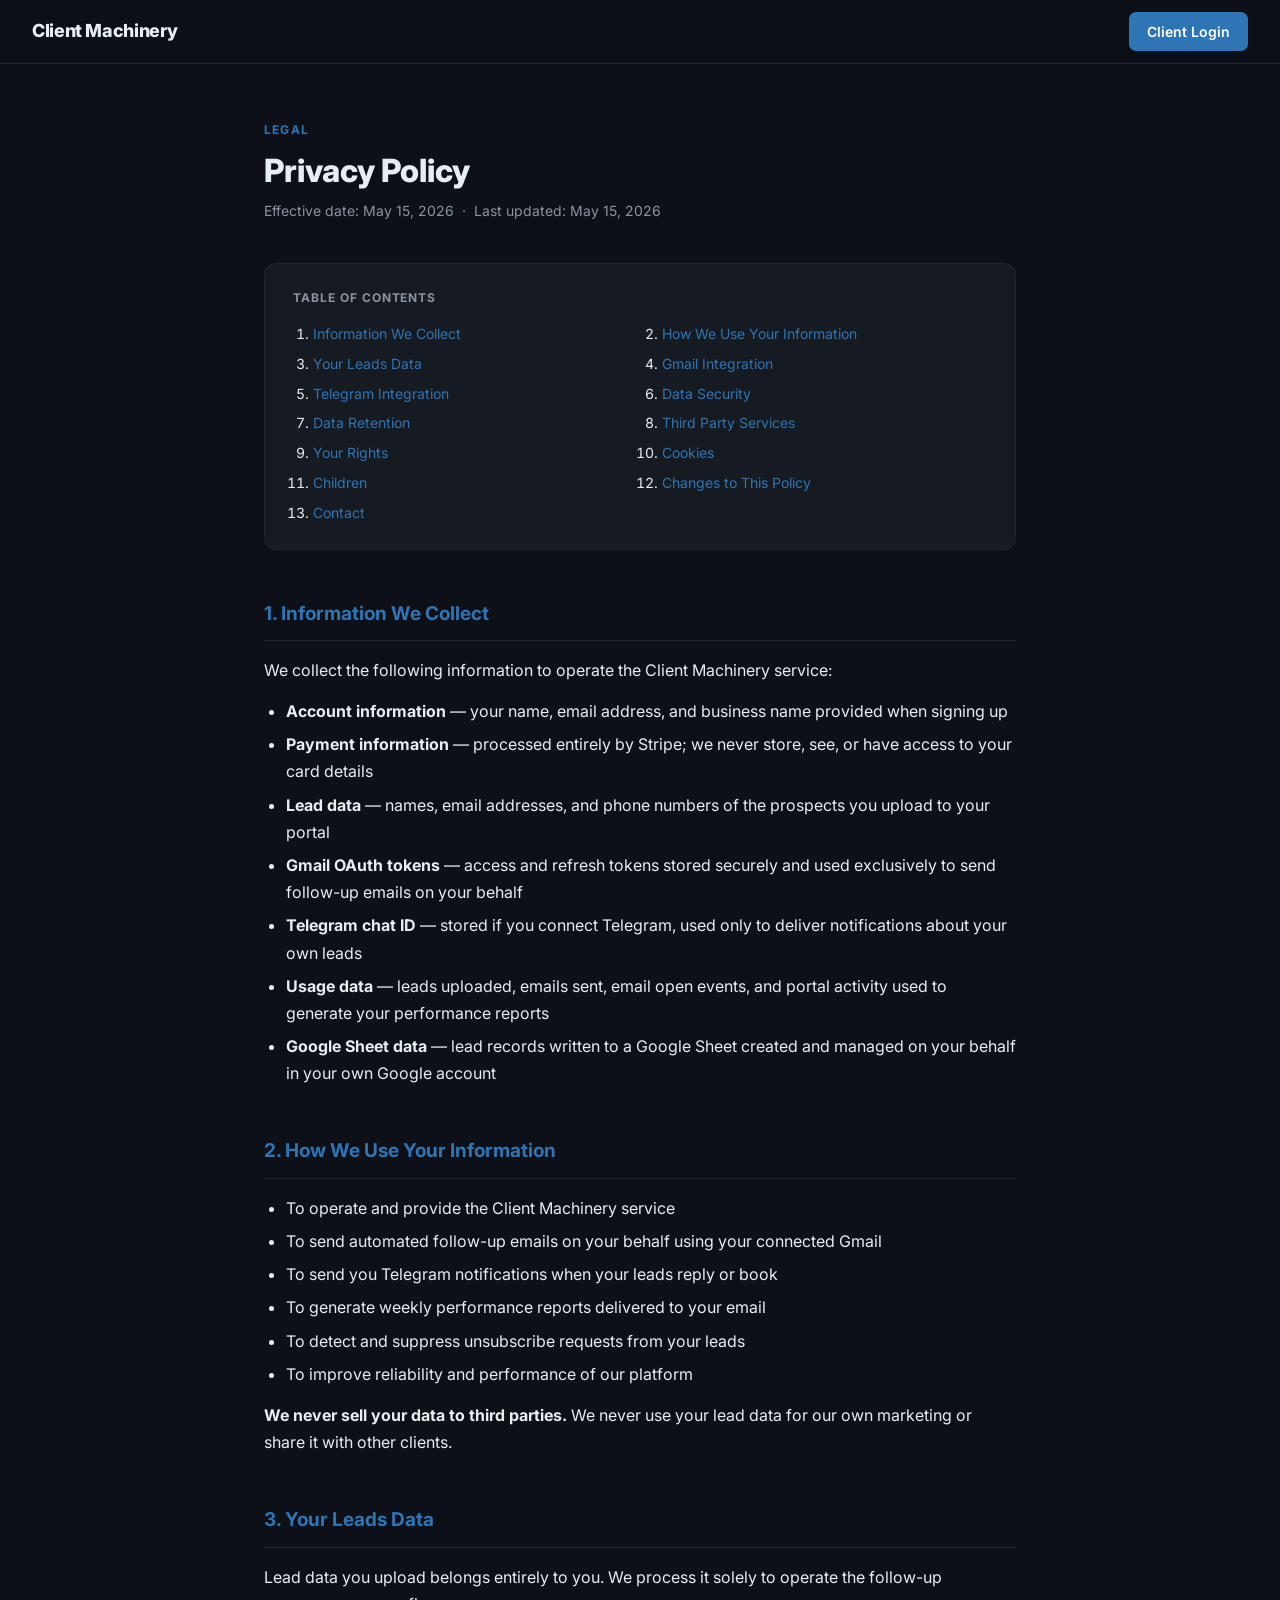
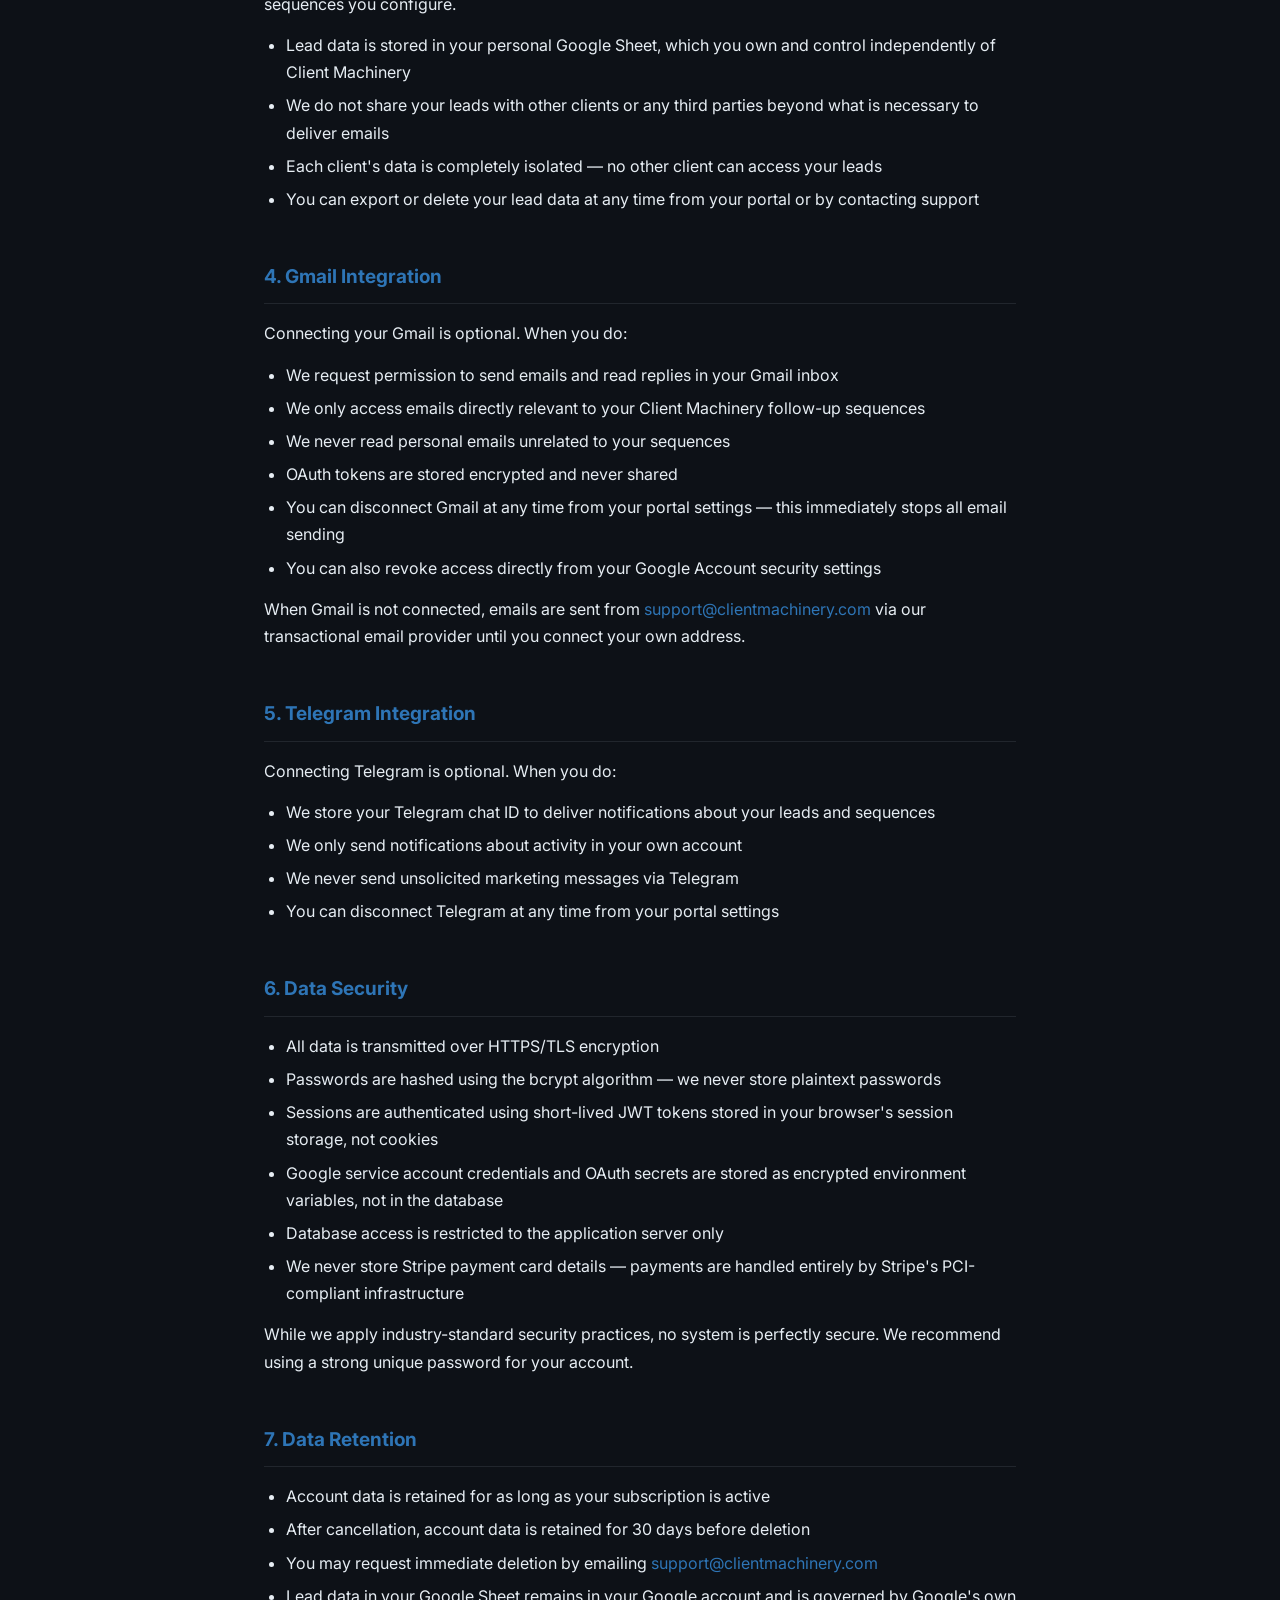
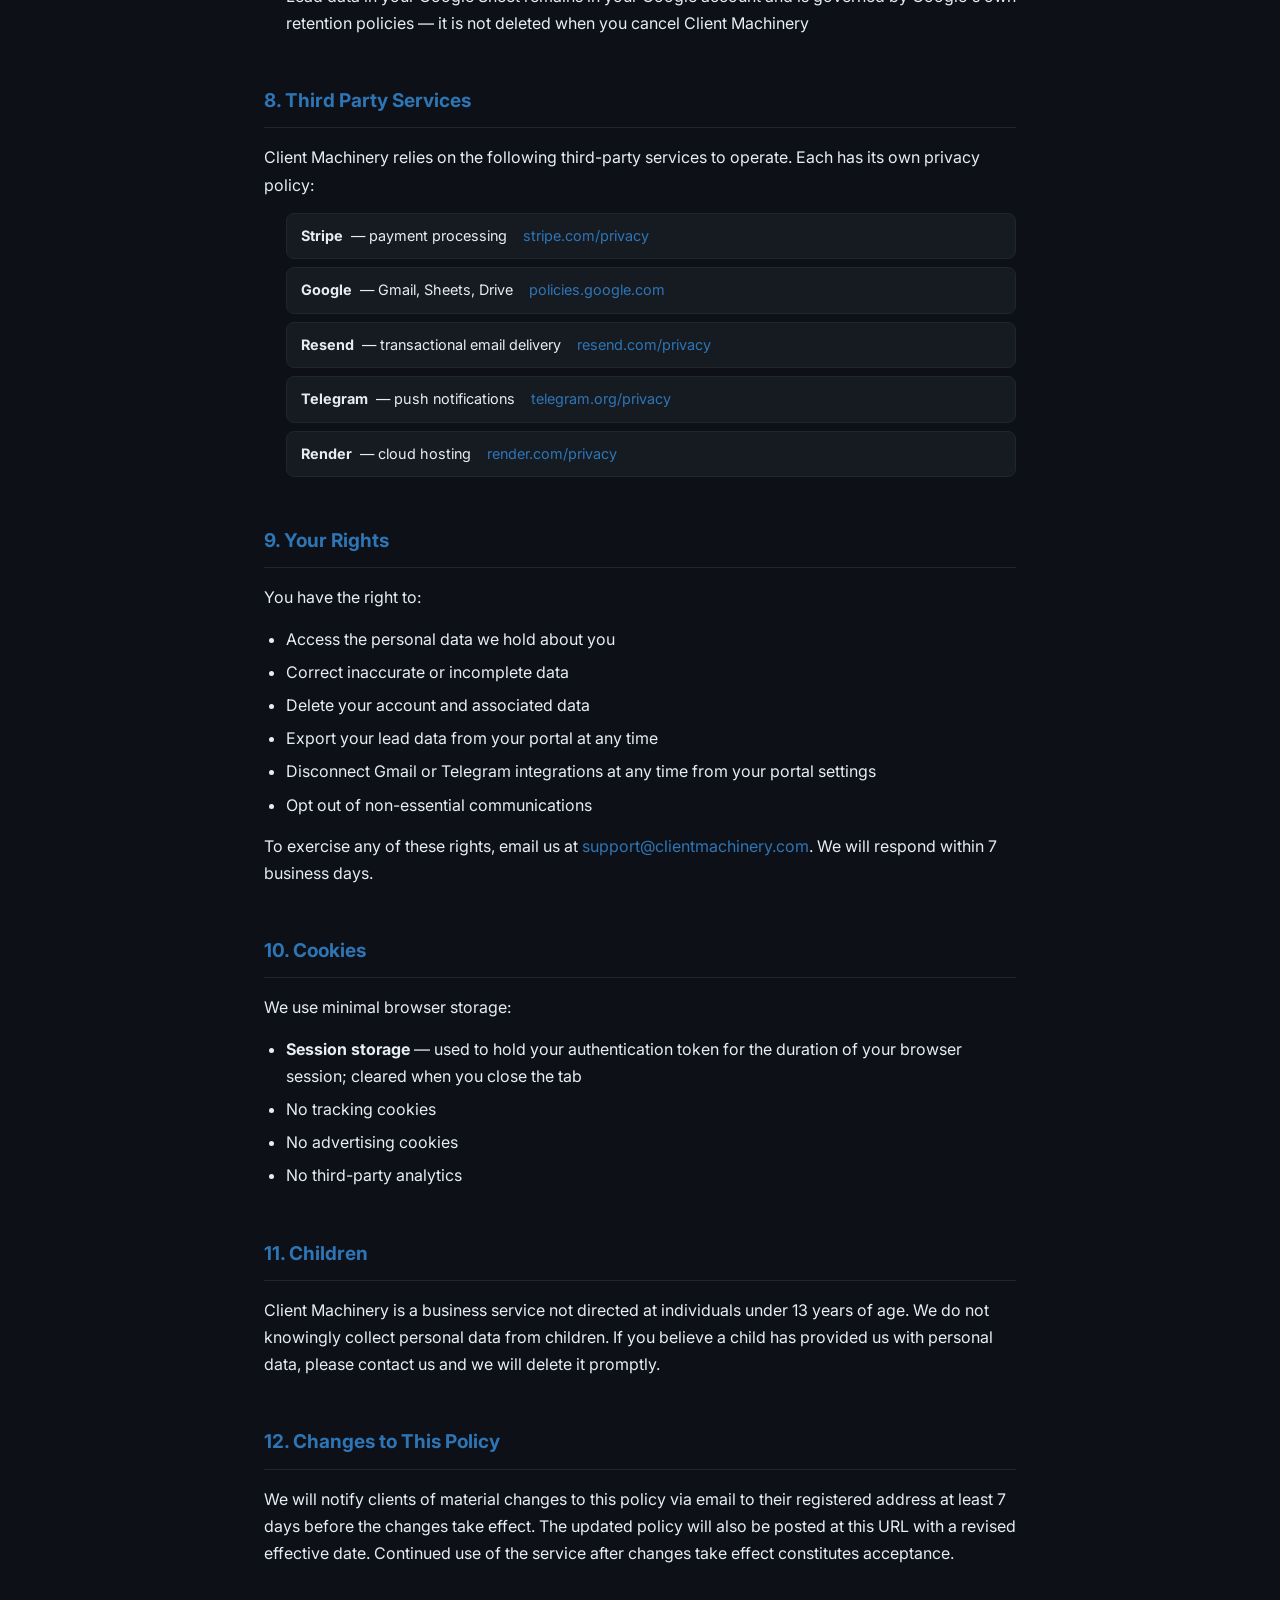
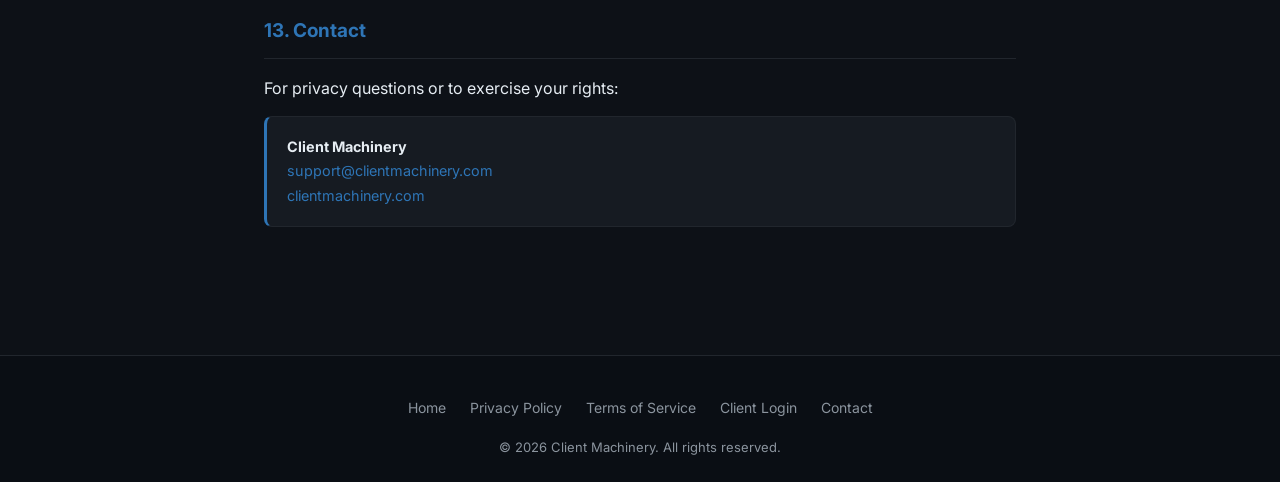
<file: portal/privacy.html>
<!DOCTYPE html>
<html lang="en">
<head>
    <meta charset="UTF-8">
    <meta name="viewport" content="width=device-width, initial-scale=1.0">
    <title>Privacy Policy — Client Machinery</title>
    <link rel="preconnect" href="https://fonts.googleapis.com">
    <link rel="preconnect" href="https://fonts.gstatic.com" crossorigin>
    <link href="https://fonts.googleapis.com/css2?family=Inter:wght@400;500;600;700;800&display=swap" rel="stylesheet">
    <style>
        *, *::before, *::after { box-sizing: border-box; margin: 0; padding: 0; }

        :root {
            --bg:      #0d1117;
            --surface: #161b22;
            --border:  #21262d;
            --accent:  #2E75B6;
            --text:    #e6edf3;
            --muted:   #8b949e;
            --font:    'Inter', -apple-system, sans-serif;
        }

        body {
            background: var(--bg);
            color: var(--text);
            font-family: var(--font);
            font-size: 1rem;
            line-height: 1.7;
        }

        a { color: var(--accent); text-decoration: none; }
        a:hover { text-decoration: underline; }

        /* ── Header ── */
        .site-header {
            background: rgba(13,17,23,0.95);
            border-bottom: 1px solid var(--border);
            padding: 0 32px;
            height: 64px;
            display: flex;
            align-items: center;
            justify-content: space-between;
            position: sticky;
            top: 0;
            z-index: 100;
        }
        .header-logo {
            font-size: 1.125rem;
            font-weight: 800;
            color: var(--text);
            letter-spacing: -0.02em;
        }
        .header-logo a { color: inherit; text-decoration: none; }
        .header-login {
            background: var(--accent);
            color: #fff;
            font-size: 0.875rem;
            font-weight: 600;
            padding: 8px 18px;
            border-radius: 7px;
            text-decoration: none;
            transition: opacity 0.15s;
        }
        .header-login:hover { opacity: 0.88; text-decoration: none; }

        /* ── Page content ── */
        .page-wrap {
            max-width: 800px;
            margin: 0 auto;
            padding: 56px 24px 80px;
        }

        .page-label {
            font-size: 0.75rem;
            font-weight: 700;
            letter-spacing: 0.1em;
            text-transform: uppercase;
            color: var(--accent);
            margin-bottom: 12px;
        }

        h1 {
            font-size: 2rem;
            font-weight: 800;
            color: var(--text);
            line-height: 1.2;
            margin-bottom: 8px;
        }

        .effective-date {
            font-size: 0.875rem;
            color: var(--muted);
            margin-bottom: 40px;
        }

        /* ── Table of contents ── */
        .toc {
            background: var(--surface);
            border: 1px solid var(--border);
            border-radius: 12px;
            padding: 24px 28px;
            margin-bottom: 48px;
        }
        .toc-title {
            font-size: 0.75rem;
            font-weight: 700;
            letter-spacing: 0.08em;
            text-transform: uppercase;
            color: var(--muted);
            margin-bottom: 14px;
        }
        .toc ol {
            padding-left: 20px;
            display: grid;
            grid-template-columns: 1fr 1fr;
            gap: 6px 24px;
        }
        .toc li { font-size: 0.875rem; }
        .toc a { color: var(--accent); }
        @media (max-width: 560px) {
            .toc ol { grid-template-columns: 1fr; }
        }

        /* ── Sections ── */
        .policy-section {
            margin-bottom: 48px;
            scroll-margin-top: 80px;
        }

        .policy-section h2 {
            font-size: 1.1875rem;
            font-weight: 700;
            color: var(--accent);
            margin-bottom: 16px;
            padding-bottom: 10px;
            border-bottom: 1px solid var(--border);
        }

        .policy-section p {
            margin-bottom: 14px;
            color: var(--text);
        }

        .policy-section p:last-child { margin-bottom: 0; }

        .policy-section ul, .policy-section ol {
            padding-left: 22px;
            margin-bottom: 14px;
        }

        .policy-section li {
            margin-bottom: 6px;
        }

        .third-party-list {
            list-style: none;
            padding: 0;
        }
        .third-party-list li {
            display: flex;
            gap: 8px;
            padding: 10px 14px;
            background: var(--surface);
            border: 1px solid var(--border);
            border-radius: 8px;
            margin-bottom: 8px;
            font-size: 0.9rem;
            align-items: baseline;
        }
        .third-party-list strong { white-space: nowrap; color: var(--text); }

        .contact-box {
            background: var(--surface);
            border: 1px solid var(--border);
            border-left: 3px solid var(--accent);
            border-radius: 8px;
            padding: 18px 20px;
            font-size: 0.9rem;
        }

        /* ── Footer ── */
        .site-footer {
            background: #0a0e14;
            border-top: 1px solid var(--border);
            padding: 40px 24px 24px;
            text-align: center;
        }
        .footer-links-row {
            display: flex;
            justify-content: center;
            gap: 24px;
            flex-wrap: wrap;
            margin-bottom: 16px;
        }
        .footer-links-row a {
            font-size: 0.875rem;
            color: var(--muted);
        }
        .footer-links-row a:hover { color: var(--text); }
        .footer-copy {
            font-size: 0.8125rem;
            color: var(--muted);
        }
    </style>
</head>
<body>

<header class="site-header">
    <div class="header-logo"><a href="/">Client Machinery</a></div>
    <a href="/portal" class="header-login">Client Login</a>
</header>

<div class="page-wrap">
    <div class="page-label">Legal</div>
    <h1>Privacy Policy</h1>
    <p class="effective-date">Effective date: May 15, 2026 &nbsp;·&nbsp; Last updated: May 15, 2026</p>

    <div class="toc">
        <div class="toc-title">Table of Contents</div>
        <ol>
            <li><a href="#information-we-collect">Information We Collect</a></li>
            <li><a href="#how-we-use">How We Use Your Information</a></li>
            <li><a href="#your-leads-data">Your Leads Data</a></li>
            <li><a href="#gmail-integration">Gmail Integration</a></li>
            <li><a href="#telegram-integration">Telegram Integration</a></li>
            <li><a href="#data-security">Data Security</a></li>
            <li><a href="#data-retention">Data Retention</a></li>
            <li><a href="#third-party-services">Third Party Services</a></li>
            <li><a href="#your-rights">Your Rights</a></li>
            <li><a href="#cookies">Cookies</a></li>
            <li><a href="#children">Children</a></li>
            <li><a href="#changes">Changes to This Policy</a></li>
            <li><a href="#contact">Contact</a></li>
        </ol>
    </div>

    <div class="policy-section" id="information-we-collect">
        <h2>1. Information We Collect</h2>
        <p>We collect the following information to operate the Client Machinery service:</p>
        <ul>
            <li><strong>Account information</strong> — your name, email address, and business name provided when signing up</li>
            <li><strong>Payment information</strong> — processed entirely by Stripe; we never store, see, or have access to your card details</li>
            <li><strong>Lead data</strong> — names, email addresses, and phone numbers of the prospects you upload to your portal</li>
            <li><strong>Gmail OAuth tokens</strong> — access and refresh tokens stored securely and used exclusively to send follow-up emails on your behalf</li>
            <li><strong>Telegram chat ID</strong> — stored if you connect Telegram, used only to deliver notifications about your own leads</li>
            <li><strong>Usage data</strong> — leads uploaded, emails sent, email open events, and portal activity used to generate your performance reports</li>
            <li><strong>Google Sheet data</strong> — lead records written to a Google Sheet created and managed on your behalf in your own Google account</li>
        </ul>
    </div>

    <div class="policy-section" id="how-we-use">
        <h2>2. How We Use Your Information</h2>
        <ul>
            <li>To operate and provide the Client Machinery service</li>
            <li>To send automated follow-up emails on your behalf using your connected Gmail</li>
            <li>To send you Telegram notifications when your leads reply or book</li>
            <li>To generate weekly performance reports delivered to your email</li>
            <li>To detect and suppress unsubscribe requests from your leads</li>
            <li>To improve reliability and performance of our platform</li>
        </ul>
        <p><strong>We never sell your data to third parties.</strong> We never use your lead data for our own marketing or share it with other clients.</p>
    </div>

    <div class="policy-section" id="your-leads-data">
        <h2>3. Your Leads Data</h2>
        <p>Lead data you upload belongs entirely to you. We process it solely to operate the follow-up sequences you configure.</p>
        <ul>
            <li>Lead data is stored in your personal Google Sheet, which you own and control independently of Client Machinery</li>
            <li>We do not share your leads with other clients or any third parties beyond what is necessary to deliver emails</li>
            <li>Each client's data is completely isolated — no other client can access your leads</li>
            <li>You can export or delete your lead data at any time from your portal or by contacting support</li>
        </ul>
    </div>

    <div class="policy-section" id="gmail-integration">
        <h2>4. Gmail Integration</h2>
        <p>Connecting your Gmail is optional. When you do:</p>
        <ul>
            <li>We request permission to send emails and read replies in your Gmail inbox</li>
            <li>We only access emails directly relevant to your Client Machinery follow-up sequences</li>
            <li>We never read personal emails unrelated to your sequences</li>
            <li>OAuth tokens are stored encrypted and never shared</li>
            <li>You can disconnect Gmail at any time from your portal settings — this immediately stops all email sending</li>
            <li>You can also revoke access directly from your Google Account security settings</li>
        </ul>
        <p>When Gmail is not connected, emails are sent from <a href="mailto:support@clientmachinery.com">support@clientmachinery.com</a> via our transactional email provider until you connect your own address.</p>
    </div>

    <div class="policy-section" id="telegram-integration">
        <h2>5. Telegram Integration</h2>
        <p>Connecting Telegram is optional. When you do:</p>
        <ul>
            <li>We store your Telegram chat ID to deliver notifications about your leads and sequences</li>
            <li>We only send notifications about activity in your own account</li>
            <li>We never send unsolicited marketing messages via Telegram</li>
            <li>You can disconnect Telegram at any time from your portal settings</li>
        </ul>
    </div>

    <div class="policy-section" id="data-security">
        <h2>6. Data Security</h2>
        <ul>
            <li>All data is transmitted over HTTPS/TLS encryption</li>
            <li>Passwords are hashed using the bcrypt algorithm — we never store plaintext passwords</li>
            <li>Sessions are authenticated using short-lived JWT tokens stored in your browser's session storage, not cookies</li>
            <li>Google service account credentials and OAuth secrets are stored as encrypted environment variables, not in the database</li>
            <li>Database access is restricted to the application server only</li>
            <li>We never store Stripe payment card details — payments are handled entirely by Stripe's PCI-compliant infrastructure</li>
        </ul>
        <p>While we apply industry-standard security practices, no system is perfectly secure. We recommend using a strong unique password for your account.</p>
    </div>

    <div class="policy-section" id="data-retention">
        <h2>7. Data Retention</h2>
        <ul>
            <li>Account data is retained for as long as your subscription is active</li>
            <li>After cancellation, account data is retained for 30 days before deletion</li>
            <li>You may request immediate deletion by emailing <a href="mailto:support@clientmachinery.com">support@clientmachinery.com</a></li>
            <li>Lead data in your Google Sheet remains in your Google account and is governed by Google's own retention policies — it is not deleted when you cancel Client Machinery</li>
        </ul>
    </div>

    <div class="policy-section" id="third-party-services">
        <h2>8. Third Party Services</h2>
        <p>Client Machinery relies on the following third-party services to operate. Each has its own privacy policy:</p>
        <ul class="third-party-list">
            <li><strong>Stripe</strong> — payment processing &nbsp;<a href="https://stripe.com/privacy" target="_blank" rel="noopener">stripe.com/privacy</a></li>
            <li><strong>Google</strong> — Gmail, Sheets, Drive &nbsp;<a href="https://policies.google.com/privacy" target="_blank" rel="noopener">policies.google.com</a></li>
            <li><strong>Resend</strong> — transactional email delivery &nbsp;<a href="https://resend.com/privacy" target="_blank" rel="noopener">resend.com/privacy</a></li>
            <li><strong>Telegram</strong> — push notifications &nbsp;<a href="https://telegram.org/privacy" target="_blank" rel="noopener">telegram.org/privacy</a></li>
            <li><strong>Render</strong> — cloud hosting &nbsp;<a href="https://render.com/privacy" target="_blank" rel="noopener">render.com/privacy</a></li>
        </ul>
    </div>

    <div class="policy-section" id="your-rights">
        <h2>9. Your Rights</h2>
        <p>You have the right to:</p>
        <ul>
            <li>Access the personal data we hold about you</li>
            <li>Correct inaccurate or incomplete data</li>
            <li>Delete your account and associated data</li>
            <li>Export your lead data from your portal at any time</li>
            <li>Disconnect Gmail or Telegram integrations at any time from your portal settings</li>
            <li>Opt out of non-essential communications</li>
        </ul>
        <p>To exercise any of these rights, email us at <a href="mailto:support@clientmachinery.com">support@clientmachinery.com</a>. We will respond within 7 business days.</p>
    </div>

    <div class="policy-section" id="cookies">
        <h2>10. Cookies</h2>
        <p>We use minimal browser storage:</p>
        <ul>
            <li><strong>Session storage</strong> — used to hold your authentication token for the duration of your browser session; cleared when you close the tab</li>
            <li>No tracking cookies</li>
            <li>No advertising cookies</li>
            <li>No third-party analytics</li>
        </ul>
    </div>

    <div class="policy-section" id="children">
        <h2>11. Children</h2>
        <p>Client Machinery is a business service not directed at individuals under 13 years of age. We do not knowingly collect personal data from children. If you believe a child has provided us with personal data, please contact us and we will delete it promptly.</p>
    </div>

    <div class="policy-section" id="changes">
        <h2>12. Changes to This Policy</h2>
        <p>We will notify clients of material changes to this policy via email to their registered address at least 7 days before the changes take effect. The updated policy will also be posted at this URL with a revised effective date. Continued use of the service after changes take effect constitutes acceptance.</p>
    </div>

    <div class="policy-section" id="contact">
        <h2>13. Contact</h2>
        <p>For privacy questions or to exercise your rights:</p>
        <div class="contact-box">
            <strong>Client Machinery</strong><br>
            <a href="mailto:support@clientmachinery.com">support@clientmachinery.com</a><br>
            <a href="https://clientmachinery.com">clientmachinery.com</a>
        </div>
    </div>
</div>

<footer class="site-footer">
    <div class="footer-links-row">
        <a href="/">Home</a>
        <a href="/privacy">Privacy Policy</a>
        <a href="/terms">Terms of Service</a>
        <a href="/portal">Client Login</a>
        <a href="mailto:support@clientmachinery.com">Contact</a>
    </div>
    <p class="footer-copy">&copy; 2026 Client Machinery. All rights reserved.</p>
</footer>

</body>
</html>
</file>
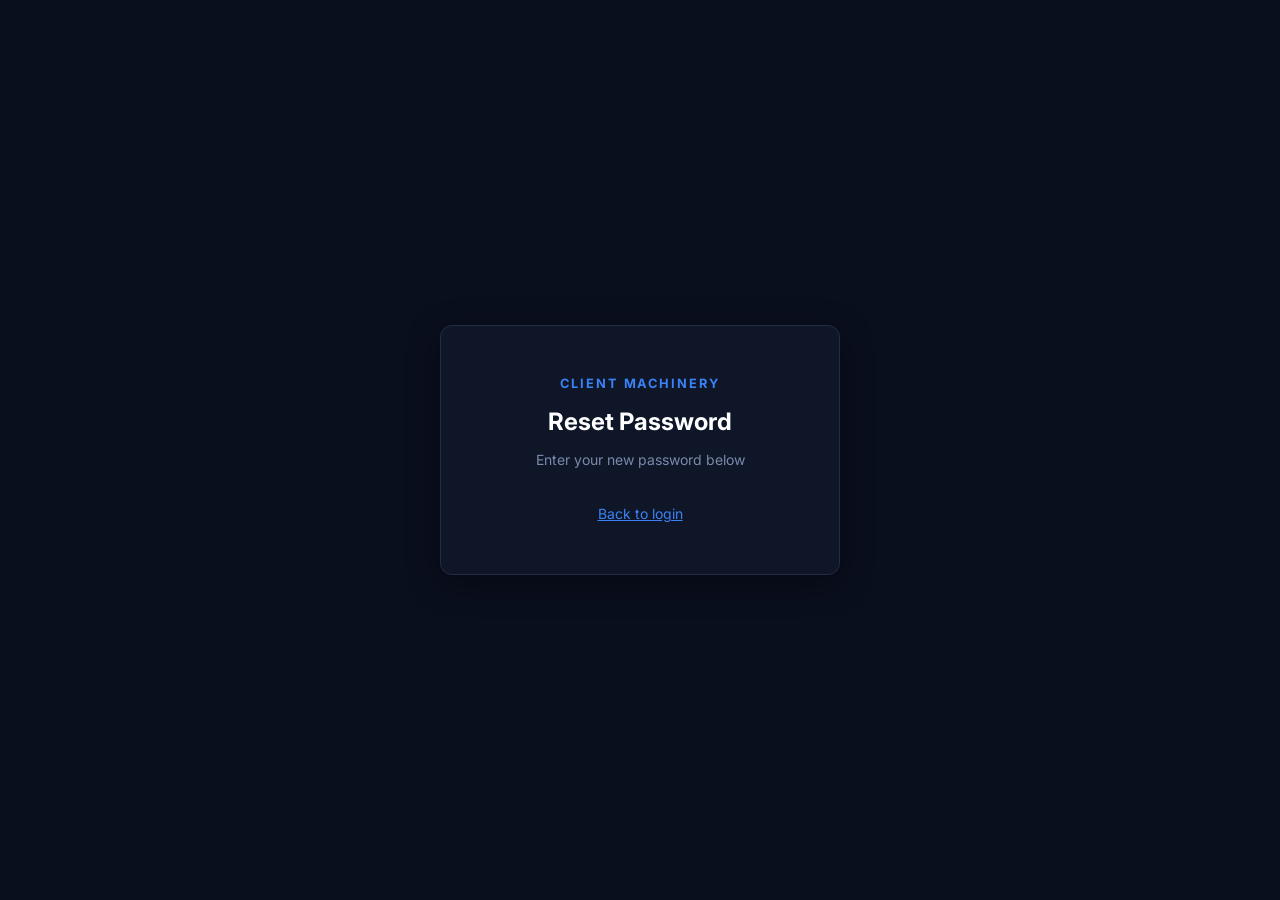
<file: portal/reset-password.html>
<!DOCTYPE html>
<html lang="en">
<head>
    <meta charset="UTF-8">
    <meta name="viewport" content="width=device-width, initial-scale=1.0">
    <title>Reset Password — Client Machinery</title>
    <link rel="preconnect" href="https://fonts.googleapis.com">
    <link rel="preconnect" href="https://fonts.gstatic.com" crossorigin>
    <link href="https://fonts.googleapis.com/css2?family=Inter:wght@400;500;600;700;800&display=swap" rel="stylesheet">
    <link rel="stylesheet" href="/portal/css/portal.css">
</head>
<body>
    <div class="login-page">
        <div class="login-card">
            <div class="login-logo">Client Machinery</div>
            <h1 class="login-title" id="page-title">Reset Password</h1>
            <p class="login-subtitle" id="page-subtitle">Enter your new password below</p>

            <form id="reset-form" novalidate>
                <div class="form-group">
                    <label for="new-password">New Password</label>
                    <input type="password" id="new-password" placeholder="8+ characters" required>
                </div>
                <div class="form-group">
                    <label for="confirm-password">Confirm Password</label>
                    <input type="password" id="confirm-password" placeholder="Repeat password" required>
                </div>
                <button type="submit" class="btn btn-primary" id="reset-btn">Set New Password</button>
                <div class="error-msg" id="error-msg"></div>
                <div class="success-msg" id="success-msg"></div>
            </form>
            <p style="text-align:center;margin-top:16px;font-size:0.875rem;">
                <a href="/portal" style="color:var(--accent);">Back to login</a>
            </p>
        </div>
    </div>

    <script>
    (function () {
        const params = new URLSearchParams(window.location.search);
        const token = params.get('token');
        const form = document.getElementById('reset-form');
        const btn = document.getElementById('reset-btn');
        const errorEl = document.getElementById('error-msg');
        const successEl = document.getElementById('success-msg');

        if (!token) {
            errorEl.textContent = 'Invalid reset link. Please request a new one.';
            errorEl.classList.add('visible');
            form.style.display = 'none';
        }

        form.addEventListener('submit', async function (e) {
            e.preventDefault();
            errorEl.classList.remove('visible');
            successEl.classList.remove('visible');

            const newPw = document.getElementById('new-password').value;
            const confirmPw = document.getElementById('confirm-password').value;

            if (!newPw || newPw.length < 8) {
                errorEl.textContent = 'Password must be at least 8 characters.';
                errorEl.classList.add('visible');
                return;
            }
            if (newPw !== confirmPw) {
                errorEl.textContent = 'Passwords do not match.';
                errorEl.classList.add('visible');
                return;
            }

            btn.disabled = true;
            btn.textContent = 'Saving…';

            try {
                const res = await fetch('/api/portal/reset-password', {
                    method: 'POST',
                    headers: { 'Content-Type': 'application/json' },
                    body: JSON.stringify({ token, new_password: newPw }),
                });
                const data = await res.json();
                if (!res.ok) {
                    errorEl.textContent = data.error || 'Reset failed. Please try again.';
                    errorEl.classList.add('visible');
                    return;
                }
                successEl.textContent = 'Password updated! Redirecting to login…';
                successEl.classList.add('visible');
                form.style.display = 'none';
                setTimeout(() => { window.location.href = '/portal'; }, 2000);
            } catch (err) {
                errorEl.textContent = 'Network error. Please try again.';
                errorEl.classList.add('visible');
            } finally {
                btn.disabled = false;
                btn.textContent = 'Set New Password';
            }
        });
    }());
    </script>
</body>
</html>
</file>
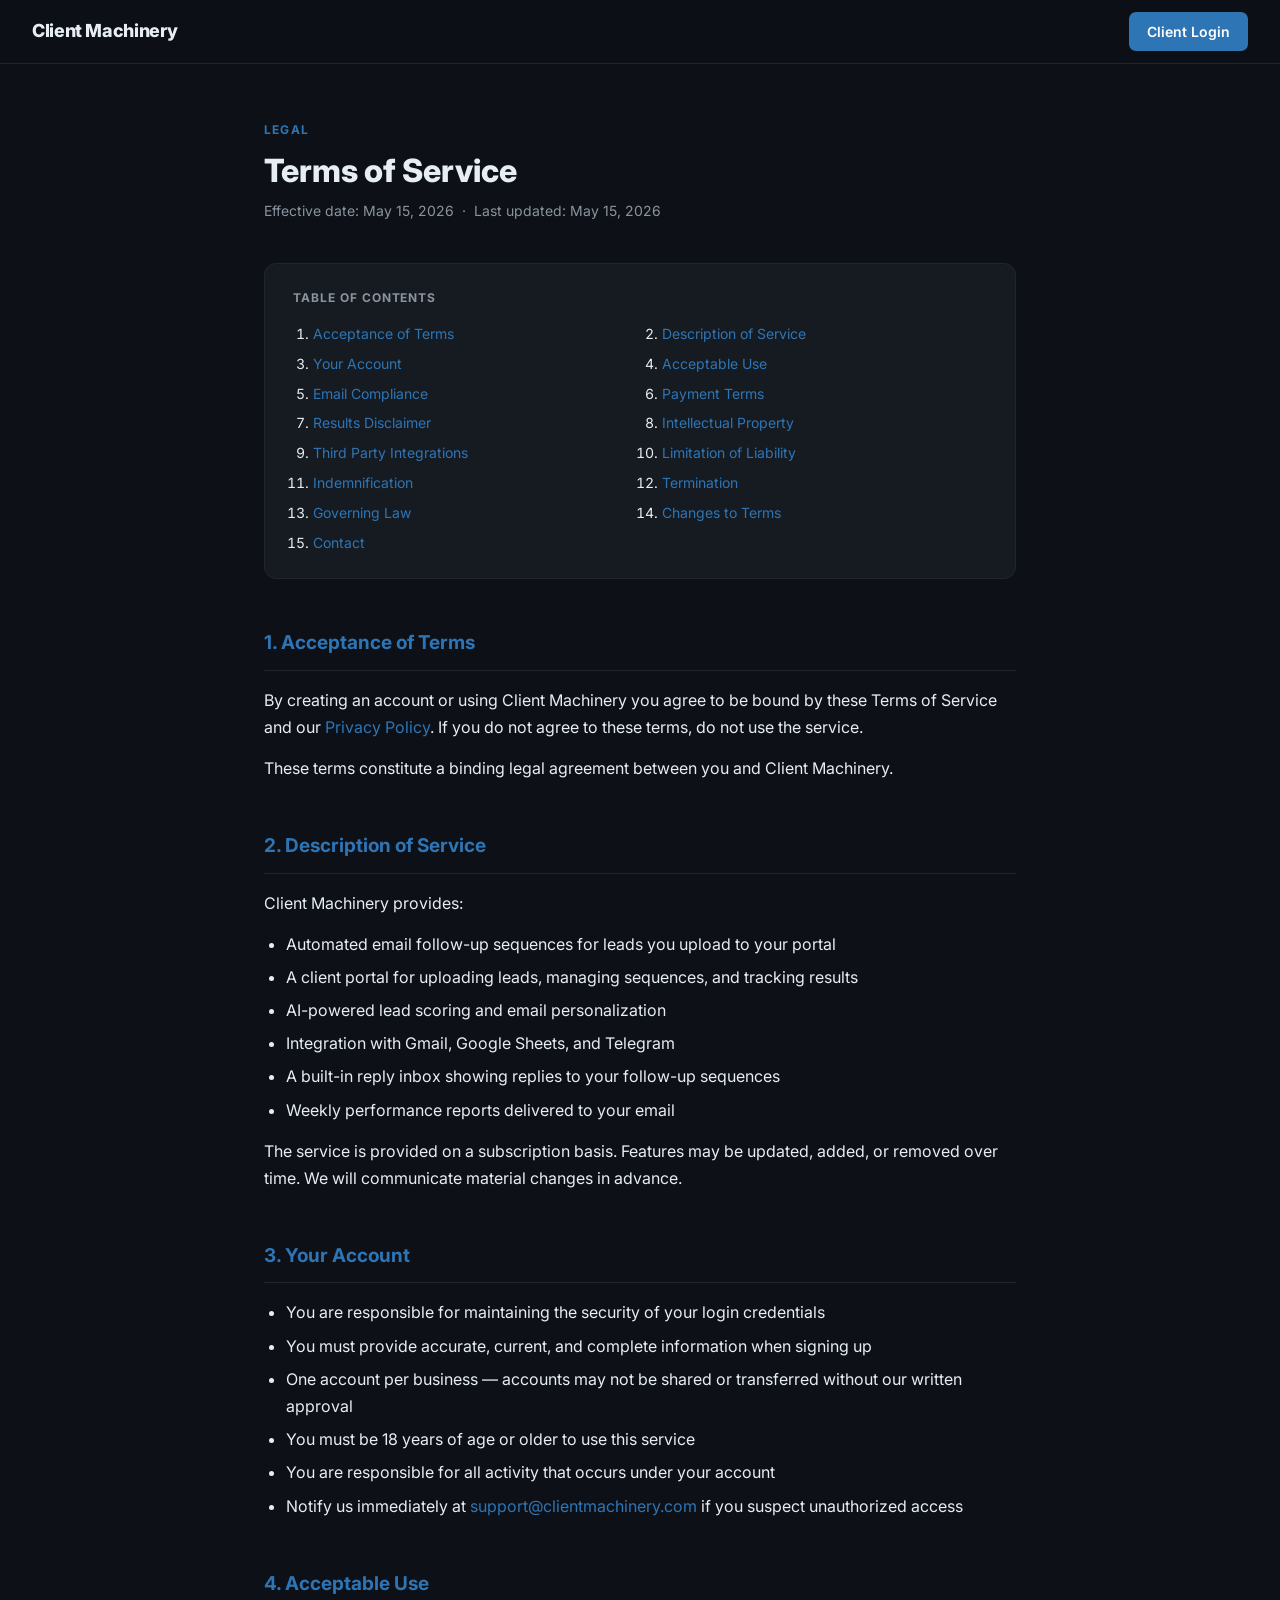
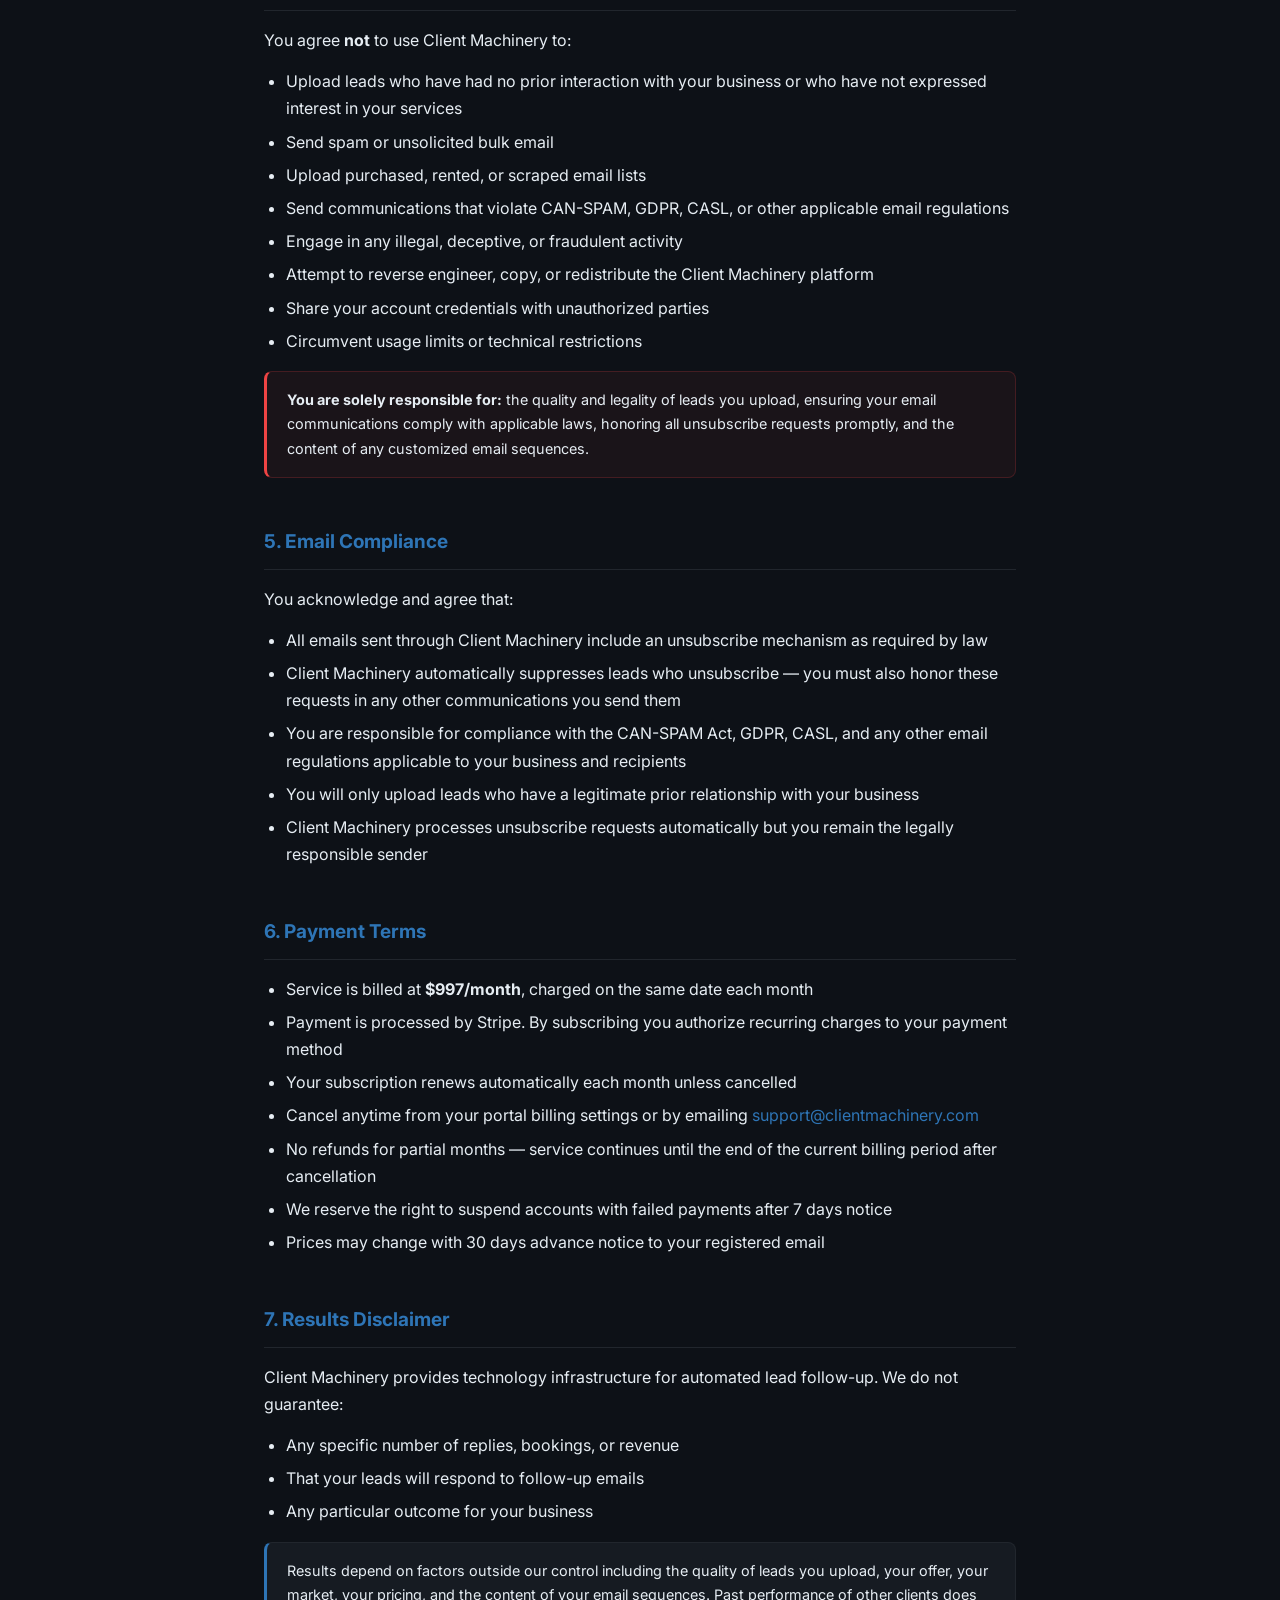
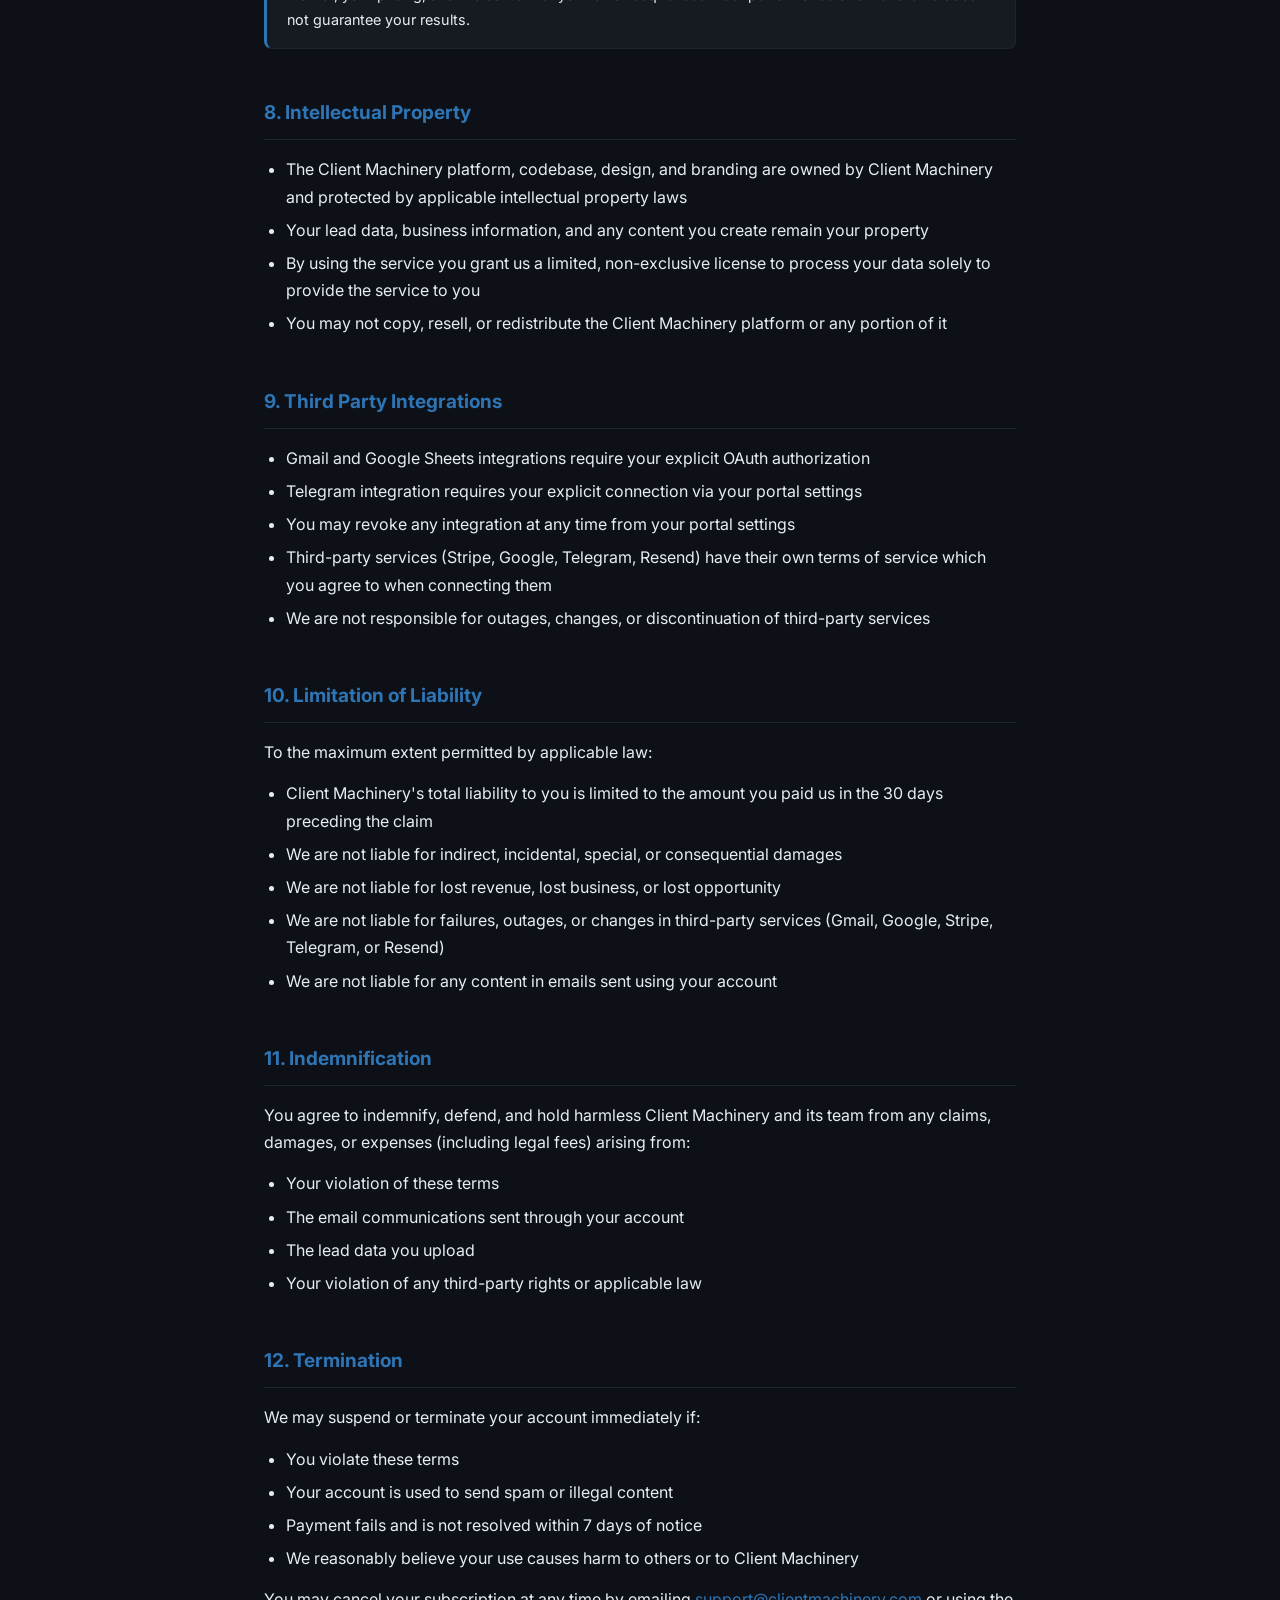
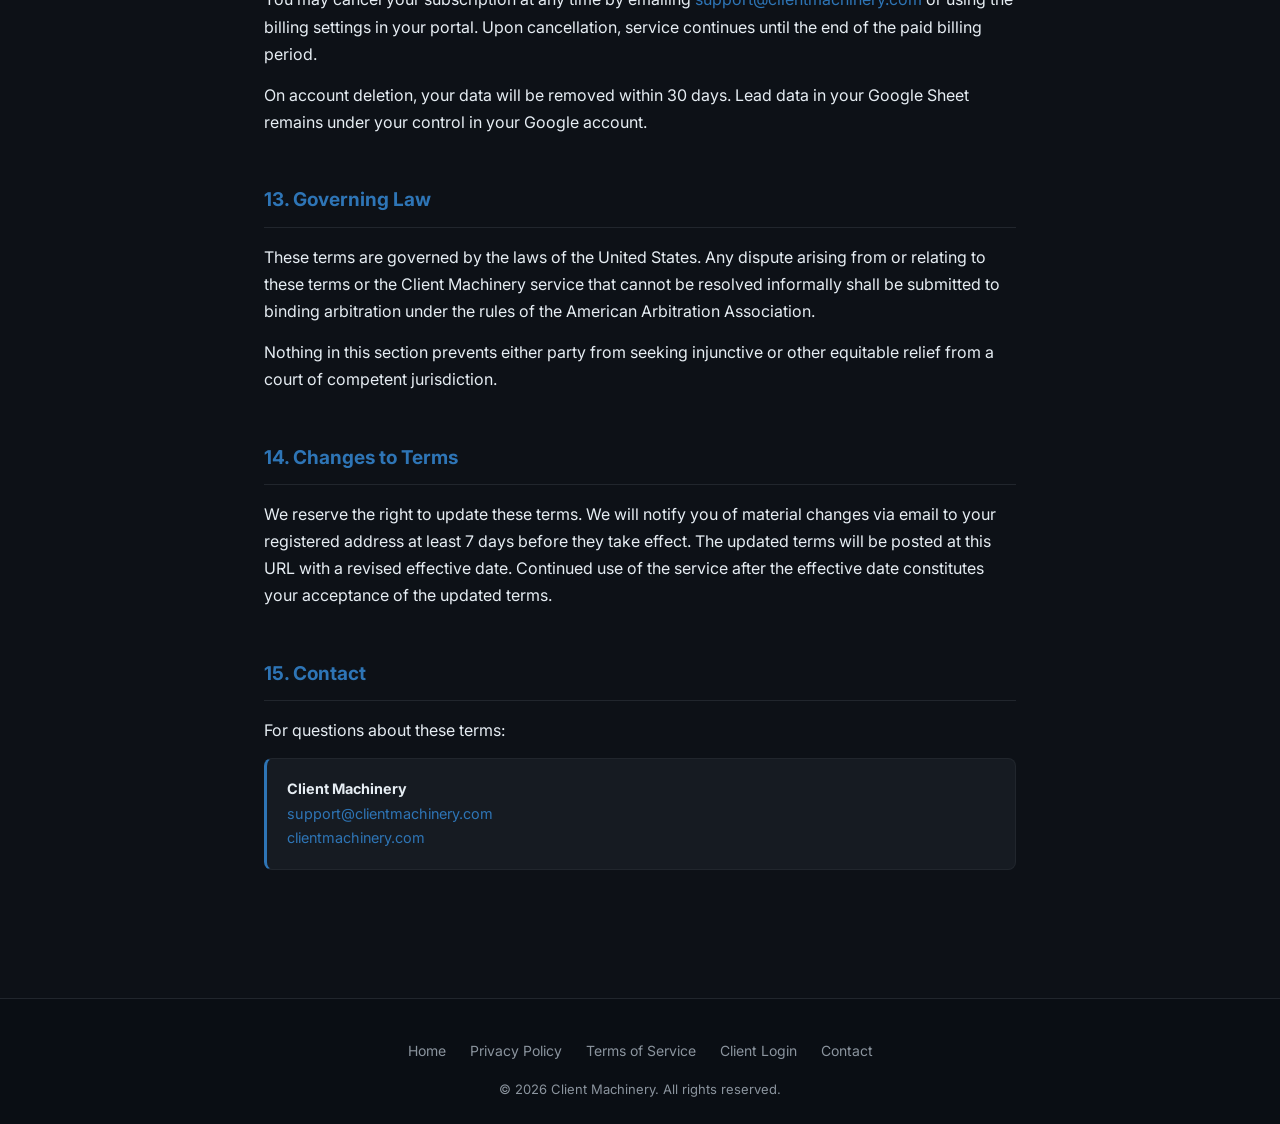
<file: portal/terms.html>
<!DOCTYPE html>
<html lang="en">
<head>
    <meta charset="UTF-8">
    <meta name="viewport" content="width=device-width, initial-scale=1.0">
    <title>Terms of Service — Client Machinery</title>
    <link rel="preconnect" href="https://fonts.googleapis.com">
    <link rel="preconnect" href="https://fonts.gstatic.com" crossorigin>
    <link href="https://fonts.googleapis.com/css2?family=Inter:wght@400;500;600;700;800&display=swap" rel="stylesheet">
    <style>
        *, *::before, *::after { box-sizing: border-box; margin: 0; padding: 0; }

        :root {
            --bg:      #0d1117;
            --surface: #161b22;
            --border:  #21262d;
            --accent:  #2E75B6;
            --text:    #e6edf3;
            --muted:   #8b949e;
            --font:    'Inter', -apple-system, sans-serif;
        }

        body {
            background: var(--bg);
            color: var(--text);
            font-family: var(--font);
            font-size: 1rem;
            line-height: 1.7;
        }

        a { color: var(--accent); text-decoration: none; }
        a:hover { text-decoration: underline; }

        /* ── Header ── */
        .site-header {
            background: rgba(13,17,23,0.95);
            border-bottom: 1px solid var(--border);
            padding: 0 32px;
            height: 64px;
            display: flex;
            align-items: center;
            justify-content: space-between;
            position: sticky;
            top: 0;
            z-index: 100;
        }
        .header-logo {
            font-size: 1.125rem;
            font-weight: 800;
            color: var(--text);
            letter-spacing: -0.02em;
        }
        .header-logo a { color: inherit; text-decoration: none; }
        .header-login {
            background: var(--accent);
            color: #fff;
            font-size: 0.875rem;
            font-weight: 600;
            padding: 8px 18px;
            border-radius: 7px;
            text-decoration: none;
            transition: opacity 0.15s;
        }
        .header-login:hover { opacity: 0.88; text-decoration: none; }

        /* ── Page content ── */
        .page-wrap {
            max-width: 800px;
            margin: 0 auto;
            padding: 56px 24px 80px;
        }

        .page-label {
            font-size: 0.75rem;
            font-weight: 700;
            letter-spacing: 0.1em;
            text-transform: uppercase;
            color: var(--accent);
            margin-bottom: 12px;
        }

        h1 {
            font-size: 2rem;
            font-weight: 800;
            color: var(--text);
            line-height: 1.2;
            margin-bottom: 8px;
        }

        .effective-date {
            font-size: 0.875rem;
            color: var(--muted);
            margin-bottom: 40px;
        }

        /* ── Table of contents ── */
        .toc {
            background: var(--surface);
            border: 1px solid var(--border);
            border-radius: 12px;
            padding: 24px 28px;
            margin-bottom: 48px;
        }
        .toc-title {
            font-size: 0.75rem;
            font-weight: 700;
            letter-spacing: 0.08em;
            text-transform: uppercase;
            color: var(--muted);
            margin-bottom: 14px;
        }
        .toc ol {
            padding-left: 20px;
            display: grid;
            grid-template-columns: 1fr 1fr;
            gap: 6px 24px;
        }
        .toc li { font-size: 0.875rem; }
        .toc a { color: var(--accent); }
        @media (max-width: 560px) {
            .toc ol { grid-template-columns: 1fr; }
        }

        /* ── Sections ── */
        .policy-section {
            margin-bottom: 48px;
            scroll-margin-top: 80px;
        }

        .policy-section h2 {
            font-size: 1.1875rem;
            font-weight: 700;
            color: var(--accent);
            margin-bottom: 16px;
            padding-bottom: 10px;
            border-bottom: 1px solid var(--border);
        }

        .policy-section p {
            margin-bottom: 14px;
            color: var(--text);
        }

        .policy-section p:last-child { margin-bottom: 0; }

        .policy-section ul, .policy-section ol {
            padding-left: 22px;
            margin-bottom: 14px;
        }

        .policy-section li {
            margin-bottom: 6px;
        }

        .highlight-box {
            background: var(--surface);
            border: 1px solid var(--border);
            border-left: 3px solid var(--accent);
            border-radius: 8px;
            padding: 16px 20px;
            margin: 16px 0;
            font-size: 0.9rem;
        }

        .warning-box {
            background: rgba(239,68,68,0.06);
            border: 1px solid rgba(239,68,68,0.2);
            border-left: 3px solid #ef4444;
            border-radius: 8px;
            padding: 16px 20px;
            margin: 16px 0;
            font-size: 0.9rem;
        }

        .contact-box {
            background: var(--surface);
            border: 1px solid var(--border);
            border-left: 3px solid var(--accent);
            border-radius: 8px;
            padding: 18px 20px;
            font-size: 0.9rem;
        }

        /* ── Footer ── */
        .site-footer {
            background: #0a0e14;
            border-top: 1px solid var(--border);
            padding: 40px 24px 24px;
            text-align: center;
        }
        .footer-links-row {
            display: flex;
            justify-content: center;
            gap: 24px;
            flex-wrap: wrap;
            margin-bottom: 16px;
        }
        .footer-links-row a {
            font-size: 0.875rem;
            color: var(--muted);
        }
        .footer-links-row a:hover { color: var(--text); }
        .footer-copy {
            font-size: 0.8125rem;
            color: var(--muted);
        }
    </style>
</head>
<body>

<header class="site-header">
    <div class="header-logo"><a href="/">Client Machinery</a></div>
    <a href="/portal" class="header-login">Client Login</a>
</header>

<div class="page-wrap">
    <div class="page-label">Legal</div>
    <h1>Terms of Service</h1>
    <p class="effective-date">Effective date: May 15, 2026 &nbsp;·&nbsp; Last updated: May 15, 2026</p>

    <div class="toc">
        <div class="toc-title">Table of Contents</div>
        <ol>
            <li><a href="#acceptance">Acceptance of Terms</a></li>
            <li><a href="#description">Description of Service</a></li>
            <li><a href="#your-account">Your Account</a></li>
            <li><a href="#acceptable-use">Acceptable Use</a></li>
            <li><a href="#email-compliance">Email Compliance</a></li>
            <li><a href="#payment">Payment Terms</a></li>
            <li><a href="#results-disclaimer">Results Disclaimer</a></li>
            <li><a href="#intellectual-property">Intellectual Property</a></li>
            <li><a href="#third-party">Third Party Integrations</a></li>
            <li><a href="#liability">Limitation of Liability</a></li>
            <li><a href="#indemnification">Indemnification</a></li>
            <li><a href="#termination">Termination</a></li>
            <li><a href="#governing-law">Governing Law</a></li>
            <li><a href="#changes">Changes to Terms</a></li>
            <li><a href="#contact">Contact</a></li>
        </ol>
    </div>

    <div class="policy-section" id="acceptance">
        <h2>1. Acceptance of Terms</h2>
        <p>By creating an account or using Client Machinery you agree to be bound by these Terms of Service and our <a href="/privacy">Privacy Policy</a>. If you do not agree to these terms, do not use the service.</p>
        <p>These terms constitute a binding legal agreement between you and Client Machinery.</p>
    </div>

    <div class="policy-section" id="description">
        <h2>2. Description of Service</h2>
        <p>Client Machinery provides:</p>
        <ul>
            <li>Automated email follow-up sequences for leads you upload to your portal</li>
            <li>A client portal for uploading leads, managing sequences, and tracking results</li>
            <li>AI-powered lead scoring and email personalization</li>
            <li>Integration with Gmail, Google Sheets, and Telegram</li>
            <li>A built-in reply inbox showing replies to your follow-up sequences</li>
            <li>Weekly performance reports delivered to your email</li>
        </ul>
        <p>The service is provided on a subscription basis. Features may be updated, added, or removed over time. We will communicate material changes in advance.</p>
    </div>

    <div class="policy-section" id="your-account">
        <h2>3. Your Account</h2>
        <ul>
            <li>You are responsible for maintaining the security of your login credentials</li>
            <li>You must provide accurate, current, and complete information when signing up</li>
            <li>One account per business — accounts may not be shared or transferred without our written approval</li>
            <li>You must be 18 years of age or older to use this service</li>
            <li>You are responsible for all activity that occurs under your account</li>
            <li>Notify us immediately at <a href="mailto:support@clientmachinery.com">support@clientmachinery.com</a> if you suspect unauthorized access</li>
        </ul>
    </div>

    <div class="policy-section" id="acceptable-use">
        <h2>4. Acceptable Use</h2>
        <p>You agree <strong>not</strong> to use Client Machinery to:</p>
        <ul>
            <li>Upload leads who have had no prior interaction with your business or who have not expressed interest in your services</li>
            <li>Send spam or unsolicited bulk email</li>
            <li>Upload purchased, rented, or scraped email lists</li>
            <li>Send communications that violate CAN-SPAM, GDPR, CASL, or other applicable email regulations</li>
            <li>Engage in any illegal, deceptive, or fraudulent activity</li>
            <li>Attempt to reverse engineer, copy, or redistribute the Client Machinery platform</li>
            <li>Share your account credentials with unauthorized parties</li>
            <li>Circumvent usage limits or technical restrictions</li>
        </ul>
        <div class="warning-box">
            <strong>You are solely responsible for:</strong> the quality and legality of leads you upload, ensuring your email communications comply with applicable laws, honoring all unsubscribe requests promptly, and the content of any customized email sequences.
        </div>
    </div>

    <div class="policy-section" id="email-compliance">
        <h2>5. Email Compliance</h2>
        <p>You acknowledge and agree that:</p>
        <ul>
            <li>All emails sent through Client Machinery include an unsubscribe mechanism as required by law</li>
            <li>Client Machinery automatically suppresses leads who unsubscribe — you must also honor these requests in any other communications you send them</li>
            <li>You are responsible for compliance with the CAN-SPAM Act, GDPR, CASL, and any other email regulations applicable to your business and recipients</li>
            <li>You will only upload leads who have a legitimate prior relationship with your business</li>
            <li>Client Machinery processes unsubscribe requests automatically but you remain the legally responsible sender</li>
        </ul>
    </div>

    <div class="policy-section" id="payment">
        <h2>6. Payment Terms</h2>
        <ul>
            <li>Service is billed at <strong>$997/month</strong>, charged on the same date each month</li>
            <li>Payment is processed by Stripe. By subscribing you authorize recurring charges to your payment method</li>
            <li>Your subscription renews automatically each month unless cancelled</li>
            <li>Cancel anytime from your portal billing settings or by emailing <a href="mailto:support@clientmachinery.com">support@clientmachinery.com</a></li>
            <li>No refunds for partial months — service continues until the end of the current billing period after cancellation</li>
            <li>We reserve the right to suspend accounts with failed payments after 7 days notice</li>
            <li>Prices may change with 30 days advance notice to your registered email</li>
        </ul>
    </div>

    <div class="policy-section" id="results-disclaimer">
        <h2>7. Results Disclaimer</h2>
        <p>Client Machinery provides technology infrastructure for automated lead follow-up. We do not guarantee:</p>
        <ul>
            <li>Any specific number of replies, bookings, or revenue</li>
            <li>That your leads will respond to follow-up emails</li>
            <li>Any particular outcome for your business</li>
        </ul>
        <div class="highlight-box">
            Results depend on factors outside our control including the quality of leads you upload, your offer, your market, your pricing, and the content of your email sequences. Past performance of other clients does not guarantee your results.
        </div>
    </div>

    <div class="policy-section" id="intellectual-property">
        <h2>8. Intellectual Property</h2>
        <ul>
            <li>The Client Machinery platform, codebase, design, and branding are owned by Client Machinery and protected by applicable intellectual property laws</li>
            <li>Your lead data, business information, and any content you create remain your property</li>
            <li>By using the service you grant us a limited, non-exclusive license to process your data solely to provide the service to you</li>
            <li>You may not copy, resell, or redistribute the Client Machinery platform or any portion of it</li>
        </ul>
    </div>

    <div class="policy-section" id="third-party">
        <h2>9. Third Party Integrations</h2>
        <ul>
            <li>Gmail and Google Sheets integrations require your explicit OAuth authorization</li>
            <li>Telegram integration requires your explicit connection via your portal settings</li>
            <li>You may revoke any integration at any time from your portal settings</li>
            <li>Third-party services (Stripe, Google, Telegram, Resend) have their own terms of service which you agree to when connecting them</li>
            <li>We are not responsible for outages, changes, or discontinuation of third-party services</li>
        </ul>
    </div>

    <div class="policy-section" id="liability">
        <h2>10. Limitation of Liability</h2>
        <p>To the maximum extent permitted by applicable law:</p>
        <ul>
            <li>Client Machinery's total liability to you is limited to the amount you paid us in the 30 days preceding the claim</li>
            <li>We are not liable for indirect, incidental, special, or consequential damages</li>
            <li>We are not liable for lost revenue, lost business, or lost opportunity</li>
            <li>We are not liable for failures, outages, or changes in third-party services (Gmail, Google, Stripe, Telegram, or Resend)</li>
            <li>We are not liable for any content in emails sent using your account</li>
        </ul>
    </div>

    <div class="policy-section" id="indemnification">
        <h2>11. Indemnification</h2>
        <p>You agree to indemnify, defend, and hold harmless Client Machinery and its team from any claims, damages, or expenses (including legal fees) arising from:</p>
        <ul>
            <li>Your violation of these terms</li>
            <li>The email communications sent through your account</li>
            <li>The lead data you upload</li>
            <li>Your violation of any third-party rights or applicable law</li>
        </ul>
    </div>

    <div class="policy-section" id="termination">
        <h2>12. Termination</h2>
        <p>We may suspend or terminate your account immediately if:</p>
        <ul>
            <li>You violate these terms</li>
            <li>Your account is used to send spam or illegal content</li>
            <li>Payment fails and is not resolved within 7 days of notice</li>
            <li>We reasonably believe your use causes harm to others or to Client Machinery</li>
        </ul>
        <p>You may cancel your subscription at any time by emailing <a href="mailto:support@clientmachinery.com">support@clientmachinery.com</a> or using the billing settings in your portal. Upon cancellation, service continues until the end of the paid billing period.</p>
        <p>On account deletion, your data will be removed within 30 days. Lead data in your Google Sheet remains under your control in your Google account.</p>
    </div>

    <div class="policy-section" id="governing-law">
        <h2>13. Governing Law</h2>
        <p>These terms are governed by the laws of the United States. Any dispute arising from or relating to these terms or the Client Machinery service that cannot be resolved informally shall be submitted to binding arbitration under the rules of the American Arbitration Association.</p>
        <p>Nothing in this section prevents either party from seeking injunctive or other equitable relief from a court of competent jurisdiction.</p>
    </div>

    <div class="policy-section" id="changes">
        <h2>14. Changes to Terms</h2>
        <p>We reserve the right to update these terms. We will notify you of material changes via email to your registered address at least 7 days before they take effect. The updated terms will be posted at this URL with a revised effective date. Continued use of the service after the effective date constitutes your acceptance of the updated terms.</p>
    </div>

    <div class="policy-section" id="contact">
        <h2>15. Contact</h2>
        <p>For questions about these terms:</p>
        <div class="contact-box">
            <strong>Client Machinery</strong><br>
            <a href="mailto:support@clientmachinery.com">support@clientmachinery.com</a><br>
            <a href="https://clientmachinery.com">clientmachinery.com</a>
        </div>
    </div>
</div>

<footer class="site-footer">
    <div class="footer-links-row">
        <a href="/">Home</a>
        <a href="/privacy">Privacy Policy</a>
        <a href="/terms">Terms of Service</a>
        <a href="/portal">Client Login</a>
        <a href="mailto:support@clientmachinery.com">Contact</a>
    </div>
    <p class="footer-copy">&copy; 2026 Client Machinery. All rights reserved.</p>
</footer>

</body>
</html>
</file>
<file: css/style.css>
/* ─── Reset & Variables ─── */
*, *::before, *::after {
    margin: 0;
    padding: 0;
    box-sizing: border-box;
}

:root {
    --black:        #0a0f1e;
    --dark:         #0e1628;
    --mid:          #161e30;
    --border:       #252d44;
    --white:        #ffffff;
    --off-white:    #e8e8e8;
    --muted:        #7a8aaa;
    --accent:       #3b82f6;
    --accent-hover: #2563eb;
    --success:      #10b981;
    --error:        #ef4444;
    --font: 'Inter', -apple-system, BlinkMacSystemFont, 'Segoe UI', sans-serif;
}

html { scroll-behavior: smooth; }

body {
    font-family: var(--font);
    background: var(--black);
    color: var(--white);
    line-height: 1.6;
}

/* ─── Canvas ─── */
#bg-canvas {
    position: fixed;
    top: 0; left: 0;
    width: 100%; height: 100%;
    z-index: -1;
    pointer-events: none;
}

.container {
    max-width: 900px;
    margin: 0 auto;
    padding: 0 24px;
}

/* ─── Nav ─── */
.nav {
    display: flex;
    align-items: center;
    justify-content: space-between;
    padding: 24px;
    max-width: 1100px;
    margin: 0 auto;
    position: relative;
    z-index: 1;
}

.nav-logo {
    font-size: 0.875rem;
    font-weight: 700;
    letter-spacing: 0.1em;
    text-transform: uppercase;
}

.nav-links {
    display: flex;
    gap: 32px;
}

.nav-links a {
    color: var(--muted);
    text-decoration: none;
    font-size: 0.875rem;
    font-weight: 500;
    transition: color 0.2s ease;
    margin-left: 28px;
}

.nav-links a:hover { color: var(--white); }

/* ─── Hero ─── */
.hero {
    min-height: 100vh;
    display: flex;
    flex-direction: column;
    background: transparent;
    position: relative;
}

/* Gradient overlay for canvas readability + headline glow effect */
.hero::before {
    content: '';
    position: absolute;
    inset: 0;
    background:
        radial-gradient(ellipse 65% 55% at 50% 42%, rgba(59, 130, 246, 0.08) 0%, transparent 65%),
        radial-gradient(ellipse 100% 80% at 50% 0%, rgba(10, 15, 30, 0.35) 0%, transparent 55%),
        linear-gradient(to bottom, rgba(10, 15, 30, 0.1) 0%, rgba(10, 15, 30, 0) 40%, rgba(10, 15, 30, 0.45) 100%);
    z-index: 0;
    pointer-events: none;
}

/* Bottom glow divider */
.hero::after {
    content: '';
    position: absolute;
    bottom: 0;
    left: 50%;
    transform: translateX(-50%);
    width: clamp(200px, 50%, 500px);
    height: 1px;
    background: linear-gradient(90deg, transparent, rgba(59, 130, 246, 0.7), transparent);
    pointer-events: none;
    z-index: 1;
}

.hero-content {
    flex: 1;
    display: flex;
    flex-direction: column;
    align-items: center;
    justify-content: center;
    text-align: center;
    padding: 80px 24px;
    max-width: 820px;
    margin: 0 auto;
    position: relative;
    z-index: 1;
}

.eyebrow {
    font-size: 0.7rem;
    font-weight: 700;
    letter-spacing: 0.2em;
    text-transform: uppercase;
    color: var(--accent);
    margin-bottom: 28px;
}

h1 {
    font-size: clamp(2rem, 5vw, 3.25rem);
    font-weight: 700;
    line-height: 1.15;
    letter-spacing: -0.02em;
    margin-bottom: 24px;
    text-shadow:
        0 0 80px rgba(79, 195, 247, 0.28),
        0 0 35px rgba(59, 130, 246, 0.18);
}

.subheadline {
    font-size: 1.125rem;
    color: var(--muted);
    max-width: 560px;
    margin-bottom: 44px;
    line-height: 1.7;
}

.section-sub {
    font-size: 1.125rem;
    color: var(--muted);
    margin-bottom: 64px;
}

/* ─── Hero CTA ─── */
.hero-cta { margin-bottom: 0; }

/* ─── Trust Bar ─── */
.trust-bar {
    display: flex;
    align-items: center;
    gap: 16px;
    flex-wrap: wrap;
    justify-content: center;
    margin-top: 32px;
    padding: 14px 28px;
    background: rgba(59, 130, 246, 0.07);
    border: 1px solid rgba(59, 130, 246, 0.28);
    border-radius: 100px;
    font-size: 0.875rem;
    color: var(--off-white);
    letter-spacing: 0.01em;
    box-shadow: 0 0 24px rgba(59, 130, 246, 0.1);
}

.trust-divider { color: rgba(255, 255, 255, 0.2); }

/* ─── Buttons ─── */
.btn-primary {
    display: inline-block;
    background: var(--accent);
    color: var(--white);
    padding: 16px 32px;
    border-radius: 6px;
    font-size: 1rem;
    font-weight: 600;
    font-family: var(--font);
    text-decoration: none;
    border: none;
    cursor: pointer;
    transition: background 0.2s ease, transform 0.1s ease, box-shadow 0.2s ease;
}

.btn-primary:hover {
    background: var(--accent-hover);
    transform: translateY(-1px);
    box-shadow: 0 6px 20px rgba(59, 130, 246, 0.4);
    animation: none;
}

.btn-primary:active  { transform: translateY(0); }
.btn-primary:disabled {
    opacity: 0.6;
    cursor: not-allowed;
    transform: none;
    animation: none;
}

/* Attention pulse on key CTAs */
@keyframes ctaPulse {
    0%, 75%, 100% { box-shadow: 0 4px 14px rgba(59, 130, 246, 0.25); }
    40%            { box-shadow: 0 4px 14px rgba(59, 130, 246, 0.25), 0 0 0 14px rgba(59, 130, 246, 0.08); }
}

.hero .btn-primary,
.pricing-card-inner .btn-primary {
    animation: ctaPulse 4s ease-in-out infinite;
}

.btn-secondary {
    display: inline-block;
    background: transparent;
    color: var(--accent);
    padding: 16px 32px;
    border-radius: 6px;
    font-size: 1rem;
    font-weight: 600;
    font-family: var(--font);
    text-decoration: none;
    border: 2px solid var(--accent);
    cursor: pointer;
    transition: background 0.2s ease, color 0.2s ease, transform 0.1s ease;
}

.btn-secondary:hover  { background: var(--accent); color: var(--white); transform: translateY(-1px); }
.btn-secondary:active { transform: translateY(0); }

.btn-ghost-nav {
    display: inline-block;
    background: transparent;
    color: var(--white);
    padding: 6px 16px;
    border-radius: 4px;
    font-size: 0.875rem;
    font-weight: 500;
    font-family: var(--font);
    text-decoration: none;
    border: 1px solid rgba(255, 255, 255, 0.5);
    cursor: pointer;
    transition: background 0.2s ease, border-color 0.2s ease;
    margin-left: 28px;
}
.btn-ghost-nav:hover {
    background: rgba(255, 255, 255, 0.1);
    border-color: rgba(255, 255, 255, 0.75);
}

/* ─── Nav Actions ─── */
.nav-actions {
    display: flex;
    align-items: center;
    gap: 12px;
}

/* ─── Hamburger ─── */
.hamburger {
    display: none;
    flex-direction: column;
    justify-content: center;
    align-items: center;
    gap: 5px;
    width: 36px;
    height: 36px;
    background: transparent;
    border: none;
    cursor: pointer;
    padding: 4px;
    flex-shrink: 0;
}

.hamburger span {
    display: block;
    width: 22px;
    height: 2px;
    background: var(--white);
    border-radius: 2px;
    transition: transform 0.2s ease, opacity 0.2s ease;
}

/* ─── Mobile Overlay ─── */
.mobile-overlay {
    display: none;
    position: fixed;
    inset: 0;
    background: #0d1117;
    z-index: 1000;
    flex-direction: column;
    align-items: center;
    justify-content: center;
    gap: 48px;
}

.mobile-overlay.active {
    display: flex;
}

.mobile-overlay-close {
    position: absolute;
    top: 24px;
    right: 24px;
    background: transparent;
    border: none;
    color: var(--white);
    font-size: 1.75rem;
    line-height: 1;
    cursor: pointer;
    padding: 8px;
    transition: color 0.2s ease;
}

.mobile-overlay-close:hover { color: var(--accent); }

.mobile-overlay-nav {
    display: flex;
    flex-direction: column;
    align-items: center;
    gap: 36px;
}

.mobile-overlay-link {
    color: var(--white);
    text-decoration: none;
    font-size: 1.5rem;
    font-weight: 600;
    letter-spacing: -0.01em;
    transition: color 0.2s ease;
}

.mobile-overlay-link:hover { color: var(--accent); }

.mobile-overlay-cta { margin-top: 8px; }

/* ─── Section Glow Dividers ─── */
.problem,
.how-it-works,
.portal-features,
.portal-screenshots,
.timeline,
.offer,
.testimonials,
.faq,
.contact {
    position: relative;
    border-bottom: 1px solid var(--border);
}

.problem::after,
.how-it-works::after,
.portal-features::after,
.portal-screenshots::after,
.timeline::after,
.offer::after,
.testimonials::after,
.faq::after,
.contact::after {
    content: '';
    position: absolute;
    bottom: -1px;
    left: 50%;
    transform: translateX(-50%);
    width: clamp(150px, 35%, 380px);
    height: 1px;
    background: linear-gradient(90deg, transparent, rgba(59, 130, 246, 0.6), transparent);
    pointer-events: none;
}

/* ─── Problem ─── */
.problem {
    padding: 100px 0;
    background: var(--dark);
    text-align: center;
}

.problem h2,
.how-it-works h2,
.portal-features h2,
.portal-screenshots h2,
.timeline h2,
.offer h2,
.testimonials h2,
.faq h2,
.contact h2 {
    font-size: clamp(1.5rem, 3vw, 2.25rem);
    font-weight: 700;
    letter-spacing: -0.02em;
    margin-bottom: 16px;
}

.stats-grid {
    display: grid;
    grid-template-columns: repeat(3, 1fr);
    gap: 24px;
}

.stat {
    display: flex;
    flex-direction: column;
    align-items: center;
    padding: 40px 24px;
    background: var(--mid);
    border: 1px solid var(--border);
    border-radius: 8px;
    transition: border-color 0.25s ease, transform 0.25s ease, box-shadow 0.25s ease;
    cursor: default;
}

.stat:hover {
    border-color: var(--accent);
    transform: translateY(-6px);
    box-shadow: 0 12px 36px rgba(59, 130, 246, 0.18);
}

.stat-number {
    font-size: 2.25rem;
    font-weight: 700;
    color: var(--accent);
    margin-bottom: 12px;
    letter-spacing: -0.02em;
}

.stat-label {
    font-size: 0.875rem;
    color: var(--muted);
    text-align: center;
    line-height: 1.5;
}

/* ─── How It Works ─── */
.how-it-works {
    padding: 100px 0;
    background: var(--black);
    text-align: center;
}

.how-it-works h2 { margin-bottom: 64px; }

/* ─── Portal Features ─── */
.portal-features {
    padding: 100px 0;
    background: var(--dark);
    text-align: center;
}

.portal-features h2 { color: #fff; margin-bottom: 16px; }
.portal-features .section-sub { color: rgba(255, 255, 255, 0.7); margin-bottom: 48px; }

.feature-cards {
    display: grid;
    grid-template-columns: repeat(3, 1fr);
    gap: 24px;
    text-align: left;
}

.feature-card {
    background: rgba(255, 255, 255, 0.08);
    border: 1px solid rgba(255, 255, 255, 0.15);
    border-radius: 12px;
    padding: 32px;
    transition: border-color 0.2s, background 0.2s;
}

.feature-card:hover {
    background: rgba(255, 255, 255, 0.12);
    border-color: rgba(255, 255, 255, 0.25);
}

.feature-icon {
    color: #2E75B6;
    margin-bottom: 20px;
    display: flex;
}

.feature-card h3 {
    color: #fff;
    font-size: 1.0625rem;
    font-weight: 700;
    margin-bottom: 12px;
    line-height: 1.35;
}

.feature-card p {
    color: rgba(255, 255, 255, 0.8);
    font-size: 0.9375rem;
    line-height: 1.65;
    margin: 0;
}

.steps {
    display: grid;
    grid-template-columns: repeat(3, 1fr);
    gap: 24px;
    text-align: left;
    align-items: stretch;
}

.step {
    padding: 32px;
    background: rgba(255, 255, 255, 0.05);
    border: 1px solid rgba(255, 255, 255, 0.1);
    border-radius: 12px;
    display: flex;
    flex-direction: column;
}

.step-number {
    display: block;
    font-size: 3rem;
    font-weight: 700;
    color: #2E75B6;
    margin-bottom: 16px;
    line-height: 1;
    letter-spacing: -0.02em;
}

.step h3 {
    font-size: 1.1rem;
    font-weight: 700;
    color: #ffffff;
    margin-bottom: 12px;
    letter-spacing: -0.01em;
    line-height: 1.4;
}

.step p {
    font-size: 0.9rem;
    color: rgba(255, 255, 255, 0.7);
    line-height: 1.7;
    margin: 0;
}

/* ─── Portal Screenshots ─── */
.portal-screenshots {
    padding: 100px 0;
    background: var(--mid);
    text-align: center;
}

.portal-screenshots h2 { margin-bottom: 16px; }
.portal-screenshots .section-sub { margin-bottom: 64px; }

.screenshot-grid {
    display: grid;
    grid-template-columns: repeat(3, 1fr);
    gap: 32px;
    align-items: start;
}

.screenshot-item {
    display: flex;
    flex-direction: column;
    gap: 20px;
}

.browser-frame {
    border-radius: 12px;
    overflow: hidden;
    box-shadow: 0 8px 40px rgba(0, 0, 0, 0.5), 0 0 0 1px var(--border);
    transition: transform 0.2s ease, box-shadow 0.2s ease;
}

.browser-frame:hover {
    transform: translateY(-4px);
    box-shadow: 0 16px 56px rgba(0, 0, 0, 0.6), 0 0 0 1px var(--border), 0 0 40px rgba(59, 130, 246, 0.08);
}

.browser-chrome {
    background: #1c2338;
    padding: 10px 14px;
    display: flex;
    align-items: center;
    gap: 10px;
    border-bottom: 1px solid var(--border);
}

.browser-dots {
    display: flex;
    gap: 6px;
    flex-shrink: 0;
}

.browser-dots span {
    width: 10px;
    height: 10px;
    border-radius: 50%;
}

.dot-red    { background: #ff5f57; }
.dot-yellow { background: #ffbd2e; }
.dot-green  { background: #28c840; }

.browser-bar {
    flex: 1;
    background: var(--black);
    border: 1px solid var(--border);
    border-radius: 4px;
    padding: 4px 10px;
    font-size: 0.7rem;
    color: var(--muted);
    white-space: nowrap;
    overflow: hidden;
    text-overflow: ellipsis;
    text-align: left;
}

.browser-body {
    background: var(--dark);
    line-height: 0;
}

.browser-body img {
    width: 100%;
    height: auto;
    display: block;
    object-fit: cover;
}

.screenshot-caption {
    font-size: 0.9rem;
    color: var(--muted);
    line-height: 1.5;
    text-align: center;
    padding: 0 8px;
}

@media (max-width: 900px) {
    .screenshot-grid {
        grid-template-columns: 1fr;
        max-width: 520px;
        margin: 0 auto;
    }
}

/* ─── Timeline ─── */
.timeline {
    padding: 100px 0;
    background: var(--black);
    text-align: center;
}

.timeline h2          { margin-bottom: 16px; }
.timeline .section-sub { margin-bottom: 64px; }

.timeline-steps {
    display: grid;
    grid-template-columns: repeat(4, 1fr);
    gap: 24px;
    position: relative;
}

.timeline-steps::before {
    content: '';
    position: absolute;
    top: 17px;
    left: calc(12.5% + 8px);
    right: calc(12.5% + 8px);
    height: 1px;
    background: linear-gradient(90deg, var(--accent), var(--border), var(--border), var(--accent));
    z-index: 0;
}

.timeline-step {
    display: flex;
    flex-direction: column;
    align-items: center;
    text-align: center;
    position: relative;
    z-index: 1;
}

.timeline-marker {
    display: inline-flex;
    align-items: center;
    justify-content: center;
    background: var(--accent);
    color: var(--white);
    font-size: 0.7rem;
    font-weight: 700;
    letter-spacing: 0.05em;
    padding: 6px 14px;
    border-radius: 100px;
    margin-bottom: 20px;
    white-space: nowrap;
}

.timeline-content h3 {
    font-size: 1rem;
    font-weight: 700;
    margin-bottom: 10px;
    letter-spacing: -0.01em;
    line-height: 1.4;
}

.timeline-content p {
    font-size: 0.875rem;
    color: var(--muted);
    line-height: 1.65;
}

/* ─── Offer / Pricing Card ─── */
.offer {
    padding: 100px 0;
    background: var(--black);
    text-align: center;
}

/* Animated gradient border wrapper */
.pricing-card {
    padding: 2px;
    border-radius: 20px;
    max-width: 680px;
    margin: 0 auto;
    background: linear-gradient(135deg, var(--accent), #4fc3f7, #7c3aed, var(--accent));
    background-size: 300% 300%;
    animation: gradientBorder 5s ease infinite;
}

@keyframes gradientBorder {
    0%, 100% { background-position: 0% 50%; }
    50%       { background-position: 100% 50%; }
}

.pricing-card-inner {
    background: var(--dark);
    border-radius: 18px;
    padding: 60px 40px;
}

.offer-badge {
    position: relative;
    display: inline-flex;
    align-items: center;
    gap: 10px;
    background: rgba(251, 191, 36, 0.12);
    border: 1.5px solid rgba(251, 191, 36, 0.6);
    color: #fbbf24;
    padding: 13px 30px;
    border-radius: 100px;
    font-size: 0.875rem;
    font-weight: 800;
    letter-spacing: 0.15em;
    text-transform: uppercase;
    margin-bottom: 36px;
    box-shadow: 0 0 40px rgba(251, 191, 36, 0.25), inset 0 0 20px rgba(251, 191, 36, 0.05);
}

.offer-badge-pulse {
    display: inline-block;
    width: 9px;
    height: 9px;
    border-radius: 50%;
    background: #fbbf24;
    flex-shrink: 0;
    animation: badgePulse 1.8s ease-in-out infinite;
}

@keyframes badgePulse {
    0%, 100% { opacity: 1; transform: scale(1); }
    50%       { opacity: 0.4; transform: scale(0.75); }
}

.offer h2           { margin-bottom: 24px; }

.offer-price {
    font-size: 4rem;
    font-weight: 800;
    letter-spacing: -0.03em;
    margin-bottom: 40px;
}

.offer-price span {
    font-size: 1.25rem;
    font-weight: 400;
    color: var(--muted);
}

.offer-features {
    list-style: none;
    display: flex;
    flex-direction: column;
    align-items: center;
    gap: 14px;
    margin-bottom: 48px;
}

.offer-features li {
    font-size: 1rem;
    color: var(--off-white);
    display: flex;
    align-items: center;
    gap: 12px;
}

.offer-features li::before {
    content: '→';
    color: var(--accent);
    font-weight: 700;
}

.offer-cta {
    display: flex;
    flex-wrap: wrap;
    gap: 16px;
    justify-content: center;
    align-items: center;
}

.offer-note {
    margin-top: 20px;
    font-size: 0.875rem;
    color: var(--muted);
}

/* ─── Testimonials ─── */
.testimonials {
    padding: 100px 0;
    background: var(--dark);
    text-align: center;
}

.testimonials h2           { margin-bottom: 12px; }
.testimonials .section-sub { margin-bottom: 64px; }

.testimonial-grid {
    display: grid;
    grid-template-columns: repeat(3, 1fr);
    gap: 24px;
    text-align: left;
}

.testimonial {
    display: flex;
    flex-direction: column;
    justify-content: space-between;
    padding: 36px 28px;
    background: var(--mid);
    border: 1px solid var(--border);
    border-radius: 8px;
    gap: 28px;
    transition: border-color 0.25s ease, box-shadow 0.25s ease, transform 0.25s ease;
}

.testimonial:hover {
    border-color: rgba(59, 130, 246, 0.4);
    box-shadow: 0 10px 32px rgba(59, 130, 246, 0.12);
    transform: translateY(-3px);
}

.testimonial-quote {
    font-size: 0.95rem;
    color: var(--off-white);
    line-height: 1.75;
    font-style: italic;
    position: relative;
}

.testimonial-quote::before {
    content: '\201C';
    position: absolute;
    top: -10px;
    left: -4px;
    font-size: 3rem;
    color: var(--accent);
    font-style: normal;
    line-height: 1;
    opacity: 0.4;
}

.testimonial-author {
    display: flex;
    align-items: center;
    gap: 14px;
}

.testimonial-avatar {
    width: 42px;
    height: 42px;
    border-radius: 50%;
    background: var(--accent);
    display: flex;
    align-items: center;
    justify-content: center;
    font-size: 0.7rem;
    font-weight: 700;
    color: var(--white);
    letter-spacing: 0.05em;
    flex-shrink: 0;
}

.testimonial-name {
    font-size: 0.9rem;
    font-weight: 700;
    color: var(--white);
    margin-bottom: 2px;
}

.testimonial-biz {
    font-size: 0.775rem;
    color: var(--muted);
}

/* ─── FAQ ─── */
.faq {
    padding: 100px 0;
    background: var(--black);
    text-align: center;
}

.faq h2           { margin-bottom: 16px; }
.faq .section-sub { margin-bottom: 56px; }

.faq-list {
    max-width: 700px;
    margin: 0 auto;
    text-align: left;
    display: flex;
    flex-direction: column;
    gap: 10px;
}

.faq-item {
    background: var(--mid);
    border: 1px solid var(--border);
    border-radius: 8px;
    overflow: hidden;
    transition: border-color 0.2s ease;
}

.faq-item.open { border-color: rgba(59, 130, 246, 0.5); }

.faq-question {
    width: 100%;
    display: flex;
    align-items: center;
    justify-content: space-between;
    padding: 20px 24px;
    background: transparent;
    border: none;
    color: var(--white);
    font-size: 1rem;
    font-weight: 600;
    font-family: var(--font);
    cursor: pointer;
    text-align: left;
    gap: 16px;
    transition: color 0.2s ease;
    line-height: 1.4;
}

.faq-question:hover { color: var(--accent); }

.faq-icon {
    font-size: 1.5rem;
    font-weight: 300;
    line-height: 1;
    color: var(--accent);
    flex-shrink: 0;
    transition: transform 0.3s ease;
    display: inline-block;
}

.faq-item.open .faq-icon { transform: rotate(45deg); }

.faq-answer {
    max-height: 0;
    overflow: hidden;
    transition: max-height 0.35s ease;
}

.faq-item.open .faq-answer { max-height: 200px; }

.faq-answer p {
    padding: 0 24px 22px;
    font-size: 0.95rem;
    color: var(--muted);
    line-height: 1.7;
}

/* ─── Contact / Form ─── */
.contact {
    padding: 100px 0;
    background: var(--dark);
    text-align: center;
}

.contact h2           { margin-bottom: 12px; }
.contact .section-sub { margin-bottom: 48px; }

.form-wrapper {
    max-width: 600px;
    margin: 0 auto;
    padding: 40px;
    background: var(--mid);
    border: 1px solid var(--border);
    border-radius: 12px;
}

form {
    display: flex;
    flex-direction: column;
    gap: 16px;
    max-width: 100%;
    margin: 0;
}

form input {
    background: var(--mid);
    border: 1px solid var(--border);
    border-radius: 6px;
    padding: 14px 18px;
    font-size: 1rem;
    font-family: var(--font);
    color: var(--white);
    outline: none;
    transition: border-color 0.2s ease;
}

form input:focus        { border-color: var(--accent); }
form input::placeholder { color: var(--muted); }

.form-message {
    margin-top: 16px;
    font-size: 0.9rem;
    min-height: 22px;
}

.form-message.success { color: var(--success); }
.form-message.error   { color: var(--error); }

/* ─── Footer ─── */
.footer {
    padding: 52px 0;
    background: var(--dark);
    text-align: center;
}

.footer-nav {
    display: flex;
    align-items: center;
    justify-content: center;
    gap: 32px;
    flex-wrap: wrap;
    margin-bottom: 24px;
}

.footer-nav a {
    color: var(--muted);
    text-decoration: none;
    font-size: 0.875rem;
    font-weight: 500;
    transition: color 0.2s ease;
}

.footer-nav a:hover { color: var(--white); }

.footer-email {
    color: var(--muted);
    font-size: 0.875rem;
    margin-bottom: 10px;
}

.footer-copy {
    color: var(--muted);
    font-size: 0.8rem;
    opacity: 0.55;
}

/* ─── Scroll Reveal ─── */
.reveal {
    opacity: 0;
    transform: translateY(30px);
    transition: opacity 0.6s ease-out, transform 0.6s ease-out;
}
.reveal.visible {
    opacity: 1;
    transform: none;
}

.reveal-left {
    opacity: 0;
    transform: translateX(-28px);
    transition: opacity 0.6s ease-out, transform 0.6s ease-out;
}
.reveal-left.visible {
    opacity: 1;
    transform: none;
}

.reveal-right {
    opacity: 0;
    transform: translateX(28px);
    transition: opacity 0.6s ease-out, transform 0.6s ease-out;
}
.reveal-right.visible {
    opacity: 1;
    transform: none;
}

.reveal-scale {
    opacity: 0;
    transform: scale(0.95);
    transition: opacity 0.6s ease-out, transform 0.6s ease-out;
}
.reveal-scale.visible {
    opacity: 1;
    transform: scale(1);
}

/* ─── Responsive ─── */
@media (max-width: 900px) {
    .timeline-steps {
        grid-template-columns: repeat(2, 1fr);
        gap: 32px;
    }

    .timeline-steps::before { display: none; }
}

@media (max-width: 768px) {
    .stats-grid,
    .steps,
    .feature-cards,
    .testimonial-grid { grid-template-columns: 1fr; }

    .timeline-steps   { grid-template-columns: 1fr; }

    .nav-links        { display: none; }
    .btn-ghost-nav    { display: none; }
    .hamburger        { display: flex; }

    .trust-bar {
        font-size: 0.8rem;
        gap: 10px;
        padding: 12px 18px;
        border-radius: 12px;
    }

    .hero-content       { padding: 60px 24px; }
    .footer-nav         { gap: 20px; }
    .pricing-card-inner { padding: 40px 24px; }

    .form-wrapper {
        padding: 28px 20px;
    }
}

@media (max-width: 480px) {
    h1             { font-size: 1.75rem; }
    .offer-price   { font-size: 3rem; }
    .trust-bar     { flex-direction: column; gap: 6px; border-radius: 12px; }
    .trust-divider { display: none; }
    .faq-question  { font-size: 0.95rem; }
}

/* ─── New Additions ─── */

/* Gradient text */
.gradient-text {
    background: linear-gradient(135deg, #fff 0%, #2E75B6 100%);
    -webkit-background-clip: text;
    -webkit-text-fill-color: transparent;
    background-clip: text;
}

/* Hero animated gradient */
@keyframes gradient-shift {
    0% { background-position: 0% 50%; }
    50% { background-position: 100% 50%; }
    100% { background-position: 0% 50%; }
}

/* Hero counters */
.hero-counters {
    display: flex;
    gap: 32px;
    justify-content: center;
    margin-top: 32px;
    flex-wrap: wrap;
}
.hero-counter {
    text-align: center;
}
.counter-number {
    font-size: 2rem;
    font-weight: 800;
    color: #fff;
    line-height: 1;
}
.counter-label {
    font-size: 0.75rem;
    color: rgba(255,255,255,0.6);
    margin-top: 4px;
    text-transform: uppercase;
    letter-spacing: 0.5px;
}

/* Fade in sections */
.fade-in-section {
    opacity: 0;
    transform: translateY(20px);
    transition: opacity 0.6s ease, transform 0.6s ease;
}
.fade-in-section.visible {
    opacity: 1;
    transform: translateY(0);
}

/* Industry Marquee */
.industry-marquee {
    background: #0d1117;
    padding: 32px 0;
    overflow: hidden;
}
.marquee-title {
    text-align: center;
    font-size: 0.875rem;
    font-weight: 600;
    color: rgba(255,255,255,0.5);
    text-transform: uppercase;
    letter-spacing: 1px;
    margin-bottom: 20px;
}
.marquee-track {
    overflow: hidden;
    white-space: nowrap;
}
.marquee-content {
    display: inline-block;
    animation: marquee-scroll 30s linear infinite;
}
@keyframes marquee-scroll {
    0% { transform: translateX(0); }
    100% { transform: translateX(-50%); }
}
.industry-pill {
    display: inline-block;
    background: rgba(46,117,182,0.15);
    border: 1px solid rgba(46,117,182,0.3);
    color: #7aafd4;
    border-radius: 100px;
    padding: 6px 18px;
    font-size: 0.875rem;
    font-weight: 500;
    margin: 0 8px;
}

/* How It Works steps */
.steps-grid {
    display: grid;
    grid-template-columns: repeat(3, 1fr);
    gap: 24px;
    margin-top: 48px;
}
@media (max-width: 768px) {
    .steps-grid { grid-template-columns: 1fr; }
}
.step-card {
    background: rgba(255,255,255,0.05);
    backdrop-filter: blur(10px);
    border: 1px solid rgba(255,255,255,0.1);
    border-radius: 16px;
    padding: 32px 28px;
    position: relative;
    transition: border-color 0.3s ease, box-shadow 0.3s ease;
}
.step-card:hover {
    border-color: rgba(46,117,182,0.5);
    box-shadow: 0 0 30px rgba(46,117,182,0.15);
}
.step-badge {
    position: absolute;
    top: 20px;
    right: 20px;
    background: rgba(46,117,182,0.2);
    color: #7aafd4;
    border: 1px solid rgba(46,117,182,0.3);
    border-radius: 100px;
    padding: 4px 12px;
    font-size: 0.75rem;
    font-weight: 600;
}
.step-card .step-number {
    font-size: 3rem;
    font-weight: 800;
    color: #2E75B6;
    line-height: 1;
    margin-bottom: 16px;
    opacity: 0.7;
    display: block;
}
.step-icon {
    width: 52px;
    height: 52px;
    background: rgba(46,117,182,0.15);
    border-radius: 12px;
    display: flex;
    align-items: center;
    justify-content: center;
    margin-bottom: 20px;
    color: #2E75B6;
}
.step-card h3 {
    font-size: 1.125rem;
    font-weight: 700;
    color: #fff;
    margin: 0 0 12px;
}
.step-card p {
    font-size: 0.9375rem;
    color: rgba(255,255,255,0.6);
    line-height: 1.7;
    margin: 0;
}

/* Features Section */
.features-section {
    background: #0d1117;
    padding: 80px 0;
}
.features-section h2 {
    text-align: center;
    font-size: 2rem;
    font-weight: 800;
    color: #fff;
    margin-bottom: 48px;
}
.features-grid {
    display: grid;
    grid-template-columns: repeat(3, 1fr);
    gap: 24px;
}
/* Center the lone 7th card on the third row */
.features-grid .feature-card:last-child:nth-child(3n+1) {
    grid-column: 2;
}
@media (max-width: 768px) {
    .features-grid { grid-template-columns: 1fr; }
    .features-grid .feature-card:last-child:nth-child(3n+1) { grid-column: 1; }
}
.feature-card {
    background: rgba(255,255,255,0.04);
    border: 1px solid rgba(255,255,255,0.08);
    border-radius: 16px;
    padding: 28px;
    transition: border-color 0.3s ease;
}
.feature-card:hover {
    border-color: rgba(46,117,182,0.4);
}
.feature-icon {
    width: 48px;
    height: 48px;
    background: rgba(46,117,182,0.15);
    border-radius: 12px;
    display: flex;
    align-items: center;
    justify-content: center;
    color: #2E75B6;
    margin-bottom: 16px;
}
.feature-card h3 {
    font-size: 1rem;
    font-weight: 700;
    color: #fff;
    margin: 0 0 8px;
}
.feature-card p {
    font-size: 0.875rem;
    color: rgba(255,255,255,0.55);
    line-height: 1.7;
    margin: 0;
}

/* Results Section */
.results-section {
    background: #111827;
    padding: 80px 0;
}
.results-section h2 {
    text-align: center;
    font-size: 2rem;
    font-weight: 800;
    color: #fff;
    margin-bottom: 48px;
}
.results-grid {
    display: grid;
    grid-template-columns: repeat(3, 1fr);
    gap: 24px;
}
@media (max-width: 768px) {
    .results-grid { grid-template-columns: 1fr; }
}
.result-card {
    text-align: center;
    padding: 40px 24px;
    border: 1px solid rgba(46,117,182,0.2);
    border-radius: 16px;
    background: rgba(46,117,182,0.05);
}
.result-number {
    font-size: 3rem;
    font-weight: 800;
    color: #2E75B6;
    margin-bottom: 8px;
}
.result-label {
    font-size: 0.9375rem;
    color: rgba(255,255,255,0.6);
    line-height: 1.5;
}

/* Pricing guarantee */
.pricing-guarantee {
    text-align: center;
    font-size: 0.9375rem;
    color: rgba(255,255,255,0.6);
    margin-top: 20px;
    font-style: italic;
}

/* Footer */
.site-footer {
    background: #0a0f1a;
    border-top: 1px solid rgba(255,255,255,0.08);
    padding: 60px 0 24px;
}
.footer-grid {
    display: grid;
    grid-template-columns: 2fr 1fr 1fr;
    gap: 48px;
    margin-bottom: 40px;
}
@media (max-width: 768px) {
    .footer-grid { grid-template-columns: 1fr; gap: 32px; }
}
.footer-logo {
    font-size: 1.25rem;
    font-weight: 800;
    color: #fff;
    margin-bottom: 12px;
}
.footer-tagline {
    font-size: 0.9rem;
    color: rgba(255,255,255,0.5);
    line-height: 1.6;
    margin: 0;
}
.footer-links, .footer-contact {
    display: flex;
    flex-direction: column;
    gap: 12px;
}
.footer-links a, .footer-contact a {
    font-size: 0.9rem;
    color: rgba(255,255,255,0.5);
    text-decoration: none;
    transition: color 0.2s;
}
.footer-links a:hover, .footer-contact a:hover {
    color: #fff;
}
.footer-bottom {
    border-top: 1px solid rgba(255,255,255,0.08);
    padding-top: 24px;
    text-align: center;
}
.footer-bottom p {
    margin: 0;
    font-size: 0.8125rem;
    color: rgba(255,255,255,0.35);
}

/* Glassmorphism cards */
.glass-card {
    background: rgba(255,255,255,0.05);
    backdrop-filter: blur(10px);
    border: 1px solid rgba(255,255,255,0.1);
    border-radius: 16px;
}

/* Glow button enhancement */
.btn-primary {
    box-shadow: 0 0 30px rgba(46,117,182,0.3);
    transition: all 0.3s ease;
}
.btn-primary:hover {
    box-shadow: 0 0 50px rgba(46,117,182,0.6);
    transform: translateY(-2px);
}

/* ── New Pricing Section ───────────────────────────────────────────────── */
.pricing-section {
    background: #0d1117;
    padding: 100px 0 80px;
}
.pricing-header {
    text-align: center;
    margin-bottom: 56px;
}
.pricing-header h2 {
    font-size: 2.25rem;
    font-weight: 800;
    color: #fff;
    margin: 0 0 12px;
}
.pricing-subtitle {
    font-size: 1.0625rem;
    color: rgba(255,255,255,0.5);
    margin: 0;
}
.pricing-card-wrap {
    display: flex;
    justify-content: center;
}
.pricing-card-new {
    position: relative;
    background: #111827;
    border: 1px solid #2E75B6;
    border-radius: 20px;
    padding: 48px 48px 40px;
    max-width: 560px;
    width: 100%;
    text-align: center;
    box-shadow: 0 0 60px rgba(46,117,182,0.2), 0 0 0 1px rgba(46,117,182,0.15);
}
.pricing-plan-badge {
    display: inline-block;
    background: rgba(46,117,182,0.2);
    color: #7aafd4;
    border: 1px solid rgba(46,117,182,0.4);
    border-radius: 100px;
    padding: 5px 18px;
    font-size: 0.8125rem;
    font-weight: 700;
    letter-spacing: 1px;
    text-transform: uppercase;
    margin-bottom: 28px;
}
.pricing-price-row {
    display: flex;
    align-items: flex-start;
    justify-content: center;
    gap: 2px;
    margin-bottom: 8px;
}
.pricing-dollar {
    font-size: 1.75rem;
    font-weight: 700;
    color: #fff;
    margin-top: 10px;
    line-height: 1;
}
.pricing-amount {
    font-size: 5rem;
    font-weight: 800;
    color: #fff;
    line-height: 1;
    letter-spacing: -2px;
}
.pricing-period {
    font-size: 1.25rem;
    color: rgba(255,255,255,0.4);
    align-self: flex-end;
    margin-bottom: 10px;
}
.pricing-billing {
    font-size: 0.875rem;
    color: rgba(255,255,255,0.4);
    margin: 0 0 36px;
}
.pricing-features-grid {
    list-style: none;
    padding: 0;
    margin: 0 0 36px;
    display: grid;
    grid-template-columns: 1fr 1fr;
    gap: 12px 24px;
    text-align: left;
}
@media (max-width: 520px) {
    .pricing-features-grid { grid-template-columns: 1fr; }
    .pricing-card-new { padding: 36px 24px 32px; }
    .pricing-amount { font-size: 3.5rem; }
}
.pricing-features-grid li {
    font-size: 0.9rem;
    color: rgba(255,255,255,0.75);
    display: flex;
    align-items: flex-start;
    gap: 8px;
    line-height: 1.5;
}
.pf-check {
    flex-shrink: 0;
    font-size: 0.85rem;
}
.pricing-cta {
    display: block;
    width: 100%;
    text-align: center;
    padding: 16px 24px;
    font-size: 1rem;
    font-weight: 700;
    border-radius: 10px;
    animation: pulse-glow 2.5s ease-in-out infinite;
}
@keyframes pulse-glow {
    0%, 100% { box-shadow: 0 0 30px rgba(46,117,182,0.4); }
    50%       { box-shadow: 0 0 55px rgba(46,117,182,0.75); }
}
.pricing-guarantee {
    margin: 20px 0 0;
    font-size: 0.875rem;
    color: rgba(255,255,255,0.35);
    font-style: italic;
}
.pricing-enterprise {
    text-align: center;
    margin-top: 32px;
    font-size: 0.9375rem;
    color: rgba(255,255,255,0.45);
}
.pricing-enterprise a {
    color: #7aafd4;
    text-decoration: none;
    font-weight: 600;
    transition: color 0.2s;
}
.pricing-enterprise a:hover {
    color: #fff;
}

/* ROI Calculator */
.calc-section {
  padding: 80px 20px;
  max-width: 960px;
  margin: 0 auto;
}
.calc-section-label {
  font-size: 11px;
  font-weight: 600;
  letter-spacing: 0.18em;
  text-transform: uppercase;
  color: #60a5fa;
  margin-bottom: 16px;
  display: flex;
  align-items: center;
  gap: 10px;
}
.calc-section-label::before {
  content: '';
  display: block;
  width: 24px;
  height: 1px;
  background: #60a5fa;
  opacity: 0.6;
}
.calc-section h2 {
  font-size: clamp(28px, 4vw, 44px);
  font-weight: 800;
  line-height: 1.1;
  color: #ffffff;
  margin-bottom: 12px;
}
.calc-section h2 span {
  background: linear-gradient(135deg, #60a5fa, #34d399);
  -webkit-background-clip: text;
  -webkit-text-fill-color: transparent;
  background-clip: text;
}
.calc-section .calc-subtitle {
  font-size: 16px;
  color: #6b7a94;
  margin-bottom: 40px;
  max-width: 520px;
  line-height: 1.6;
}
.calc-card {
  background: #0d1117;
  border: 1px solid rgba(255,255,255,0.07);
  border-radius: 24px;
  overflow: hidden;
  position: relative;
}
.calc-card::before {
  content: '';
  position: absolute;
  top: 0; left: 0; right: 0;
  height: 1px;
  background: linear-gradient(90deg, transparent, rgba(99,179,237,0.4), transparent);
}
.calc-grid {
  display: grid;
  grid-template-columns: 1fr 1fr;
}
@media (max-width: 720px) {
  .calc-grid { grid-template-columns: 1fr; }
}
.input-panel {
  padding: 40px;
  border-right: 1px solid rgba(255,255,255,0.07);
}
@media (max-width: 720px) {
  .input-panel { border-right: none; border-bottom: 1px solid rgba(255,255,255,0.07); }
}
.panel-label {
  font-size: 11px;
  font-weight: 500;
  letter-spacing: 0.14em;
  text-transform: uppercase;
  color: #3d4a5c;
  margin-bottom: 28px;
}
.calc-field { margin-bottom: 28px; }
.calc-field label {
  display: block;
  font-size: 13px;
  font-weight: 500;
  color: #6b7a94;
  margin-bottom: 10px;
}
.calc-field input[type="range"] {
  -webkit-appearance: none;
  width: 100%;
  height: 4px;
  background: #131820;
  border-radius: 2px;
  outline: none;
  cursor: pointer;
}
.calc-field input[type="range"]::-webkit-slider-thumb {
  -webkit-appearance: none;
  width: 20px;
  height: 20px;
  background: #3b82f6;
  border-radius: 50%;
  cursor: pointer;
  border: 3px solid #07090f;
  box-shadow: 0 0 12px rgba(59,130,246,0.5);
  transition: transform 0.15s, box-shadow 0.15s;
}
.calc-field input[type="range"]::-webkit-slider-thumb:hover {
  transform: scale(1.2);
  box-shadow: 0 0 20px rgba(59,130,246,0.7);
}
.range-display {
  display: flex;
  justify-content: space-between;
  align-items: center;
  margin-top: 10px;
}
.range-value {
  font-size: 20px;
  font-weight: 700;
  color: #e8edf5;
}
.range-minmax { font-size: 12px; color: #3d4a5c; }
.output-panel {
  padding: 40px;
  display: flex;
  flex-direction: column;
  justify-content: space-between;
  background: linear-gradient(135deg, rgba(16,185,129,0.03) 0%, transparent 60%);
}
.loss-block {
  background: rgba(244,63,94,0.06);
  border: 1px solid rgba(244,63,94,0.15);
  border-radius: 12px;
  padding: 20px 24px;
  margin-bottom: 14px;
  position: relative;
  overflow: hidden;
}
.loss-block::before {
  content: '';
  position: absolute;
  top: 0; left: 0; right: 0;
  height: 2px;
  background: linear-gradient(90deg, #f43f5e, transparent);
}
.result-label {
  font-size: 11px;
  font-weight: 500;
  letter-spacing: 0.12em;
  text-transform: uppercase;
  margin-bottom: 8px;
}
.loss-label { color: rgba(244,63,94,0.7); }
.loss-amount {
  font-size: 36px;
  font-weight: 800;
  color: #f87171;
  letter-spacing: -0.03em;
  line-height: 1;
  transition: all 0.3s ease;
}
.result-sub { font-size: 12px; color: #3d4a5c; margin-top: 6px; }
.recovery-block {
  background: rgba(16,185,129,0.06);
  border: 1px solid rgba(16,185,129,0.2);
  border-radius: 12px;
  padding: 20px 24px;
  margin-bottom: 14px;
  position: relative;
  overflow: hidden;
}
.recovery-block::before {
  content: '';
  position: absolute;
  top: 0; left: 0; right: 0;
  height: 2px;
  background: linear-gradient(90deg, #10b981, transparent);
}
.recovery-label { color: rgba(16,185,129,0.7); }
.recovery-amount {
  font-size: 36px;
  font-weight: 800;
  color: #10b981;
  letter-spacing: -0.03em;
  line-height: 1;
  transition: all 0.3s ease;
}
.roi-line {
  display: flex;
  align-items: center;
  justify-content: space-between;
  background: rgba(59,130,246,0.08);
  border: 1px solid rgba(59,130,246,0.15);
  border-radius: 10px;
  padding: 14px 20px;
  margin-bottom: 16px;
}
.roi-line-label { font-size: 13px; color: #6b7a94; }
.roi-line-value {
  font-size: 18px;
  font-weight: 700;
  color: #60a5fa;
  transition: all 0.3s ease;
}
.breakeven-text {
  font-size: 13px;
  color: #6b7a94;
  line-height: 1.5;
  margin-bottom: 20px;
}
.breakeven-text strong { color: #f59e0b; font-weight: 600; }
.calc-cta-btn {
  display: block;
  width: 100%;
  background: linear-gradient(135deg, #2563eb, #1d4ed8);
  color: white;
  font-size: 15px;
  font-weight: 700;
  padding: 16px 24px;
  border-radius: 12px;
  text-decoration: none;
  text-align: center;
  border: none;
  cursor: pointer;
  transition: all 0.2s ease;
  box-shadow: 0 4px 24px rgba(37,99,235,0.35);
}
.calc-cta-btn:hover {
  transform: translateY(-1px);
  box-shadow: 0 8px 32px rgba(37,99,235,0.5);
}
.calc-cta-note {
  text-align: center;
  font-size: 12px;
  color: #3d4a5c;
  margin-top: 8px;
}
.calc-bottom {
  padding: 20px 40px;
  border-top: 1px solid rgba(255,255,255,0.07);
  display: flex;
  align-items: center;
  gap: 28px;
  flex-wrap: wrap;
}
.calc-bottom-stat {
  display: flex;
  align-items: center;
  gap: 8px;
  font-size: 12px;
  color: #3d4a5c;
}
.calc-bottom-dot {
  width: 6px;
  height: 6px;
  border-radius: 50%;
  background: #10b981;
  box-shadow: 0 0 8px #10b981;
  flex-shrink: 0;
}
.calc-assumptions {
  font-size: 11px;
  color: #3d4a5c;
  text-align: center;
  margin-top: 14px;
  line-height: 1.5;
}
.calc-select {
  background: #131820;
  color: #e8edf5;
  border: 1px solid rgba(255,255,255,0.1);
  border-radius: 10px;
  padding: 12px 16px;
  font-size: 16px;
  width: 100%;
  cursor: pointer;
  outline: none;
  appearance: none;
  -webkit-appearance: none;
  background-image: url("data:image/svg+xml,%3Csvg xmlns='http://www.w3.org/2000/svg' width='12' height='8' viewBox='0 0 12 8'%3E%3Cpath d='M1 1l5 5 5-5' stroke='%236b7a94' stroke-width='1.5' fill='none' stroke-linecap='round'/%3E%3C/svg%3E");
  background-repeat: no-repeat;
  background-position: right 16px center;
  padding-right: 40px;
}
.calc-select:focus {
  border-color: rgba(59,130,246,0.5);
  box-shadow: 0 0 0 3px rgba(59,130,246,0.1);
}
.calc-select option {
  background: #131820;
  color: #e8edf5;
}
</file>
<file: portal/css/portal.css>
*, *::before, *::after {
    margin: 0;
    padding: 0;
    box-sizing: border-box;
}

:root {
    --black:        #0a0f1e;
    --dark:         #0e1628;
    --mid:          #161e30;
    --border:       #252d44;
    --white:        #ffffff;
    --off-white:    #e8e8e8;
    --muted:        #7a8aaa;
    --accent:       #3b82f6;
    --accent-hover: #2563eb;
    --success:      #10b981;
    --error:        #ef4444;
    --warning:      #f59e0b;
    --font: 'Inter', -apple-system, BlinkMacSystemFont, 'Segoe UI', sans-serif;
}

html { scroll-behavior: smooth; }

body {
    font-family: var(--font);
    background: var(--black);
    color: var(--white);
    line-height: 1.6;
    min-height: 100vh;
}

/* ─── Login Page ─── */
.login-page {
    display: flex;
    align-items: center;
    justify-content: center;
    min-height: 100vh;
    padding: 24px;
}

.login-card {
    background: var(--dark);
    border: 1px solid var(--border);
    border-radius: 12px;
    padding: 48px 40px;
    width: 100%;
    max-width: 400px;
    box-shadow: 0 8px 32px rgba(0, 0, 0, 0.4);
}

.login-logo {
    text-align: center;
    margin-bottom: 8px;
    font-size: 0.8rem;
    font-weight: 700;
    letter-spacing: 0.15em;
    text-transform: uppercase;
    color: var(--accent);
}

.login-title {
    text-align: center;
    font-size: 1.5rem;
    font-weight: 700;
    margin-bottom: 8px;
}

.login-subtitle {
    text-align: center;
    font-size: 0.875rem;
    color: var(--muted);
    margin-bottom: 32px;
}

/* ─── Form elements ─── */
.form-group {
    margin-bottom: 20px;
}

.form-group label {
    display: block;
    font-size: 0.875rem;
    font-weight: 500;
    color: var(--off-white);
    margin-bottom: 8px;
}

.form-group input,
.form-group select,
.form-group textarea {
    width: 100%;
    background: var(--mid);
    border: 1px solid var(--border);
    border-radius: 8px;
    color: var(--white);
    font-size: 0.9375rem;
    font-family: var(--font);
    padding: 12px 16px;
    transition: border-color 0.2s;
    outline: none;
}

.form-group input:focus,
.form-group select:focus,
.form-group textarea:focus {
    border-color: var(--accent);
}

.form-group input::placeholder,
.form-group textarea::placeholder { color: var(--muted); }

.form-hint {
    font-size: 0.75rem;
    color: var(--muted);
    line-height: 1.5;
    flex: 1;
}

.char-counter {
    font-size: 0.75rem;
    color: var(--muted);
    white-space: nowrap;
    margin-left: 12px;
    flex-shrink: 0;
    font-variant-numeric: tabular-nums;
}

/* ─── Buttons ─── */
.btn {
    display: inline-flex;
    align-items: center;
    justify-content: center;
    gap: 8px;
    border: none;
    border-radius: 8px;
    cursor: pointer;
    font-family: var(--font);
    font-weight: 600;
    font-size: 0.9375rem;
    padding: 12px 24px;
    min-height: 44px;
    transition: background 0.2s, opacity 0.2s;
}

.btn-primary {
    background: var(--accent);
    color: var(--white);
    width: 100%;
}

.btn-primary:hover:not(:disabled) { background: var(--accent-hover); }

.btn-primary:disabled {
    opacity: 0.6;
    cursor: not-allowed;
}

.btn-secondary {
    background: var(--mid);
    color: var(--off-white);
    border: 1px solid var(--border);
}

.btn-secondary:hover { background: var(--border); }

.btn-danger {
    background: transparent;
    color: var(--muted);
    border: 1px solid var(--border);
    font-size: 0.875rem;
    padding: 8px 16px;
    min-height: 44px;
}

.btn-danger:hover {
    border-color: var(--error);
    color: var(--error);
}

/* ─── Messages ─── */
.error-msg {
    background: rgba(239, 68, 68, 0.1);
    border: 1px solid rgba(239, 68, 68, 0.3);
    border-radius: 8px;
    color: var(--error);
    font-size: 0.875rem;
    padding: 12px 16px;
    margin-top: 16px;
    display: none;
}

.error-msg.visible { display: block; }

.privacy-notice {
    font-size: 0.75rem;
    color: rgba(255, 255, 255, 0.4);
    text-align: center;
    margin-top: 16px;
}
.privacy-notice a {
    color: rgba(255, 255, 255, 0.4);
    text-decoration: underline;
}
.privacy-notice a:hover { color: rgba(255, 255, 255, 0.65); }

.success-msg {
    background: rgba(16, 185, 129, 0.1);
    border: 1px solid rgba(16, 185, 129, 0.3);
    border-radius: 8px;
    color: var(--success);
    font-size: 0.875rem;
    padding: 12px 16px;
    margin-top: 16px;
    display: none;
}

.success-msg.visible { display: block; }

/* ─── Setup Banner ─── */
.setup-banner {
    padding: 13px 32px;
    font-size: 0.875rem;
    font-weight: 500;
    display: flex;
    align-items: center;
    gap: 12px;
    flex-wrap: wrap;
}

.setup-banner-green {
    background: rgba(16, 185, 129, 0.1);
    border-bottom: 1px solid rgba(16, 185, 129, 0.2);
    color: #10b981;
}

.setup-banner-yellow {
    background: rgba(245, 158, 11, 0.1);
    border-bottom: 1px solid rgba(245, 158, 11, 0.2);
    color: #f59e0b;
}

.banner-btn {
    display: inline-block;
    background: rgba(245, 158, 11, 0.2);
    border: 1px solid rgba(245, 158, 11, 0.4);
    color: #f59e0b;
    border-radius: 6px;
    padding: 4px 12px;
    font-size: 0.8125rem;
    font-weight: 600;
    text-decoration: none;
    white-space: nowrap;
    transition: background 0.2s;
}

.banner-btn:hover { background: rgba(245, 158, 11, 0.3); }

/* ─── Intake Link Bar ─── */
.intake-link-bar {
    background: var(--dark);
    border-bottom: 1px solid var(--border);
    padding: 9px 32px;
    text-align: center;
}

.intake-link {
    font-size: 0.8125rem;
    color: var(--accent);
    text-decoration: none;
    font-weight: 500;
    opacity: 0.85;
    transition: opacity 0.15s;
}

.intake-link:hover { opacity: 1; text-decoration: underline; }

/* ─── Dashboard Layout ─── */
.dashboard {
    min-height: 100vh;
    display: flex;
    flex-direction: column;
}

.topbar {
    background: var(--dark);
    border-bottom: 1px solid var(--border);
    padding: 14px 32px;
    display: flex;
    align-items: center;
    justify-content: space-between;
    position: sticky;
    top: 0;
    z-index: 10;
}

.topbar-logo {
    font-size: 0.75rem;
    font-weight: 700;
    letter-spacing: 0.15em;
    text-transform: uppercase;
    color: var(--accent);
}

.topbar-right {
    display: flex;
    align-items: center;
    gap: 16px;
}

.topbar-welcome {
    font-size: 0.875rem;
    color: var(--muted);
}

.topbar-welcome span {
    color: var(--white);
    font-weight: 600;
}

.dashboard-body {
    flex: 1;
    padding: 32px;
    max-width: 1200px;
    margin: 0 auto;
    width: 100%;
}

.section-title {
    font-size: 1.125rem;
    font-weight: 700;
    margin-bottom: 20px;
}

/* ─── Welcome Card ─── */
.welcome-card {
    background: linear-gradient(135deg, rgba(59, 130, 246, 0.08), rgba(59, 130, 246, 0.03));
    border: 1px solid rgba(59, 130, 246, 0.2);
    border-radius: 12px;
    padding: 32px;
    margin-bottom: 32px;
}

.welcome-title {
    font-size: 1.25rem;
    font-weight: 700;
    margin-bottom: 8px;
}

.welcome-sub {
    font-size: 0.9rem;
    color: var(--muted);
    margin-bottom: 24px;
    line-height: 1.6;
}

.welcome-steps {
    display: flex;
    flex-direction: column;
    gap: 16px;
}

.welcome-step {
    display: flex;
    align-items: flex-start;
    gap: 14px;
    font-size: 0.9375rem;
    color: var(--off-white);
    line-height: 1.5;
}

.welcome-step-num {
    width: 28px;
    height: 28px;
    background: var(--accent);
    border-radius: 50%;
    display: flex;
    align-items: center;
    justify-content: center;
    font-size: 0.8125rem;
    font-weight: 700;
    color: var(--white);
    flex-shrink: 0;
    margin-top: 1px;
}

.welcome-step a {
    color: var(--accent);
    text-decoration: none;
    font-weight: 600;
}

.welcome-step a:hover { text-decoration: underline; }

/* ─── Stats Cards ─── */
.stats-grid {
    display: grid;
    grid-template-columns: repeat(4, 1fr);
    gap: 20px;
    margin-bottom: 32px;
}

.stat-card {
    background: var(--dark);
    border: 1px solid var(--border);
    border-top: 3px solid var(--accent);
    border-radius: 8px;
    padding: 24px;
    box-shadow: 0 2px 8px rgba(0, 0, 0, 0.08);
}

.stat-value {
    font-size: 2.25rem;
    font-weight: 800;
    line-height: 1;
    margin-bottom: 6px;
}

.stat-label {
    font-size: 0.8125rem;
    color: var(--muted);
    text-transform: uppercase;
    letter-spacing: 0.06em;
    font-weight: 500;
}

.stat-hint {
    font-size: 0.75rem;
    color: var(--muted);
    margin-top: 6px;
    font-weight: 400;
    min-height: 1.1em;
}

/* ─── Sequence Cards ─── */
.sequence-cards {
    display: flex;
    gap: 16px;
    overflow-x: auto;
    padding-bottom: 8px;
    scrollbar-width: thin;
    scrollbar-color: var(--border) transparent;
}

.sequence-cards::-webkit-scrollbar { height: 4px; }
.sequence-cards::-webkit-scrollbar-track { background: transparent; }
.sequence-cards::-webkit-scrollbar-thumb { background: var(--border); border-radius: 99px; }

.sequence-card {
    background: var(--mid);
    border: 1px solid var(--border);
    border-radius: 8px;
    padding: 18px 20px;
    min-width: 210px;
    flex-shrink: 0;
    display: flex;
    flex-direction: column;
    gap: 5px;
}

.sequence-day {
    font-size: 1.625rem;
    font-weight: 800;
    color: var(--accent);
    line-height: 1;
}

.sequence-touch {
    font-size: 0.7rem;
    color: var(--muted);
    text-transform: uppercase;
    letter-spacing: 0.06em;
    font-weight: 600;
}

.sequence-subject {
    font-size: 0.875rem;
    color: var(--off-white);
    margin-top: 6px;
    line-height: 1.4;
    flex: 1;
}

.sequence-status-badge {
    background: rgba(34, 197, 94, 0.12);
    color: #22c55e;
    align-self: flex-start;
    margin-top: 8px;
}

.sequence-empty {
    background: var(--mid);
    border: 1px dashed var(--border);
    border-radius: 8px;
    padding: 32px;
    text-align: center;
    color: var(--muted);
    font-size: 0.875rem;
    line-height: 1.8;
}

.sequence-empty a {
    color: var(--accent);
    font-weight: 600;
    text-decoration: none;
}

.sequence-empty a:hover { text-decoration: underline; }

/* ─── Tab Switcher ─── */
.tab-switcher {
    display: flex;
    gap: 0;
    margin-bottom: 24px;
    border: 1px solid var(--border);
    border-radius: 8px;
    overflow: hidden;
    width: fit-content;
}

.tab-btn {
    background: var(--mid);
    border: none;
    color: var(--muted);
    cursor: pointer;
    font-family: var(--font);
    font-size: 0.875rem;
    font-weight: 500;
    padding: 10px 24px;
    min-height: 44px;
    transition: background 0.15s, color 0.15s;
}

.tab-btn.active {
    background: var(--accent);
    color: var(--white);
    font-weight: 600;
}

.tab-pane { display: none; }
.tab-pane.active { display: block; }

/* ─── Upload Section ─── */
.upload-section {
    background: var(--dark);
    border: 1px solid var(--border);
    border-radius: 8px;
    padding: 28px;
    margin-bottom: 32px;
    box-shadow: 0 2px 8px rgba(0, 0, 0, 0.08);
}

.drop-zone {
    border: 2px dashed var(--border);
    border-radius: 8px;
    padding: 40px 24px;
    text-align: center;
    transition: border-color 0.2s, background 0.2s;
    cursor: pointer;
    margin-bottom: 16px;
}

.drop-zone.drag-over {
    border-color: var(--accent);
    background: rgba(59, 130, 246, 0.05);
}

.drop-icon { font-size: 2rem; margin-bottom: 12px; }
.drop-text { color: var(--muted); font-size: 0.875rem; margin-bottom: 4px; }
.drop-hint { font-size: 0.75rem; color: var(--muted); opacity: 0.6; }

.file-preview {
    background: var(--mid);
    border: 1px solid var(--border);
    border-radius: 8px;
    padding: 16px;
    margin-bottom: 16px;
    font-size: 0.8125rem;
    display: none;
    overflow-x: auto;
}

.file-preview.visible { display: block; }

.file-preview table { width: 100%; border-collapse: collapse; }

.file-preview th {
    color: var(--muted);
    font-weight: 600;
    text-align: left;
    padding: 6px 12px;
    font-size: 0.75rem;
    text-transform: uppercase;
    letter-spacing: 0.04em;
    border-bottom: 1px solid var(--border);
}

.file-preview td { padding: 6px 12px; color: var(--off-white); }

/* ─── Manual Add Form ─── */
.lead-form {
    display: grid;
    grid-template-columns: repeat(2, 1fr);
    gap: 16px;
}

.lead-form .form-group:last-of-type { grid-column: 1 / -1; }

.lead-form .btn {
    grid-column: 1 / -1;
    width: auto;
    justify-self: start;
    padding: 12px 28px;
}

/* ─── Two-column layout ─── */
.two-col {
    display: grid;
    grid-template-columns: 1fr 1fr;
    gap: 24px;
    margin-bottom: 32px;
}

/* ─── Activity Feed ─── */
.activity-card {
    background: var(--dark);
    border: 1px solid var(--border);
    border-radius: 8px;
    padding: 24px;
    box-shadow: 0 2px 8px rgba(0, 0, 0, 0.08);
}

.activity-header {
    display: flex;
    justify-content: space-between;
    align-items: center;
    margin-bottom: 16px;
}

.activity-view-all {
    font-size: 0.8rem;
    color: var(--accent);
    text-decoration: none;
    font-weight: 500;
}

.activity-view-all:hover { text-decoration: underline; }

.activity-list {
    list-style: none;
    display: flex;
    flex-direction: column;
    gap: 12px;
}

.activity-item {
    display: flex;
    align-items: flex-start;
    gap: 12px;
    font-size: 0.875rem;
}

.activity-icon {
    width: 32px;
    height: 32px;
    background: var(--mid);
    border: 1px solid var(--border);
    border-radius: 50%;
    display: flex;
    align-items: center;
    justify-content: center;
    font-size: 0.875rem;
    flex-shrink: 0;
}

.activity-text { flex: 1; }
.activity-desc { color: var(--off-white); line-height: 1.4; }
.activity-time { font-size: 0.75rem; color: var(--muted); margin-top: 2px; }

.activity-empty {
    color: var(--muted);
    font-size: 0.875rem;
    text-align: center;
    padding: 24px 0;
    line-height: 1.7;
}

/* ─── Leads Table ─── */
.leads-section {
    background: var(--dark);
    border: 1px solid var(--border);
    border-radius: 8px;
    padding: 24px;
    margin-bottom: 32px;
    box-shadow: 0 2px 8px rgba(0, 0, 0, 0.08);
}

.leads-table-header {
    display: flex;
    align-items: center;
    justify-content: space-between;
    margin-bottom: 16px;
    gap: 16px;
    flex-wrap: wrap;
}

.leads-search {
    background: var(--mid);
    border: 1px solid var(--border);
    border-radius: 8px;
    color: var(--white);
    font-family: var(--font);
    font-size: 0.875rem;
    padding: 8px 14px;
    min-height: 36px;
    outline: none;
    width: 220px;
    transition: border-color 0.2s;
}

.leads-search:focus { border-color: var(--accent); }
.leads-search::placeholder { color: var(--muted); }

.table-wrapper { overflow-x: auto; }

table.leads-table {
    width: 100%;
    border-collapse: collapse;
    font-size: 0.875rem;
    min-width: 560px;
}

.leads-table th {
    color: var(--muted);
    font-weight: 600;
    text-align: left;
    padding: 10px 16px;
    font-size: 0.75rem;
    text-transform: uppercase;
    letter-spacing: 0.05em;
    border-bottom: 1px solid var(--border);
    white-space: nowrap;
}

.leads-table td {
    padding: 12px 16px;
    border-bottom: 1px solid rgba(37, 45, 68, 0.5);
    color: var(--off-white);
}

.leads-table tr:last-child td { border-bottom: none; }
.leads-table tr:hover td { background: rgba(59, 130, 246, 0.04); }
.leads-table td.muted { color: var(--muted); }

.email-link {
    color: var(--muted);
    text-decoration: none;
    transition: color 0.15s;
}

.email-link:hover { color: var(--accent); }

/* ─── Badges ─── */
.badge {
    display: inline-block;
    padding: 3px 10px;
    border-radius: 99px;
    font-size: 0.75rem;
    font-weight: 600;
}

.badge-portal {
    background: rgba(59, 130, 246, 0.15);
    color: var(--accent);
}

.badge-status-new {
    background: rgba(122, 138, 170, 0.15);
    color: var(--muted);
}

.badge-status-contacted {
    background: rgba(59, 130, 246, 0.15);
    color: var(--accent);
}

.badge-status-replied {
    background: rgba(245, 158, 11, 0.15);
    color: var(--warning);
}

.badge-status-booked {
    background: rgba(16, 185, 129, 0.15);
    color: var(--success);
}

.badge-status-closed {
    background: rgba(167, 139, 250, 0.15);
    color: #a78bfa;
}

.empty-row td {
    text-align: center;
    color: var(--muted);
    padding: 32px;
}

/* ─── Delete Lead Button ─── */
.btn-delete-lead {
    background: none;
    border: none;
    color: var(--muted);
    cursor: pointer;
    padding: 4px 6px;
    border-radius: 5px;
    display: inline-flex;
    align-items: center;
    justify-content: center;
    transition: color 0.15s, background 0.15s;
    opacity: 0.5;
}

.btn-delete-lead:hover {
    color: var(--error);
    background: rgba(239, 68, 68, 0.1);
    opacity: 1;
}

/* ─── Password input ─── */
.pw-input-wrap {
    position: relative;
}

.pw-input-wrap input {
    width: 100%;
    padding-right: 58px !important;
}

.pw-toggle {
    position: absolute;
    right: 12px;
    top: 50%;
    transform: translateY(-50%);
    background: none;
    border: none;
    color: var(--muted);
    cursor: pointer;
    font-family: var(--font);
    font-size: 0.8rem;
    font-weight: 600;
    padding: 4px 2px;
    transition: color 0.15s;
    line-height: 1;
}

.pw-toggle:hover { color: var(--accent); }

/* ─── Password Strength ─── */
.pw-strength {
    display: flex;
    align-items: center;
    gap: 10px;
    margin-top: 8px;
}

.pw-strength-bar {
    flex: 1;
    background: var(--border);
    border-radius: 99px;
    height: 4px;
    overflow: hidden;
}

.pw-strength-fill {
    height: 100%;
    border-radius: 99px;
    transition: width 0.3s ease, background 0.3s ease;
    width: 0%;
}

.pw-strength-label {
    font-size: 0.75rem;
    font-weight: 600;
    white-space: nowrap;
    min-width: 44px;
    text-align: right;
}

/* ─── Loading state ─── */
.loading {
    color: var(--muted);
    font-size: 0.875rem;
    padding: 12px 0;
}

/* ─── Portal Shell (Sidebar Layout) ─── */
.portal-shell {
    height: 100vh;
    display: flex;
    flex-direction: column;
    overflow: hidden;
}

.topbar-left { display: flex; align-items: center; }

.portal-body {
    flex: 1;
    display: flex;
    overflow: hidden;
    min-height: 0;
}

/* ─── Sidebar ─── */
.sidebar {
    width: 220px;
    flex-shrink: 0;
    background: var(--dark);
    border-right: 1px solid var(--border);
    overflow-y: auto;
    padding: 20px 0;
    display: flex;
    flex-direction: column;
}

.sidebar-nav {
    list-style: none;
    padding: 0;
    margin: 0;
}

.sidebar-item {
    display: flex;
    align-items: center;
    gap: 12px;
    padding: 11px 20px;
    cursor: pointer;
    color: var(--muted);
    font-size: 0.875rem;
    font-weight: 500;
    border-left: 3px solid transparent;
    transition: color 0.15s, background 0.15s;
    user-select: none;
}

.sidebar-item:hover {
    color: var(--off-white);
    background: rgba(59, 130, 246, 0.05);
}

.sidebar-item.active {
    color: var(--accent);
    border-left-color: var(--accent);
    background: rgba(59, 130, 246, 0.08);
}

.sidebar-icon {
    width: 18px;
    height: 18px;
    flex-shrink: 0;
    display: flex;
    align-items: center;
    justify-content: center;
}

.sidebar-icon svg { width: 18px; height: 18px; }

.sidebar-label { line-height: 1; }

.sidebar-link-item { list-style: none; }

.sidebar-link {
    display: flex;
    align-items: center;
    gap: 12px;
    padding: 10px 20px;
    color: var(--muted);
    text-decoration: none;
    font-size: 0.875rem;
    font-weight: 500;
    border-left: 3px solid transparent;
    transition: color 0.15s, background 0.15s;
}

.sidebar-link:hover {
    color: var(--off-white);
    background: rgba(59, 130, 246, 0.05);
}

.sidebar-divider {
    height: 1px;
    background: var(--border);
    margin: 12px 0;
}

/* ─── Portal Main ─── */
.portal-main {
    flex: 1;
    overflow-y: auto;
    padding: 28px 32px;
    min-width: 0;
}

/* ─── Panels ─── */
.panel { display: none; }
.panel.active { display: block; }

/* ─── Panel Titles ─── */
.panel-title {
    font-size: 1.375rem;
    font-weight: 700;
    margin-bottom: 20px;
}

/* ─── Leads Panel Header ─── */
.leads-panel-header {
    display: flex;
    align-items: center;
    justify-content: space-between;
    gap: 16px;
    margin-bottom: 8px;
    flex-wrap: wrap;
}

.leads-panel-header .panel-title { margin-bottom: 0; }

.leads-count {
    font-size: 0.8125rem;
    color: var(--muted);
    margin-bottom: 20px;
    min-height: 1.2em;
}

/* ─── Card (generic wrapper) ─── */
.card {
    background: var(--dark);
    border: 1px solid var(--border);
    border-radius: 8px;
    padding: 24px 28px;
    margin-bottom: 24px;
    box-shadow: 0 2px 8px rgba(0, 0, 0, 0.08);
}

/* ─── Account Rows ─── */
.account-row {
    display: flex;
    align-items: center;
    justify-content: space-between;
    padding: 13px 0;
    border-bottom: 1px solid rgba(37, 45, 68, 0.6);
    gap: 16px;
}

.account-row:last-child { border-bottom: none; }

.account-label {
    font-size: 0.8125rem;
    font-weight: 600;
    color: var(--muted);
    text-transform: uppercase;
    letter-spacing: 0.05em;
    flex-shrink: 0;
}

.account-value {
    font-size: 0.9375rem;
    color: var(--off-white);
    text-align: right;
    word-break: break-all;
}

/* ─── Plan Badge ─── */
.badge-plan {
    background: rgba(59, 130, 246, 0.12);
    color: var(--accent);
    border: 1px solid rgba(59, 130, 246, 0.25);
    padding: 4px 12px;
    border-radius: 99px;
    font-size: 0.8125rem;
    font-weight: 600;
}

/* ─── Sequence Body Preview ─── */
.sequence-body-preview {
    font-size: 0.8125rem;
    color: var(--muted);
    line-height: 1.5;
    margin-top: 4px;
}

/* ─── Mobile Bottom Nav ─── */
.mobile-nav {
    display: none;
    background: var(--dark);
    border-top: 1px solid var(--border);
    height: 60px;
    flex-shrink: 0;
}

.mobile-nav-btn {
    flex: 1;
    display: flex;
    flex-direction: column;
    align-items: center;
    justify-content: center;
    gap: 3px;
    background: none;
    border: none;
    color: var(--muted);
    cursor: pointer;
    font-family: var(--font);
    padding: 8px 4px;
    min-height: 60px;
    transition: color 0.15s;
}

.mobile-nav-btn.active { color: var(--accent); }
.mobile-nav-btn:hover  { color: var(--off-white); }

.mobile-nav-icon {
    width: 22px;
    height: 22px;
    display: flex;
    align-items: center;
    justify-content: center;
}

.mobile-nav-icon svg { width: 22px; height: 22px; }

.mobile-nav-label {
    font-size: 0.6875rem;
    font-weight: 600;
    letter-spacing: 0.02em;
}

/* ─── Responsive — tablet ─── */
@media (max-width: 900px) {
    .stats-grid {
        grid-template-columns: repeat(2, 1fr);
    }

    .two-col {
        grid-template-columns: 1fr;
    }
}

/* ─── Responsive — mobile ─── */
@media (max-width: 768px) {
    .sidebar { display: none; }
    .mobile-nav { display: flex; }
    .portal-main { padding: 20px 16px 24px; }
}

@media (max-width: 600px) {
    .stats-grid {
        grid-template-columns: 1fr 1fr;
        gap: 12px;
    }

    .stat-card {
        padding: 16px;
    }

    .stat-value {
        font-size: 1.75rem;
    }

    .dashboard-body {
        padding: 16px;
    }

    .topbar {
        padding: 12px 16px;
    }

    .topbar-welcome { display: none; }

    .setup-banner { padding: 12px 16px; font-size: 0.8125rem; }
    .intake-link-bar { padding: 9px 16px; }

    .upload-section { padding: 16px; }
    .card { padding: 16px 20px; }

    .lead-form {
        grid-template-columns: 1fr;
    }

    .lead-form .form-group:last-of-type { grid-column: 1; }
    .lead-form .btn { grid-column: 1; width: 100%; }

    .leads-table-header {
        flex-direction: column;
        align-items: flex-start;
    }

    .leads-panel-header {
        flex-direction: column;
        align-items: flex-start;
    }

    .leads-search {
        width: 100%;
    }

    .sequence-cards {
        padding-right: 16px;
    }

    .welcome-card {
        padding: 20px;
    }

    .leads-section { padding: 16px; }
    .activity-card { padding: 16px; }

    .btn { min-height: 44px; }
    .tab-btn { min-height: 44px; }
}

@media (max-width: 400px) {
    .login-card { padding: 32px 24px; }

    .stats-grid {
        grid-template-columns: 1fr 1fr;
    }
}

/* ─── Hamburger Button ─── */
.hamburger-btn {
    display: none;
    background: transparent;
    border: none;
    color: var(--white);
    cursor: pointer;
    padding: 6px;
    border-radius: 6px;
    transition: background 0.15s;
    flex-shrink: 0;
    margin-right: 8px;
}

.hamburger-btn:hover { background: rgba(255,255,255,0.08); }

/* ─── Notifications Bell ─── */
.notif-wrap {
    position: relative;
}

.notif-bell-btn {
    position: relative;
    background: transparent;
    border: 1px solid var(--border);
    color: var(--muted);
    border-radius: 8px;
    padding: 8px;
    cursor: pointer;
    display: flex;
    align-items: center;
    justify-content: center;
    transition: color 0.15s, border-color 0.15s;
    min-height: 36px;
    min-width: 36px;
}

.notif-bell-btn:hover { color: var(--white); border-color: var(--accent); }

.notif-badge {
    position: absolute;
    top: -5px;
    right: -5px;
    background: var(--error);
    color: var(--white);
    font-size: 0.625rem;
    font-weight: 700;
    min-width: 18px;
    height: 18px;
    border-radius: 99px;
    display: flex;
    align-items: center;
    justify-content: center;
    padding: 0 4px;
    pointer-events: none;
}

.notif-panel {
    position: absolute;
    top: calc(100% + 8px);
    right: 0;
    width: 340px;
    background: var(--dark);
    border: 1px solid var(--border);
    border-radius: 10px;
    box-shadow: 0 8px 32px rgba(0,0,0,0.4);
    z-index: 100;
    overflow: hidden;
}

.notif-panel-header {
    display: flex;
    align-items: center;
    justify-content: space-between;
    padding: 14px 16px;
    border-bottom: 1px solid var(--border);
}

.notif-panel-title {
    font-size: 0.875rem;
    font-weight: 700;
    color: var(--white);
}

.notif-mark-all {
    background: transparent;
    border: none;
    color: var(--accent);
    font-size: 0.75rem;
    font-weight: 600;
    font-family: var(--font);
    cursor: pointer;
    padding: 2px 0;
    transition: opacity 0.15s;
}

.notif-mark-all:hover { opacity: 0.75; }

.notif-list {
    max-height: 340px;
    overflow-y: auto;
}

.notif-empty {
    padding: 24px 16px;
    text-align: center;
    font-size: 0.875rem;
    color: var(--muted);
}

.notif-item {
    display: flex;
    align-items: flex-start;
    gap: 10px;
    padding: 12px 16px;
    border-bottom: 1px solid rgba(37,45,68,0.5);
    cursor: pointer;
    transition: background 0.15s;
}

.notif-item:last-child { border-bottom: none; }
.notif-item:hover { background: rgba(59,130,246,0.05); }

.notif-unread { background: rgba(59,130,246,0.06); }
.notif-unread:hover { background: rgba(59,130,246,0.10); }

.notif-item-icon {
    width: 28px;
    height: 28px;
    border-radius: 50%;
    background: var(--mid);
    border: 1px solid var(--border);
    display: flex;
    align-items: center;
    justify-content: center;
    font-size: 0.8rem;
    flex-shrink: 0;
    margin-top: 1px;
}

.notif-item-body { flex: 1; min-width: 0; }

.notif-item-msg {
    font-size: 0.8125rem;
    color: var(--off-white);
    line-height: 1.4;
    white-space: nowrap;
    overflow: hidden;
    text-overflow: ellipsis;
}

.notif-item-time {
    font-size: 0.71875rem;
    color: var(--muted);
    margin-top: 2px;
}

/* ─── Mobile Drawer ─── */
.mobile-drawer {
    position: fixed;
    top: 0;
    left: 0;
    width: 280px;
    height: 100%;
    background: #0d1117;
    border-right: 1px solid var(--border);
    z-index: 200;
    display: flex;
    flex-direction: column;
    transform: translateX(-100%);
    transition: transform 0.28s cubic-bezier(0.4, 0, 0.2, 1);
    overflow-y: auto;
}

.mobile-drawer.open { transform: translateX(0); }

.drawer-header {
    display: flex;
    align-items: center;
    justify-content: space-between;
    padding: 20px 20px 16px;
    border-bottom: 1px solid var(--border);
    flex-shrink: 0;
}

.drawer-logo {
    font-size: 0.75rem;
    font-weight: 700;
    letter-spacing: 0.15em;
    text-transform: uppercase;
    color: var(--accent);
}

.drawer-close {
    background: transparent;
    border: none;
    color: var(--muted);
    font-size: 1.25rem;
    cursor: pointer;
    padding: 4px;
    line-height: 1;
    transition: color 0.15s;
}
.drawer-close:hover { color: var(--white); }

.drawer-nav {
    list-style: none;
    padding: 8px 0;
    margin: 0;
    flex-shrink: 0;
}

.drawer-item {
    display: flex;
    align-items: center;
    gap: 12px;
    padding: 0 20px;
    height: 56px;
    cursor: pointer;
    color: var(--muted);
    font-size: 0.9375rem;
    font-weight: 500;
    border-left: 3px solid transparent;
    transition: color 0.15s, background 0.15s;
}

.drawer-item:hover { color: var(--off-white); background: rgba(59,130,246,0.05); }
.drawer-item.active { color: #2E75B6; border-left-color: #2E75B6; background: rgba(46,117,182,0.08); }

.drawer-icon {
    width: 20px;
    height: 20px;
    flex-shrink: 0;
    display: flex;
    align-items: center;
    justify-content: center;
}

.drawer-icon svg { width: 20px; height: 20px; }

.drawer-link {
    display: flex;
    align-items: center;
    gap: 12px;
    padding: 0 20px;
    height: 48px;
    color: var(--muted);
    text-decoration: none;
    font-size: 0.9375rem;
    font-weight: 500;
    border-left: 3px solid transparent;
    transition: color 0.15s, background 0.15s;
}

.drawer-link:hover { color: var(--off-white); background: rgba(59,130,246,0.05); }

.drawer-divider {
    height: 1px;
    background: var(--border);
    margin: 8px 0;
    flex-shrink: 0;
}

.drawer-signout {
    margin-top: auto;
    padding: 16px 20px 24px;
    flex-shrink: 0;
}

.drawer-overlay {
    position: fixed;
    inset: 0;
    background: rgba(0,0,0,0.55);
    z-index: 199;
    opacity: 0;
    pointer-events: none;
    transition: opacity 0.28s ease;
}

.drawer-overlay.visible {
    opacity: 1;
    pointer-events: auto;
}

/* ─── Sequence Panel Header ─── */
.sequence-panel-header {
    display: flex;
    align-items: flex-start;
    justify-content: space-between;
    gap: 16px;
    margin-bottom: 24px;
    flex-wrap: wrap;
}

/* ─── Sequence List (vertical) ─── */
.sequence-list {
    display: flex;
    flex-direction: column;
    gap: 16px;
}

/* ─── Sequence Card ─── */
.seq-card {
    background: var(--dark);
    border: 1px solid var(--border);
    border-radius: 10px;
    display: flex;
    align-items: stretch;
    gap: 0;
    transition: border-color 0.2s;
    position: relative;
}

.seq-card.drag-over { border-color: var(--accent); box-shadow: 0 0 0 1px var(--accent); }
.seq-card.dragging  { opacity: 0.4; }

.seq-drag-handle {
    display: flex;
    align-items: center;
    justify-content: center;
    width: 36px;
    flex-shrink: 0;
    color: var(--border);
    cursor: grab;
    border-right: 1px solid var(--border);
    padding: 0 8px;
    transition: color 0.15s;
    border-radius: 10px 0 0 10px;
}

.seq-drag-handle:hover { color: var(--muted); background: rgba(59,130,246,0.04); }
.seq-drag-handle:active { cursor: grabbing; }

.seq-card-body {
    flex: 1;
    padding: 20px 24px;
    min-width: 0;
}

.seq-view-header {
    display: flex;
    align-items: center;
    justify-content: space-between;
    gap: 12px;
    flex-wrap: wrap;
    margin-bottom: 12px;
}

.seq-view-meta {
    display: flex;
    align-items: center;
    gap: 10px;
}

.seq-day-badge {
    background: rgba(59,130,246,0.15);
    color: var(--accent);
    font-size: 0.75rem;
    font-weight: 700;
    padding: 4px 10px;
    border-radius: 99px;
    letter-spacing: 0.03em;
}

.seq-touch-label {
    font-size: 0.75rem;
    font-weight: 600;
    color: var(--muted);
    text-transform: uppercase;
    letter-spacing: 0.05em;
}

.seq-view-actions {
    display: flex;
    align-items: center;
    gap: 8px;
}

.seq-toggle-btn {
    padding: 4px 12px;
    border-radius: 99px;
    border: none;
    font-size: 0.75rem;
    font-weight: 700;
    cursor: pointer;
    font-family: var(--font);
    transition: background 0.15s, color 0.15s;
}

.seq-toggle-btn.active {
    background: rgba(16,185,129,0.15);
    color: var(--success);
}

.seq-toggle-btn.paused {
    background: rgba(245,158,11,0.15);
    color: var(--warning);
}

.seq-subject {
    font-size: 0.9375rem;
    font-weight: 600;
    color: var(--off-white);
    margin-bottom: 6px;
    line-height: 1.4;
}

.seq-body-preview {
    font-size: 0.8125rem;
    color: var(--muted);
    line-height: 1.55;
    white-space: pre-line;
}

.seq-subject-input,
.seq-body-textarea,
.seq-day-select {
    width: 100%;
    background: var(--mid);
    border: 1px solid var(--border);
    border-radius: 8px;
    color: var(--white);
    font-size: 0.9rem;
    font-family: var(--font);
    padding: 10px 14px;
    transition: border-color 0.2s;
    outline: none;
    resize: vertical;
}

.seq-subject-input:focus,
.seq-body-textarea:focus,
.seq-day-select:focus { border-color: var(--accent); }

.seq-day-select {
    width: auto;
    min-width: 120px;
    resize: none;
}

.seq-edit-actions {
    display: flex;
    gap: 10px;
    margin-top: 4px;
}

/* ─── Pagination ─── */
.pagination-wrap {
    display: flex;
    align-items: center;
    justify-content: space-between;
    gap: 16px;
    padding: 16px 0 4px;
    border-top: 1px solid var(--border);
    margin-top: 8px;
    flex-wrap: wrap;
}

.pagination-info {
    font-size: 0.8125rem;
    color: var(--muted);
}

.pagination-controls {
    display: flex;
    align-items: center;
    gap: 4px;
}

.page-btn {
    background: var(--mid);
    border: 1px solid var(--border);
    color: var(--off-white);
    font-family: var(--font);
    font-size: 0.8125rem;
    font-weight: 500;
    padding: 6px 10px;
    min-width: 36px;
    min-height: 32px;
    border-radius: 6px;
    cursor: pointer;
    transition: background 0.15s, border-color 0.15s, color 0.15s;
}

.page-btn:hover:not(:disabled) { background: var(--border); color: var(--white); }
.page-btn:disabled { opacity: 0.35; cursor: not-allowed; }
.page-btn.active { background: var(--accent); border-color: var(--accent); color: var(--white); }

.page-ellipsis {
    color: var(--muted);
    font-size: 0.8125rem;
    padding: 0 4px;
    user-select: none;
}

/* ─── Status Select in Table ─── */
.status-select {
    background: var(--mid);
    border: 1px solid var(--border);
    border-radius: 99px;
    color: var(--muted);
    font-family: var(--font);
    font-size: 0.75rem;
    font-weight: 600;
    padding: 3px 10px;
    cursor: pointer;
    outline: none;
    appearance: none;
    -webkit-appearance: none;
    transition: border-color 0.15s;
}

.status-select:focus { border-color: var(--accent); }
.status-select.badge-status-new       { background: rgba(122,138,170,0.15); color: var(--muted); border-color: transparent; }
.status-select.badge-status-contacted { background: rgba(59,130,246,0.15);  color: var(--accent);  border-color: transparent; }
.status-select.badge-status-replied   { background: rgba(245,158,11,0.15);  color: var(--warning); border-color: transparent; }
.status-select.badge-status-booked    { background: rgba(16,185,129,0.15);  color: var(--success); border-color: transparent; }
.status-select.badge-status-closed    { background: rgba(167,139,250,0.15); color: #a78bfa;        border-color: transparent; }

/* ─── Notes Cell ─── */
.notes-cell { max-width: 160px; }

.notes-view {
    display: block;
    font-size: 0.8125rem;
    color: var(--muted);
    cursor: text;
    min-height: 18px;
    white-space: nowrap;
    overflow: hidden;
    text-overflow: ellipsis;
    max-width: 150px;
    border-bottom: 1px dashed transparent;
    transition: border-color 0.15s;
}

.notes-view:hover { border-bottom-color: var(--border); color: var(--off-white); }
.notes-view:empty::before { content: 'Add note…'; opacity: 0.3; font-style: italic; }

.notes-input {
    width: 100%;
    background: var(--mid);
    border: 1px solid var(--accent);
    border-radius: 4px;
    color: var(--white);
    font-family: var(--font);
    font-size: 0.8125rem;
    padding: 4px 8px;
    outline: none;
}

/* ─── Toast Notifications ─── */
.toast-container {
    position: fixed;
    top: 20px;
    right: 20px;
    z-index: 9999;
    display: flex;
    flex-direction: column;
    gap: 10px;
    pointer-events: none;
}

.toast {
    background: var(--dark);
    border: 1px solid var(--border);
    border-radius: 8px;
    padding: 13px 16px;
    display: flex;
    align-items: center;
    gap: 12px;
    font-size: 0.875rem;
    font-weight: 500;
    color: var(--off-white);
    min-width: 260px;
    max-width: 380px;
    box-shadow: 0 8px 24px rgba(0,0,0,0.35);
    transform: translateX(calc(100% + 24px));
    opacity: 0;
    transition: transform 0.3s cubic-bezier(0.4,0,0.2,1), opacity 0.3s ease;
    pointer-events: auto;
}

.toast.visible { transform: translateX(0); opacity: 1; }

.toast-success { border-left: 3px solid var(--success); }
.toast-error   { border-left: 3px solid var(--error);   }
.toast-info    { border-left: 3px solid var(--accent);  }

.toast-msg { flex: 1; line-height: 1.4; }

.toast-close {
    background: transparent;
    border: none;
    color: var(--muted);
    cursor: pointer;
    font-size: 1.1rem;
    line-height: 1;
    padding: 0;
    flex-shrink: 0;
    transition: color 0.15s;
}
.toast-close:hover { color: var(--white); }

/* ─── Modals (Confirm + Session) ─── */
.modal-backdrop {
    position: fixed;
    inset: 0;
    background: rgba(0,0,0,0.65);
    z-index: 1000;
    display: flex;
    align-items: center;
    justify-content: center;
    padding: 24px;
}

.modal-box {
    background: var(--dark);
    border: 1px solid var(--border);
    border-radius: 12px;
    padding: 32px;
    max-width: 400px;
    width: 100%;
    box-shadow: 0 16px 48px rgba(0,0,0,0.5);
}

.modal-message {
    font-size: 0.9375rem;
    color: var(--off-white);
    line-height: 1.6;
    margin-bottom: 0;
}

.modal-actions {
    display: flex;
    gap: 12px;
    justify-content: flex-end;
    margin-top: 24px;
}

/* ─── Skeleton Loading ─── */
@keyframes shimmer {
    0%   { background-position: -400px 0; }
    100% { background-position: 400px 0; }
}

.skeleton-card {
    pointer-events: none;
}

.skeleton-line {
    background: linear-gradient(90deg, var(--border) 25%, rgba(59,130,246,0.06) 50%, var(--border) 75%);
    background-size: 400px 100%;
    animation: shimmer 1.4s ease-in-out infinite;
    border-radius: 4px;
    margin-bottom: 8px;
    display: block;
}

.skeleton-lg { height: 36px; width: 60%; }
.skeleton-sm { height: 14px; width: 80%; }

/* ─── Responsive updates for new elements ─── */
@media (max-width: 768px) {
    .hamburger-btn { display: flex; align-items: center; justify-content: center; }
    .sidebar { display: none; }
    .mobile-nav { display: none !important; }
    .topbar-welcome { display: none; }

    .notif-panel {
        right: -8px;
        width: calc(100vw - 32px);
        max-width: 340px;
    }

    .sequence-panel-header { flex-direction: column; align-items: flex-start; }

    .pagination-wrap { flex-direction: column; align-items: flex-start; gap: 12px; }
}

@media (max-width: 600px) {
    .modal-box { padding: 24px 20px; }
    .toast { min-width: 0; max-width: calc(100vw - 40px); }
    .toast-container { right: 16px; left: 16px; top: 16px; }

    .seq-card-body { padding: 16px; }
    .seq-view-header { flex-direction: column; align-items: flex-start; }
}

/* ── Placeholder Bar ──────────────────────────────────────────── */
.placeholder-bar {
    display: flex;
    align-items: center;
    flex-wrap: wrap;
    gap: 6px;
    padding: 8px 12px;
    background: var(--mid);
    border: 1px solid var(--border);
    border-radius: 6px;
    margin-bottom: 12px;
}
.placeholder-bar-label {
    font-size: 0.75rem;
    color: var(--muted);
    font-weight: 500;
    margin-right: 2px;
    flex-shrink: 0;
}
.placeholder-chip {
    background: var(--dark);
    border: 1px solid var(--border);
    border-radius: 4px;
    color: var(--accent);
    font-size: 0.75rem;
    font-weight: 500;
    padding: 3px 9px;
    cursor: pointer;
    transition: background 0.15s, border-color 0.15s;
    font-family: inherit;
}
.placeholder-chip:hover {
    background: rgba(46, 117, 182, 0.15);
    border-color: var(--accent);
}

/* ── Sequence Preview Modal ───────────────────────────────────── */
.preview-modal-box { max-width: 540px; }
.preview-modal-header {
    display: flex;
    align-items: baseline;
    gap: 12px;
    flex-wrap: wrap;
    margin-bottom: 16px;
}
.preview-modal-title {
    font-size: 1.0625rem;
    font-weight: 700;
    color: var(--off-white);
}
.preview-modal-sample {
    font-size: 0.75rem;
    color: var(--muted);
}
.preview-field-label {
    font-size: 0.75rem;
    font-weight: 600;
    color: var(--muted);
    text-transform: uppercase;
    letter-spacing: 0.04em;
    margin-bottom: 6px;
}
.preview-subject {
    font-size: 0.9375rem;
    font-weight: 600;
    color: var(--off-white);
    background: var(--mid);
    border: 1px solid var(--border);
    border-radius: 6px;
    padding: 10px 12px;
}
.preview-body {
    font-size: 0.875rem;
    color: var(--off-white);
    background: var(--mid);
    border: 1px solid var(--border);
    border-radius: 6px;
    padding: 12px;
    line-height: 1.65;
    min-height: 80px;
}

/* ── Reset Reminder ───────────────────────────────────────────── */
.reset-reminder {
    font-size: 0.75rem;
    color: var(--muted);
    margin: 6px 0 0;
    text-align: right;
}

/* ── Stat Rate (feature 7) ────────────────────────────────────── */
.stat-rate {
    font-size: 1rem;
    font-weight: 700;
    margin-top: 6px;
    line-height: 1.2;
}
.stat-avg {
    font-size: 0.6875rem;
    color: var(--muted);
    margin-top: 2px;
}

/* ── Onboarding Progress Bar ──────────────────────────────────── */
.onboarding-bar {
    background: var(--mid);
    border: 1px solid var(--border);
    border-radius: 10px;
    padding: 18px 20px 20px;
    margin-bottom: 20px;
}
.onboarding-header {
    display: flex;
    justify-content: space-between;
    align-items: center;
    margin-bottom: 12px;
}
.onboarding-title { font-size: 0.875rem; font-weight: 600; color: var(--off-white); }
.onboarding-steps-label { font-size: 0.8125rem; color: var(--muted); }
.onboarding-track {
    background: var(--border);
    border-radius: 99px;
    height: 6px;
    overflow: hidden;
    margin-bottom: 18px;
}
.onboarding-fill {
    height: 100%;
    background: var(--accent);
    border-radius: 99px;
    transition: width 0.4s ease;
}
.onboarding-steps {
    display: flex;
    justify-content: space-between;
    gap: 8px;
}
.onboarding-step {
    flex: 1;
    display: flex;
    flex-direction: column;
    align-items: center;
    gap: 8px;
}
.ob-circle {
    width: 28px;
    height: 28px;
    border-radius: 50%;
    border: 2px solid var(--border);
    background: var(--dark);
    color: var(--muted);
    font-size: 0.75rem;
    font-weight: 700;
    display: flex;
    align-items: center;
    justify-content: center;
    flex-shrink: 0;
}
.ob-circle.ob-done {
    background: var(--accent);
    border-color: var(--accent);
    color: #fff;
}
.ob-label { font-size: 0.6875rem; color: var(--muted); text-align: center; line-height: 1.3; }

/* ── Timeline Panel ───────────────────────────────────────────── */
.timeline-overlay {
    position: fixed;
    inset: 0;
    background: rgba(0,0,0,0.45);
    z-index: 400;
}
.timeline-panel {
    position: fixed;
    top: 0; right: 0;
    width: 380px;
    max-width: 92vw;
    height: 100vh;
    background: var(--dark);
    border-left: 1px solid var(--border);
    z-index: 401;
    display: flex;
    flex-direction: column;
    transform: translateX(100%);
    transition: transform 0.28s cubic-bezier(0.4,0,0.2,1);
}
.timeline-panel.open { transform: translateX(0); }
.timeline-panel-header {
    display: flex;
    align-items: flex-start;
    justify-content: space-between;
    gap: 12px;
    padding: 24px 20px 18px;
    border-bottom: 1px solid var(--border);
    flex-shrink: 0;
}
.timeline-lead-name { font-size: 1rem; font-weight: 700; color: var(--off-white); margin-bottom: 3px; }
.timeline-lead-sub  { font-size: 0.8125rem; color: var(--muted); }
.timeline-close-btn {
    background: none; border: none;
    color: var(--muted); font-size: 1.1rem;
    cursor: pointer; padding: 2px 4px; line-height: 1; flex-shrink: 0;
}
.timeline-close-btn:hover { color: var(--off-white); }
.timeline-body { flex: 1; overflow-y: auto; padding: 20px; }
.tl-event {
    display: flex;
    gap: 14px;
    padding: 12px 0;
    border-bottom: 1px solid rgba(37,45,68,0.5);
}
.tl-event:last-child { border-bottom: none; }
.tl-icon {
    width: 32px; height: 32px;
    border-radius: 50%;
    display: flex; align-items: center; justify-content: center;
    font-size: 0.875rem; flex-shrink: 0;
}
.tl-sent .tl-icon      { background: rgba(59,130,246,0.15); color: var(--accent); }
.tl-scheduled .tl-icon { background: var(--mid); color: var(--muted); }
.tl-content { flex: 1; min-width: 0; }
.tl-desc { font-size: 0.875rem; color: var(--off-white); margin-bottom: 3px; line-height: 1.4; }
.tl-scheduled .tl-desc { color: var(--muted); }
.tl-date { font-size: 0.75rem; color: var(--muted); display: flex; align-items: center; gap: 6px; }
.tl-badge-sched {
    font-size: 0.625rem; font-weight: 700;
    background: var(--mid); border: 1px solid var(--border);
    color: var(--muted); border-radius: 4px;
    padding: 1px 6px; text-transform: uppercase; letter-spacing: 0.05em;
}
</file>
